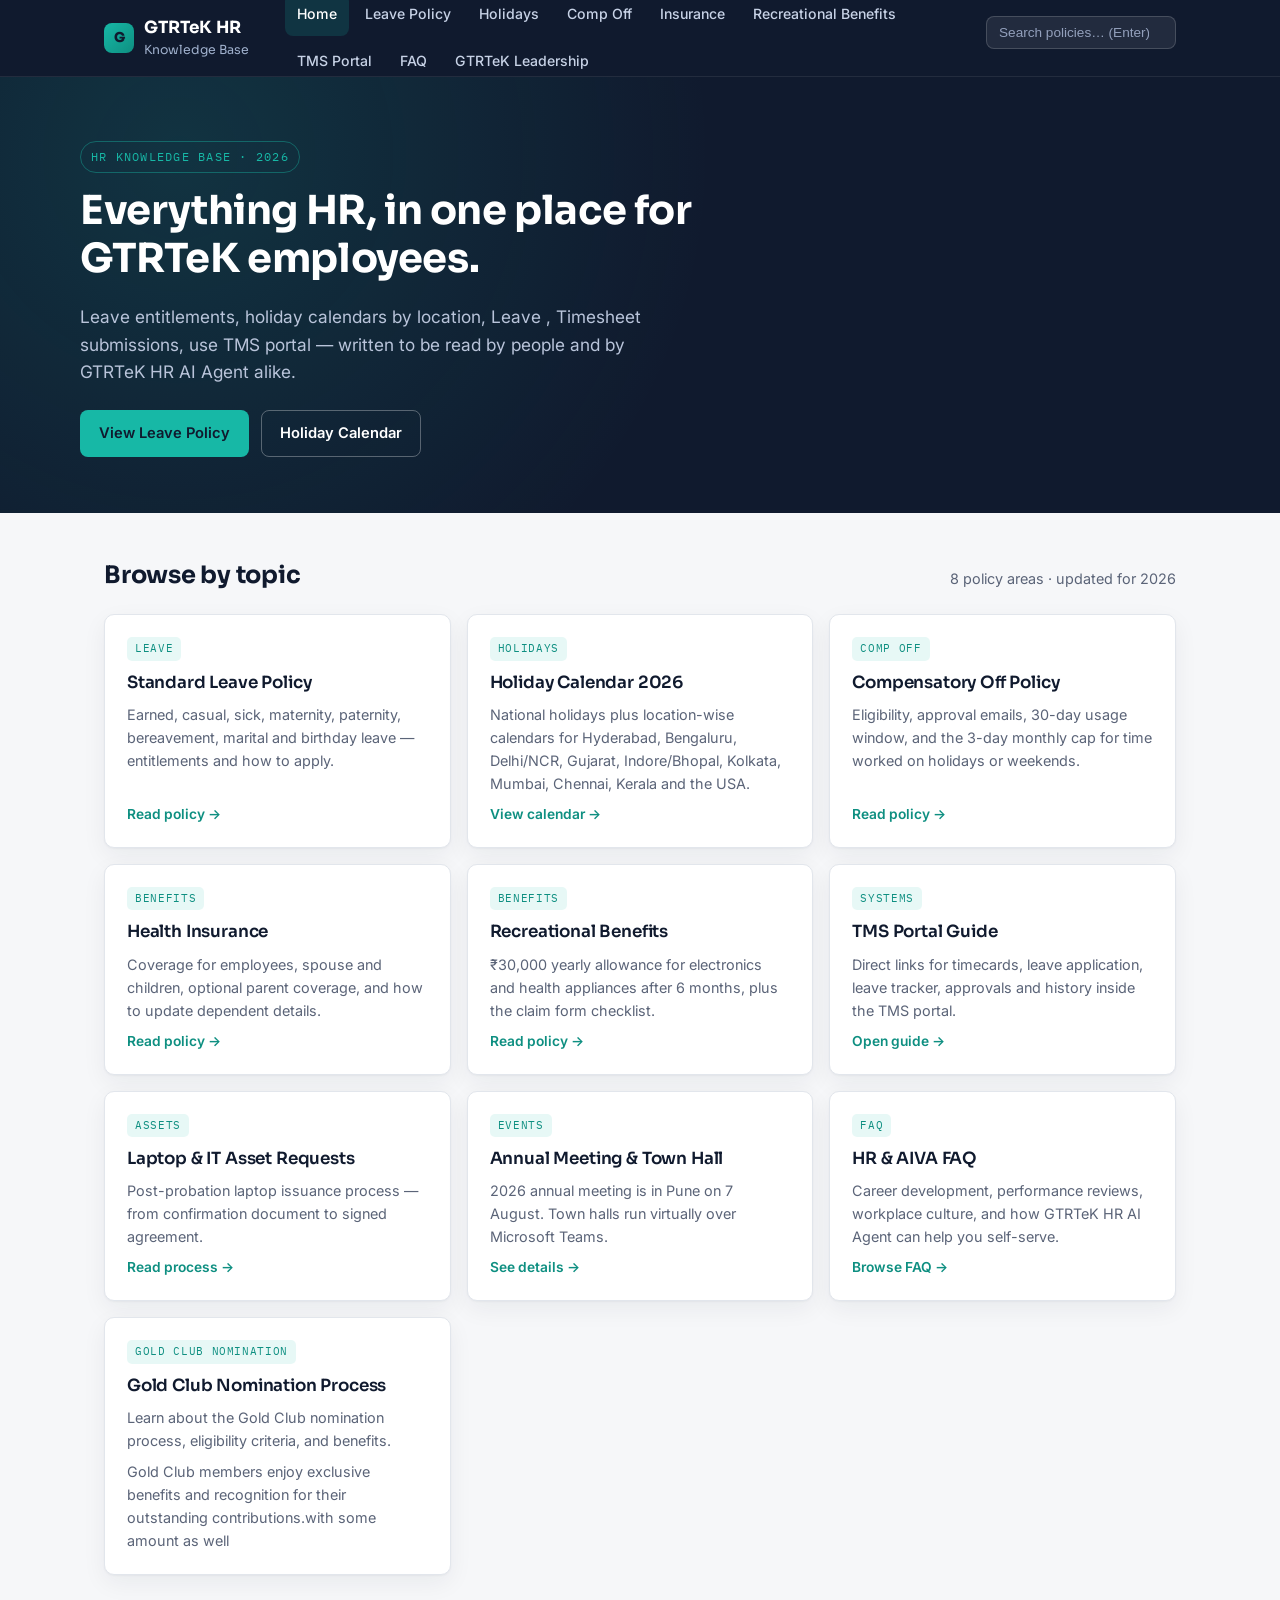
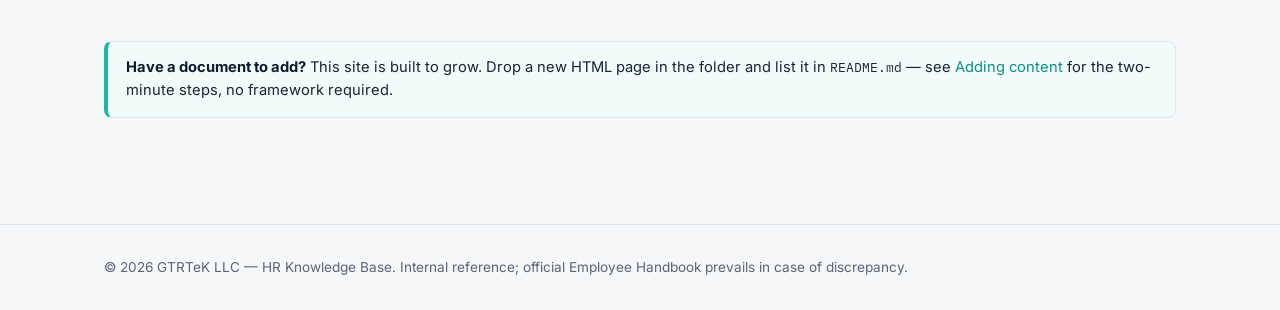
<file: index.html>
<!DOCTYPE html>
<html lang="en">
<head>
<meta charset="UTF-8">
<meta name="viewport" content="width=device-width, initial-scale=1.0">
<title>Home · GTRTeK HR Knowledge Base</title>
<meta name="description" content="GTRTeK HR knowledge base: leave, holidays, comp off, insurance, recreational benefits and TMS portal guidance.">
<link rel="preconnect" href="https://fonts.googleapis.com">
<link rel="preconnect" href="https://fonts.gstatic.com" crossorigin>
<link href="https://fonts.googleapis.com/css2?family=Sora:wght@600;700;800&family=Inter:wght@400;500;600;700&family=IBM+Plex+Mono:wght@500;600&display=swap" rel="stylesheet">
<link rel="stylesheet" href="assets/style.css">
<link rel="icon" href="data:image/svg+xml,<svg xmlns=%22http://www.w3.org/2000/svg%22 viewBox=%220 0 32 32%22><rect width=%2232%22 height=%2232%22 rx=%228%22 fill=%22%23101A2E%22/><text x=%2216%22 y=%2222%22 font-size=%2216%22 text-anchor=%22middle%22 fill=%22%2317B8A6%22 font-family=%22sans-serif%22 font-weight=%22800%22>G</text></svg>">
</head>
<body><a class="skip-link" href="#main">Skip to content</a>
<header class="topbar">
  <div class="topbar-inner">
    <a class="brand" href="index.html">
      <span class="mark">G</span>
      <span>GTRTeK HR<span class="sub">Knowledge Base</span></span>
    </a>
    <!-- <a class="brand" href="index.html">
      <img src="assets/New_logo_GTR.png" alt="GTRTeK logo" >
    </a> -->
    <nav class="main-nav" aria-label="Primary">
        <a href="index.html" class="active">Home</a>
        <a href="GTRLeave-policy.html">Leave Policy</a>
        <a href="holiday-calendar.html">Holidays</a>
        <a href="comp-off-policy.html">Comp Off</a>
        <a href="health-insurance.html">Insurance</a>
        <a href="recreational-benefits.html">Recreational Benefits</a>
        <a href="tms-portal.html">TMS Portal</a>
        <a href="hr-faq.html">FAQ</a>
         <a href="GTRLeadership.html">GTRTeK Leadership</a>
    </nav>
    <button class="nav-toggle" aria-label="Toggle navigation" aria-expanded="false">☰</button>
    <div class="topbar-search">
      <input type="search" id="site-search" placeholder="Search policies… (Enter)" aria-label="Search the knowledge base">
    </div>
  </div>
</header>
<main id="main">
<section class="hero">
  <div class="hero-inner">
    <span class="eyebrow">HR Knowledge Base · 2026</span>
    <h1>Everything HR, in one place for GTRTeK employees.</h1>
    <p class="lead">Leave entitlements, holiday calendars by location, Leave , Timesheet submissions, use TMS portal — written to be read by people and by GTRTeK HR AI Agent alike.</p>
    <div class="hero-actions">
      <a class="btn btn-primary" href="GTRLeave-policy.html">View Leave Policy</a>
      <a class="btn btn-ghost" href="holiday-calendar.html">Holiday Calendar</a>
    </div>
  </div>
</section>

<section class="section">
  <div class="section-head">
    <h2>Browse by topic</h2>
    <span class="meta">8 policy areas · updated for 2026</span>
  </div>
  <div class="card-grid">

    <div class="card" data-searchable>
      <span class="tag">Leave</span>
      <h3>Standard Leave Policy</h3>
      <p>Earned, casual, sick, maternity, paternity, bereavement, marital and birthday leave — entitlements and how to apply.</p>
      <a class="card-link" href="GTRGTRLeave-policy.html">Read policy →</a>
    </div>

    <div class="card" data-searchable>
      <span class="tag">Holidays</span>
      <h3>Holiday Calendar 2026</h3>
      <p>National holidays plus location-wise calendars for Hyderabad, Bengaluru, Delhi/NCR, Gujarat, Indore/Bhopal, Kolkata, Mumbai, Chennai, Kerala and the USA.</p>
      <a class="card-link" href="holiday-calendar.html">View calendar →</a>
    </div>

    <div class="card" data-searchable>
      <span class="tag">Comp Off</span>
      <h3>Compensatory Off Policy</h3>
      <p>Eligibility, approval emails, 30-day usage window, and the 3-day monthly cap for time worked on holidays or weekends.</p>
      <a class="card-link" href="comp-off-policy.html">Read policy →</a>
    </div>

    <div class="card" data-searchable>
      <span class="tag">Benefits</span>
      <h3>Health Insurance</h3>
      <p>Coverage for employees, spouse and children, optional parent coverage, and how to update dependent details.</p>
      <a class="card-link" href="health-insurance.html">Read policy →</a>
    </div>

    <div class="card" data-searchable>
      <span class="tag">Benefits</span>
      <h3>Recreational Benefits</h3>
      <p>₹30,000 yearly allowance for electronics and health appliances after 6 months, plus the claim form checklist.</p>
      <a class="card-link" href="recreational-benefits.html">Read policy →</a>
    </div>

    <div class="card" data-searchable>
      <span class="tag">Systems</span>
      <h3>TMS Portal Guide</h3>
      <p>Direct links for timecards, leave application, leave tracker, approvals and history inside the TMS portal.</p>
      <a class="card-link" href="tms-portal.html">Open guide →</a>
    </div>

    <div class="card" data-searchable>
      <span class="tag">Assets</span>
      <h3>Laptop &amp; IT Asset Requests</h3>
      <p>Post-probation laptop issuance process — from confirmation document to signed agreement.</p>
      <a class="card-link" href="hr-faq.html#laptop">Read process →</a>
    </div>

    <div class="card" data-searchable>
      <span class="tag">Events</span>
      <h3>Annual Meeting &amp; Town Hall</h3>
      <p>2026 annual meeting is in Pune on 7 August. Town halls run virtually over Microsoft Teams.</p>
      <a class="card-link" href="hr-faq.html#events">See details →</a>
    </div>

    <div class="card" data-searchable>
      <span class="tag">FAQ</span>
      <h3>HR &amp; AIVA FAQ</h3>
      <p>Career development, performance reviews, workplace culture, and how GTRTeK HR AI Agent can help you self-serve.</p>
      <a class="card-link" href="hr-faq.html">Browse FAQ →</a>
    </div>
    <div class="card" data-searchable>
      <span class="tag">Gold Club Nomination</span>
      <h3>Gold Club Nomination Process</h3>
      <p>Learn about the Gold Club nomination process, eligibility criteria, and benefits.</p>
    <p>Gold Club members enjoy exclusive benefits and recognition for their outstanding contributions.with some amount as well</p>
    </div>
  </div>
</section>

<section class="section" style="padding-top:0;">
  <div class="callout">
    <strong>Have a document to add?</strong> This site is built to grow. Drop a new HTML page in the folder and list it in <code>README.md</code> — see <a href="README.md">Adding content</a> for the two-minute steps, no framework required.
  </div>
</section>
</main><footer>
  <div class="shell">
    <div>© 2026 GTRTeK LLC — HR Knowledge Base. Internal reference; official Employee Handbook prevails in case of discrepancy.</div>

  </div>
</footer>
<script src="assets/script.js"></script>
</body>
</html>
</file>
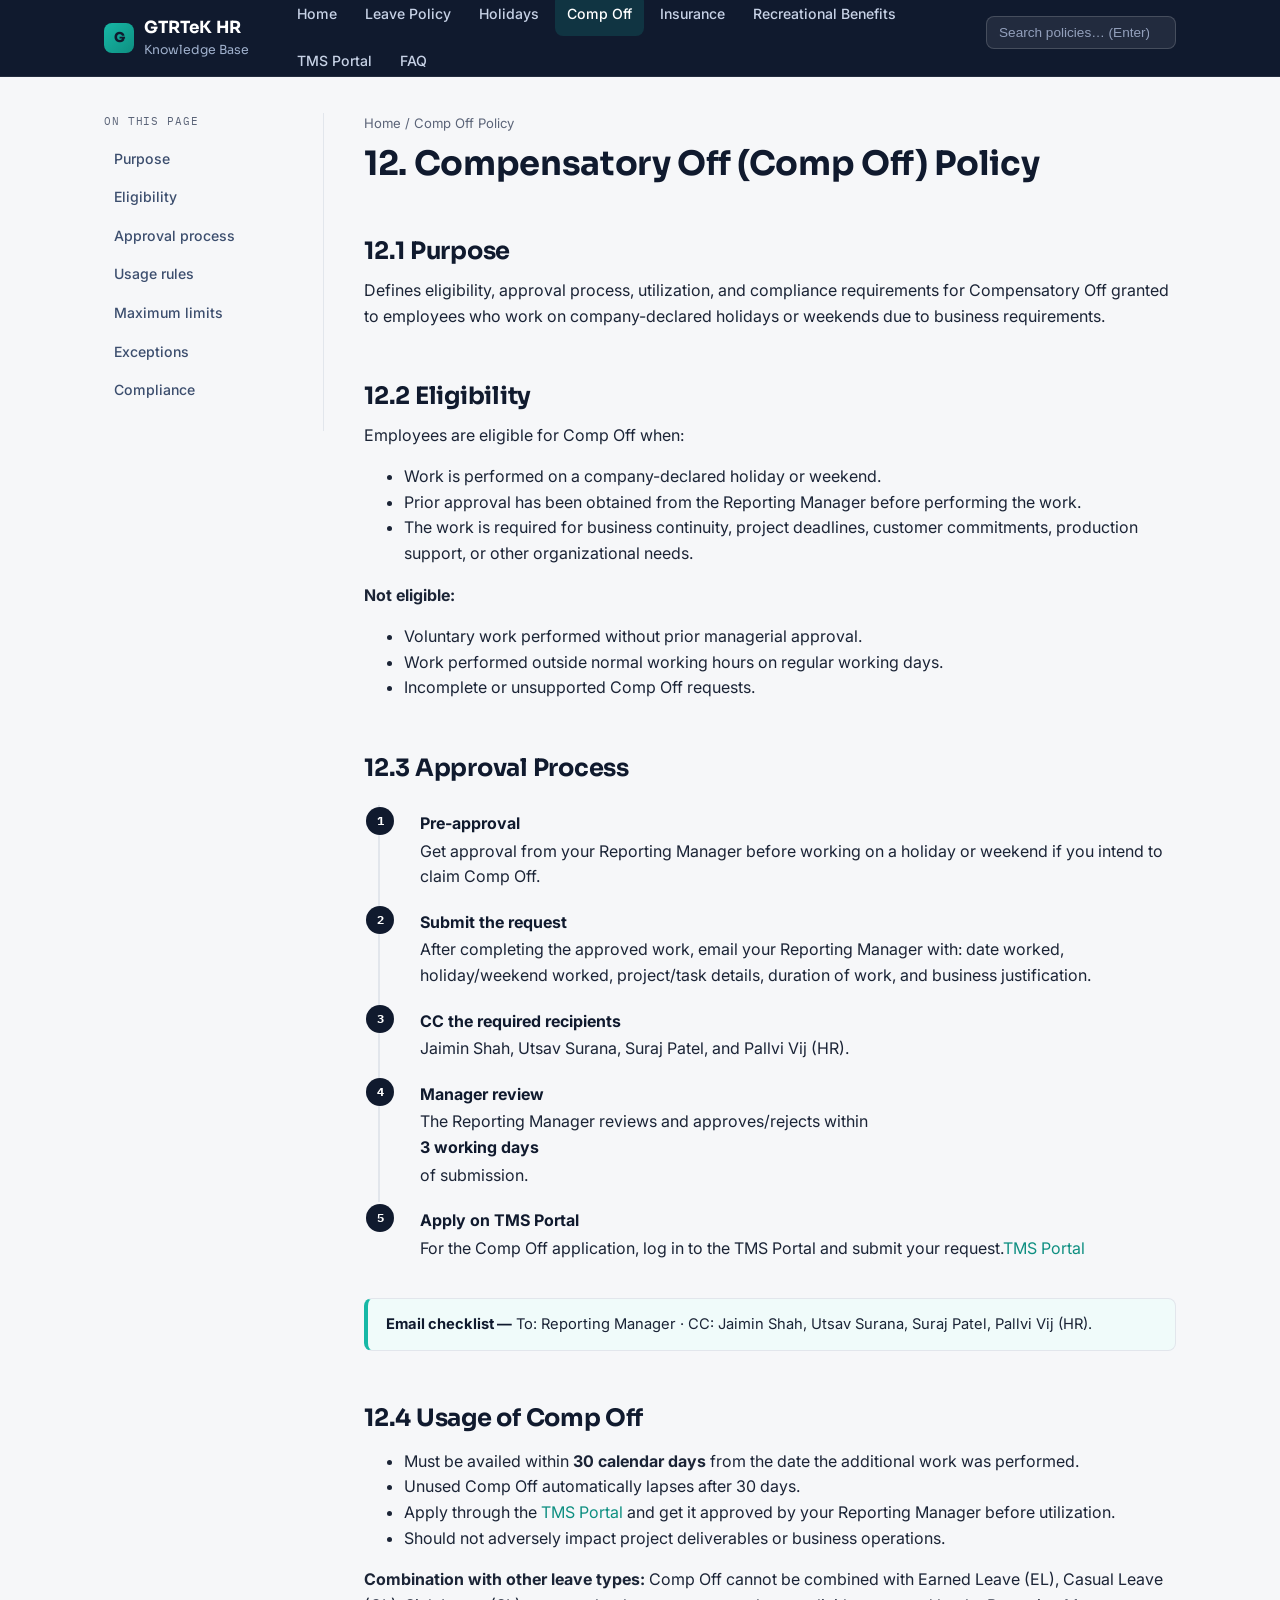
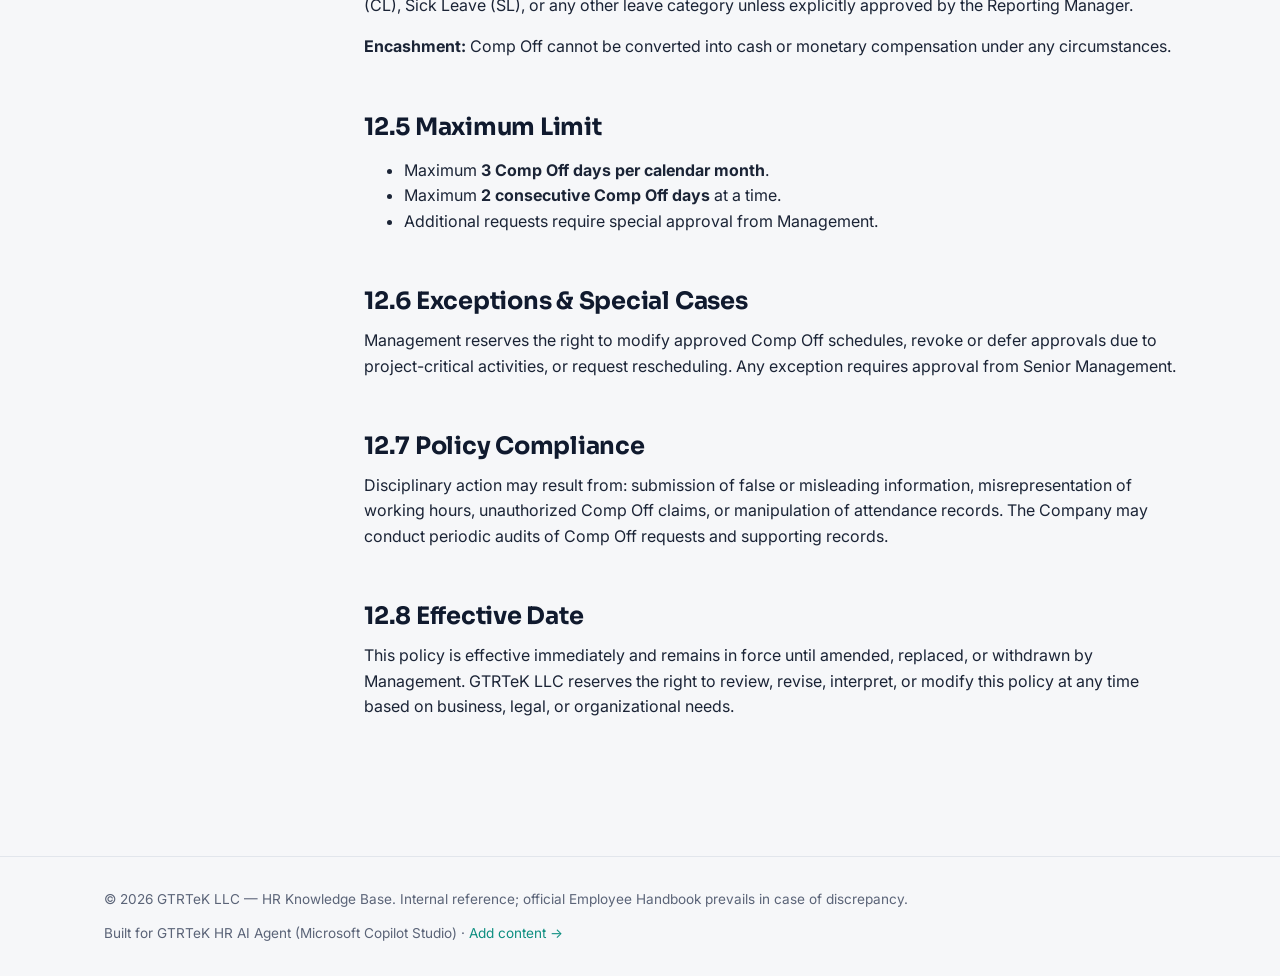
<file: comp-off-policy.html>
<!DOCTYPE html>
<html lang="en">
<head>
<meta charset="UTF-8">
<meta name="viewport" content="width=device-width, initial-scale=1.0">
<title>Comp Off Policy · GTRTeK HR Knowledge Base</title>
<meta name="description" content="Compensatory off eligibility, approval process and usage rules at GTRTeK LLC.">
<link rel="preconnect" href="https://fonts.googleapis.com">
<link rel="preconnect" href="https://fonts.gstatic.com" crossorigin>
<link href="https://fonts.googleapis.com/css2?family=Sora:wght@600;700;800&family=Inter:wght@400;500;600;700&family=IBM+Plex+Mono:wght@500;600&display=swap" rel="stylesheet">
<link rel="stylesheet" href="assets/style.css">
<link rel="icon" href="data:image/svg+xml,<svg xmlns=%22http://www.w3.org/2000/svg%22 viewBox=%220 0 32 32%22><rect width=%2232%22 height=%2232%22 rx=%228%22 fill=%22%23101A2E%22/><text x=%2216%22 y=%2222%22 font-size=%2216%22 text-anchor=%22middle%22 fill=%22%2317B8A6%22 font-family=%22sans-serif%22 font-weight=%22800%22>G</text></svg>">
</head>
<body><a class="skip-link" href="#main">Skip to content</a>
<header class="topbar">
  <div class="topbar-inner">
    <a class="brand" href="index.html">
      <span class="mark">G</span>
      <span>GTRTeK HR<span class="sub">Knowledge Base</span></span>
    </a>
    <nav class="main-nav" aria-label="Primary">
        <a href="index.html">Home</a>
        <a href="GTRLeave-policy.html">Leave Policy</a>
        <a href="holiday-calendar.html">Holidays</a>
        <a href="comp-off-policy.html" class="active">Comp Off</a>
        <a href="health-insurance.html">Insurance</a>
        <a href="recreational-benefits.html">Recreational Benefits</a>
        <a href="tms-portal.html">TMS Portal</a>
        <a href="hr-faq.html">FAQ</a>
    </nav>
    <button class="nav-toggle" aria-label="Toggle navigation" aria-expanded="false">☰</button>
    <div class="topbar-search">
      <input type="search" id="site-search" placeholder="Search policies… (Enter)" aria-label="Search the knowledge base">
    </div>
  </div>
</header>
<main id="main" class="page">
<nav class="side-nav" aria-label="On this page">
  <span class="eyebrow">On this page</span>
  <ul>
    <li><a href="#purpose">Purpose</a></li>
    <li><a href="#eligibility">Eligibility</a></li>
    <li><a href="#approval">Approval process</a></li>
    <li><a href="#usage">Usage rules</a></li>
    <li><a href="#limits">Maximum limits</a></li>
    <li><a href="#exceptions">Exceptions</a></li>
    <li><a href="#compliance">Compliance</a></li>
  </ul>
</nav>
<div class="content">
<div class="crumb"><a href="index.html">Home</a> / Comp Off Policy</div>
<h1>12. Compensatory Off (Comp Off) Policy</h1>

<h2 id="purpose">12.1 Purpose</h2>
<p>Defines eligibility, approval process, utilization, and compliance requirements for Compensatory Off granted to employees who work on company-declared holidays or weekends due to business requirements.</p>

<h2 id="eligibility">12.2 Eligibility</h2>
<p>Employees are eligible for Comp Off when:</p>
<ul data-searchable>
<li>Work is performed on a company-declared holiday or weekend.</li>
<li>Prior approval has been obtained from the Reporting Manager before performing the work.</li>
<li>The work is required for business continuity, project deadlines, customer commitments, production support, or other organizational needs.</li>
</ul>
<p><strong>Not eligible:</strong></p>
<ul data-searchable>
<li>Voluntary work performed without prior managerial approval.</li>
<li>Work performed outside normal working hours on regular working days.</li>
<li>Incomplete or unsupported Comp Off requests.</li>
</ul>

<h2 id="approval">12.3 Approval Process</h2>
<ol class="steps">
<li><strong>Pre-approval</strong> Get approval from your Reporting Manager before working on a holiday or weekend if you intend to claim Comp Off.</li>
<li><strong>Submit the request</strong> After completing the approved work, email your Reporting Manager with: date worked, holiday/weekend worked, project/task details, duration of work, and business justification.</li>
<li><strong>CC the required recipients</strong> Jaimin Shah, Utsav Surana, Suraj Patel, and Pallvi Vij (HR).</li>
<li><strong>Manager review</strong> The Reporting Manager reviews and approves/rejects within <strong>3 working days</strong> of submission.</li>
<li><strong>Apply on TMS Portal</strong> For the Comp Off application, log in to the TMS Portal and submit your request.<a href="https://tms.gtrtek.com/">TMS Portal</a></li>
</ol>

<div class="callout">
  <strong>Email checklist —</strong> To: Reporting Manager · CC: Jaimin Shah, Utsav Surana, Suraj Patel, Pallvi Vij (HR).
</div>

<h2 id="usage">12.4 Usage of Comp Off</h2>
<ul data-searchable>
<li>Must be availed within <strong>30 calendar days</strong> from the date the additional work was performed.</li>
<li>Unused Comp Off automatically lapses after 30 days.</li>
<li>Apply through the <a href="https://tms.gtrtek.com/">TMS Portal</a> and get it approved by your Reporting Manager before utilization.</li>
<li>Should not adversely impact project deliverables or business operations.</li>
</ul>
<p><strong>Combination with other leave types:</strong> Comp Off cannot be combined with Earned Leave (EL), Casual Leave (CL), Sick Leave (SL), or any other leave category unless explicitly approved by the Reporting Manager.</p>
<p><strong>Encashment:</strong> Comp Off cannot be converted into cash or monetary compensation under any circumstances.</p>

<h2 id="limits">12.5 Maximum Limit</h2>
<ul data-searchable>
<li>Maximum <strong>3 Comp Off days per calendar month</strong>.</li>
<li>Maximum <strong>2 consecutive Comp Off days</strong> at a time.</li>
<li>Additional requests require special approval from Management.</li>
</ul>

<h2 id="exceptions">12.6 Exceptions &amp; Special Cases</h2>
<p>Management reserves the right to modify approved Comp Off schedules, revoke or defer approvals due to project-critical activities, or request rescheduling. Any exception requires approval from Senior Management.</p>

<h2 id="compliance">12.7 Policy Compliance</h2>
<p>Disciplinary action may result from: submission of false or misleading information, misrepresentation of working hours, unauthorized Comp Off claims, or manipulation of attendance records. The Company may conduct periodic audits of Comp Off requests and supporting records.</p>

<h2>12.8 Effective Date</h2>
<p>This policy is effective immediately and remains in force until amended, replaced, or withdrawn by Management. GTRTeK LLC reserves the right to review, revise, interpret, or modify this policy at any time based on business, legal, or organizational needs.</p>
</div></main><footer>
  <div class="shell">
    <div>© 2026 GTRTeK LLC — HR Knowledge Base. Internal reference; official Employee Handbook prevails in case of discrepancy.</div>
    <div>Built for GTRTeK HR AI Agent (Microsoft Copilot Studio) · <a href="README.md">Add content →</a></div>
  </div>
</footer>
<script src="assets/script.js"></script>
</body>
</html>
</file>
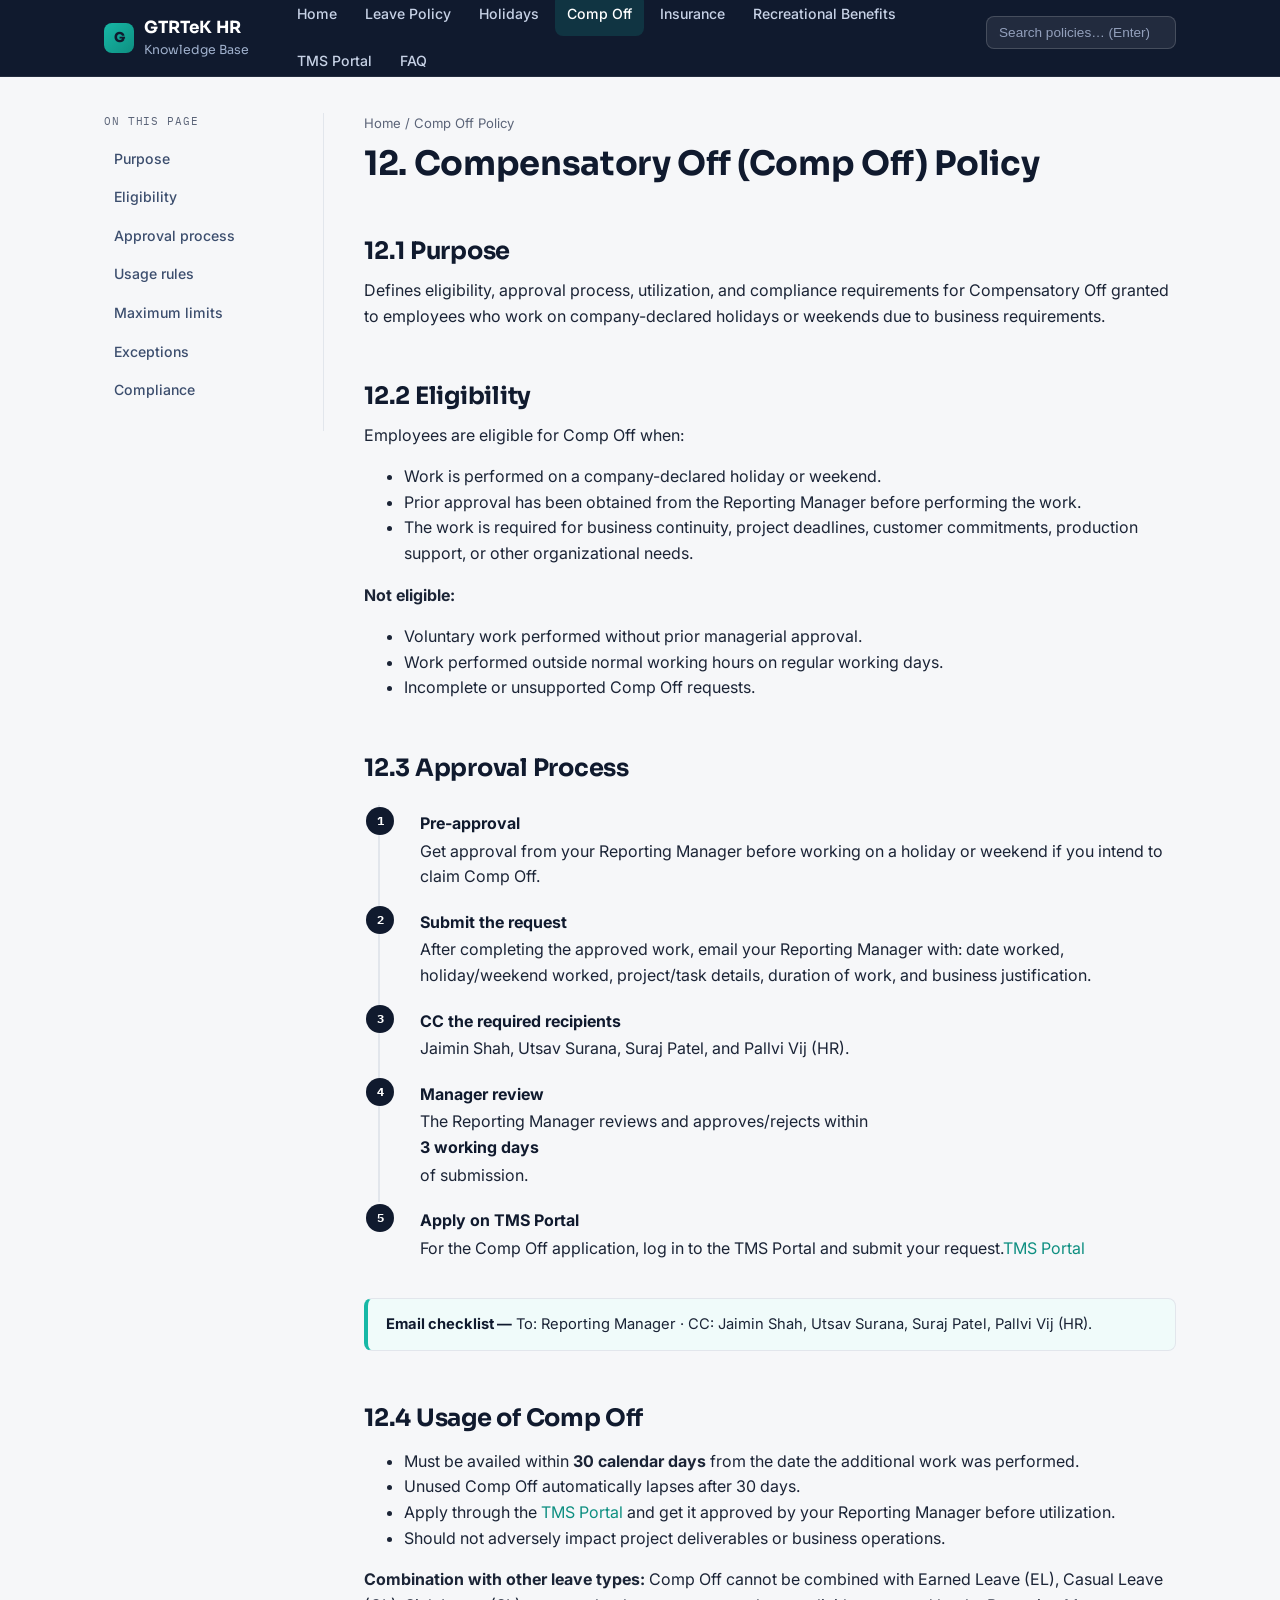
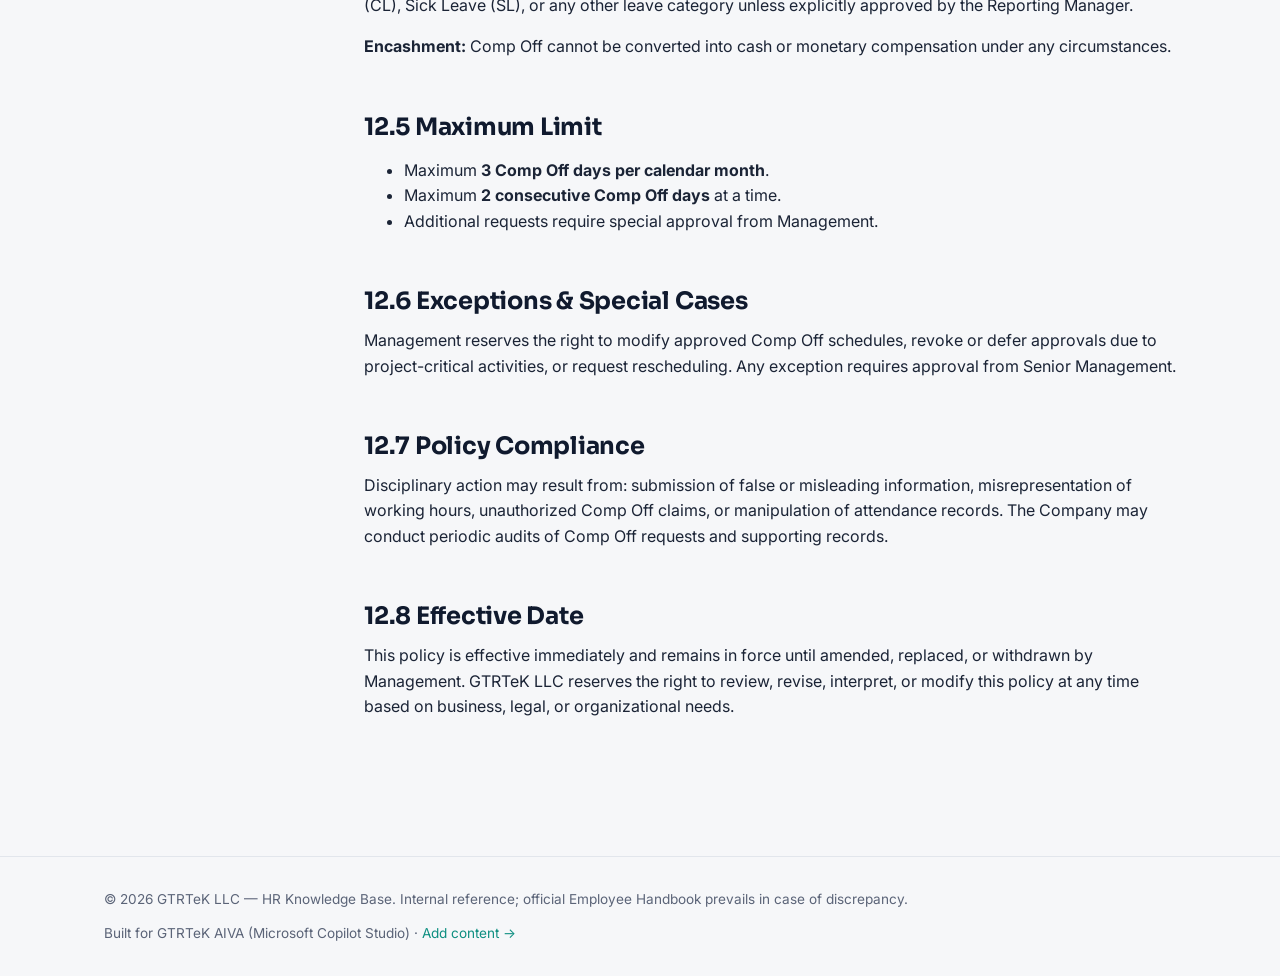
<file: comp-off-policy.html.html>
<!DOCTYPE html>
<html lang="en">
<head>
<meta charset="UTF-8">
<meta name="viewport" content="width=device-width, initial-scale=1.0">
<title>Comp Off Policy · GTRTeK HR Knowledge Base</title>
<meta name="description" content="Compensatory off eligibility, approval process and usage rules at GTRTeK LLC.">
<link rel="preconnect" href="https://fonts.googleapis.com">
<link rel="preconnect" href="https://fonts.gstatic.com" crossorigin>
<link href="https://fonts.googleapis.com/css2?family=Sora:wght@600;700;800&family=Inter:wght@400;500;600;700&family=IBM+Plex+Mono:wght@500;600&display=swap" rel="stylesheet">
<link rel="stylesheet" href="assets/style.css">
<link rel="icon" href="data:image/svg+xml,<svg xmlns=%22http://www.w3.org/2000/svg%22 viewBox=%220 0 32 32%22><rect width=%2232%22 height=%2232%22 rx=%228%22 fill=%22%23101A2E%22/><text x=%2216%22 y=%2222%22 font-size=%2216%22 text-anchor=%22middle%22 fill=%22%2317B8A6%22 font-family=%22sans-serif%22 font-weight=%22800%22>G</text></svg>">
</head>
<body><a class="skip-link" href="#main">Skip to content</a>
<header class="topbar">
  <div class="topbar-inner">
    <a class="brand" href="index.html">
      <span class="mark">G</span>
      <span>GTRTeK HR<span class="sub">Knowledge Base</span></span>
    </a>
    <nav class="main-nav" aria-label="Primary">
        <a href="index.html">Home</a>
        <a href="GTRLeave-policy.html">Leave Policy</a>
        <a href="holiday-calendar.html">Holidays</a>
        <a href="comp-off-policy.html" class="active">Comp Off</a>
        <a href="health-insurance.html">Insurance</a>
        <a href="recreational-benefits.html">Recreational Benefits</a>
        <a href="tms-portal.html">TMS Portal</a>
        <a href="hr-faq.html">FAQ</a>
    </nav>
    <button class="nav-toggle" aria-label="Toggle navigation" aria-expanded="false">☰</button>
    <div class="topbar-search">
      <input type="search" id="site-search" placeholder="Search policies… (Enter)" aria-label="Search the knowledge base">
    </div>
  </div>
</header>
<main id="main" class="page">
<nav class="side-nav" aria-label="On this page">
  <span class="eyebrow">On this page</span>
  <ul>
    <li><a href="#purpose">Purpose</a></li>
    <li><a href="#eligibility">Eligibility</a></li>
    <li><a href="#approval">Approval process</a></li>
    <li><a href="#usage">Usage rules</a></li>
    <li><a href="#limits">Maximum limits</a></li>
    <li><a href="#exceptions">Exceptions</a></li>
    <li><a href="#compliance">Compliance</a></li>
  </ul>
</nav>
<div class="content">
<div class="crumb"><a href="index.html">Home</a> / Comp Off Policy</div>
<h1>12. Compensatory Off (Comp Off) Policy</h1>

<h2 id="purpose">12.1 Purpose</h2>
<p>Defines eligibility, approval process, utilization, and compliance requirements for Compensatory Off granted to employees who work on company-declared holidays or weekends due to business requirements.</p>

<h2 id="eligibility">12.2 Eligibility</h2>
<p>Employees are eligible for Comp Off when:</p>
<ul data-searchable>
<li>Work is performed on a company-declared holiday or weekend.</li>
<li>Prior approval has been obtained from the Reporting Manager before performing the work.</li>
<li>The work is required for business continuity, project deadlines, customer commitments, production support, or other organizational needs.</li>
</ul>
<p><strong>Not eligible:</strong></p>
<ul data-searchable>
<li>Voluntary work performed without prior managerial approval.</li>
<li>Work performed outside normal working hours on regular working days.</li>
<li>Incomplete or unsupported Comp Off requests.</li>
</ul>

<h2 id="approval">12.3 Approval Process</h2>
<ol class="steps">
<li><strong>Pre-approval</strong> Get approval from your Reporting Manager before working on a holiday or weekend if you intend to claim Comp Off.</li>
<li><strong>Submit the request</strong> After completing the approved work, email your Reporting Manager with: date worked, holiday/weekend worked, project/task details, duration of work, and business justification.</li>
<li><strong>CC the required recipients</strong> Jaimin Shah, Utsav Surana, Suraj Patel, and Pallvi Vij (HR).</li>
<li><strong>Manager review</strong> The Reporting Manager reviews and approves/rejects within <strong>3 working days</strong> of submission.</li>
<li><strong>Apply on TMS Portal</strong> For the Comp Off application, log in to the TMS Portal and submit your request.<a href="https://tms.gtrtek.com/">TMS Portal</a></li>
</ol>

<div class="callout">
  <strong>Email checklist —</strong> To: Reporting Manager · CC: Jaimin Shah, Utsav Surana, Suraj Patel, Pallvi Vij (HR).
</div>

<h2 id="usage">12.4 Usage of Comp Off</h2>
<ul data-searchable>
<li>Must be availed within <strong>30 calendar days</strong> from the date the additional work was performed.</li>
<li>Unused Comp Off automatically lapses after 30 days.</li>
<li>Apply through the <a href="https://tms.gtrtek.com/">TMS Portal</a> and get it approved by your Reporting Manager before utilization.</li>
<li>Should not adversely impact project deliverables or business operations.</li>
</ul>
<p><strong>Combination with other leave types:</strong> Comp Off cannot be combined with Earned Leave (EL), Casual Leave (CL), Sick Leave (SL), or any other leave category unless explicitly approved by the Reporting Manager.</p>
<p><strong>Encashment:</strong> Comp Off cannot be converted into cash or monetary compensation under any circumstances.</p>

<h2 id="limits">12.5 Maximum Limit</h2>
<ul data-searchable>
<li>Maximum <strong>3 Comp Off days per calendar month</strong>.</li>
<li>Maximum <strong>2 consecutive Comp Off days</strong> at a time.</li>
<li>Additional requests require special approval from Management.</li>
</ul>

<h2 id="exceptions">12.6 Exceptions &amp; Special Cases</h2>
<p>Management reserves the right to modify approved Comp Off schedules, revoke or defer approvals due to project-critical activities, or request rescheduling. Any exception requires approval from Senior Management.</p>

<h2 id="compliance">12.7 Policy Compliance</h2>
<p>Disciplinary action may result from: submission of false or misleading information, misrepresentation of working hours, unauthorized Comp Off claims, or manipulation of attendance records. The Company may conduct periodic audits of Comp Off requests and supporting records.</p>

<h2>12.8 Effective Date</h2>
<p>This policy is effective immediately and remains in force until amended, replaced, or withdrawn by Management. GTRTeK LLC reserves the right to review, revise, interpret, or modify this policy at any time based on business, legal, or organizational needs.</p>
</div></main><footer>
  <div class="shell">
    <div>© 2026 GTRTeK LLC — HR Knowledge Base. Internal reference; official Employee Handbook prevails in case of discrepancy.</div>
    <div>Built for GTRTeK AIVA (Microsoft Copilot Studio) · <a href="README.md">Add content →</a></div>
  </div>
</footer>
<script src="assets/script.js"></script>
</body>
</html>
</file>
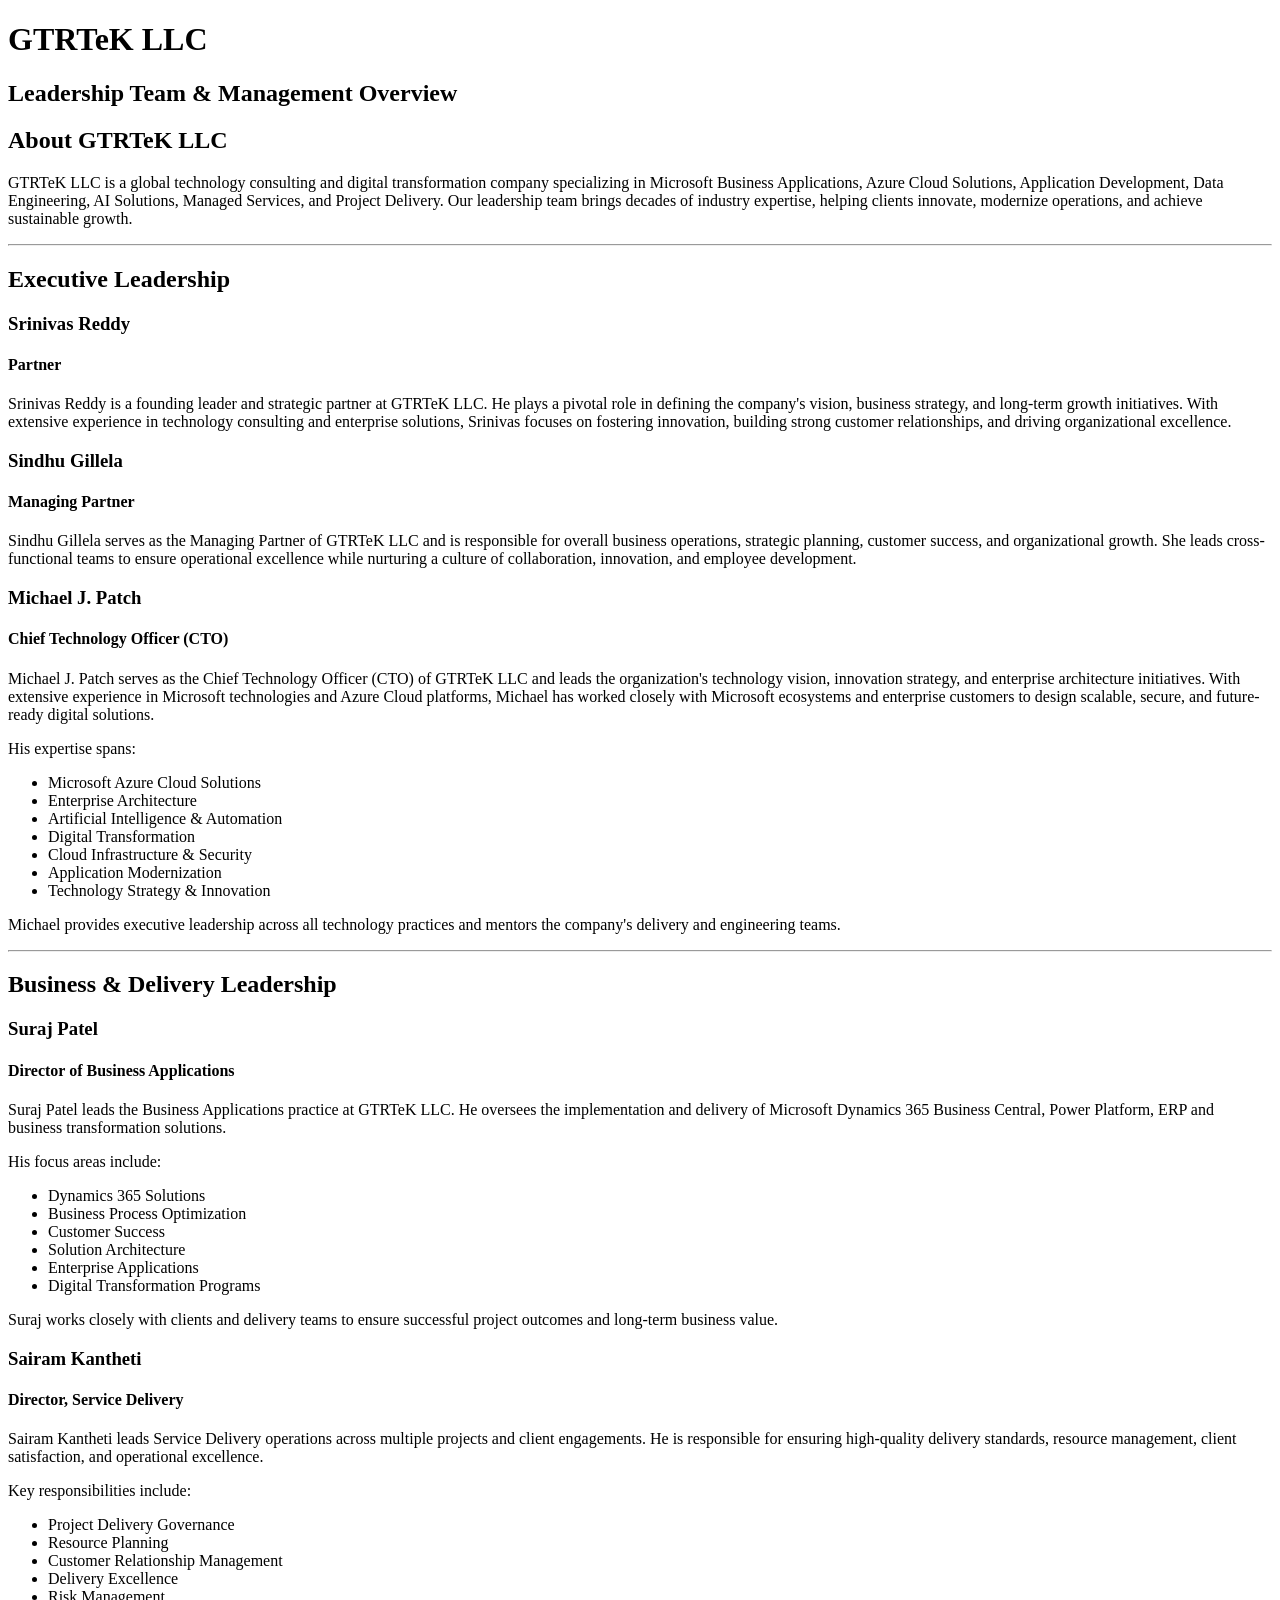
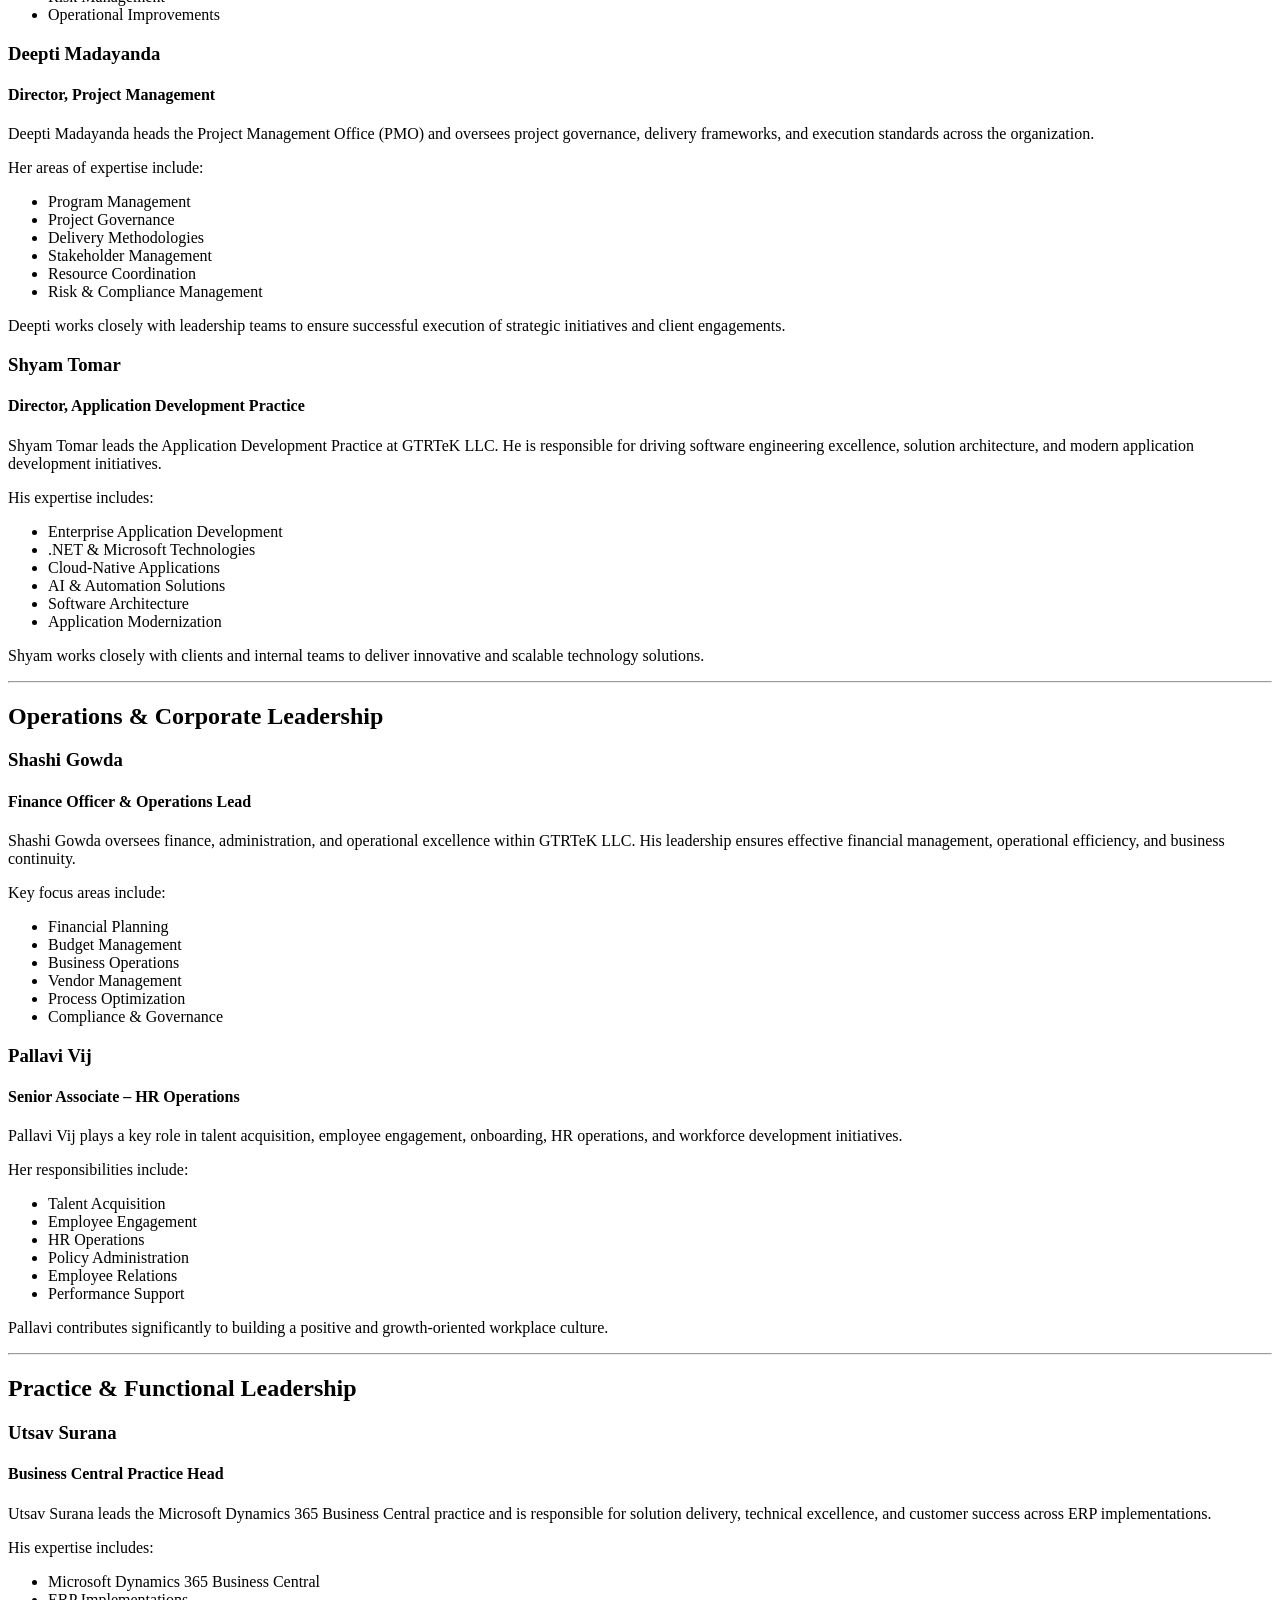
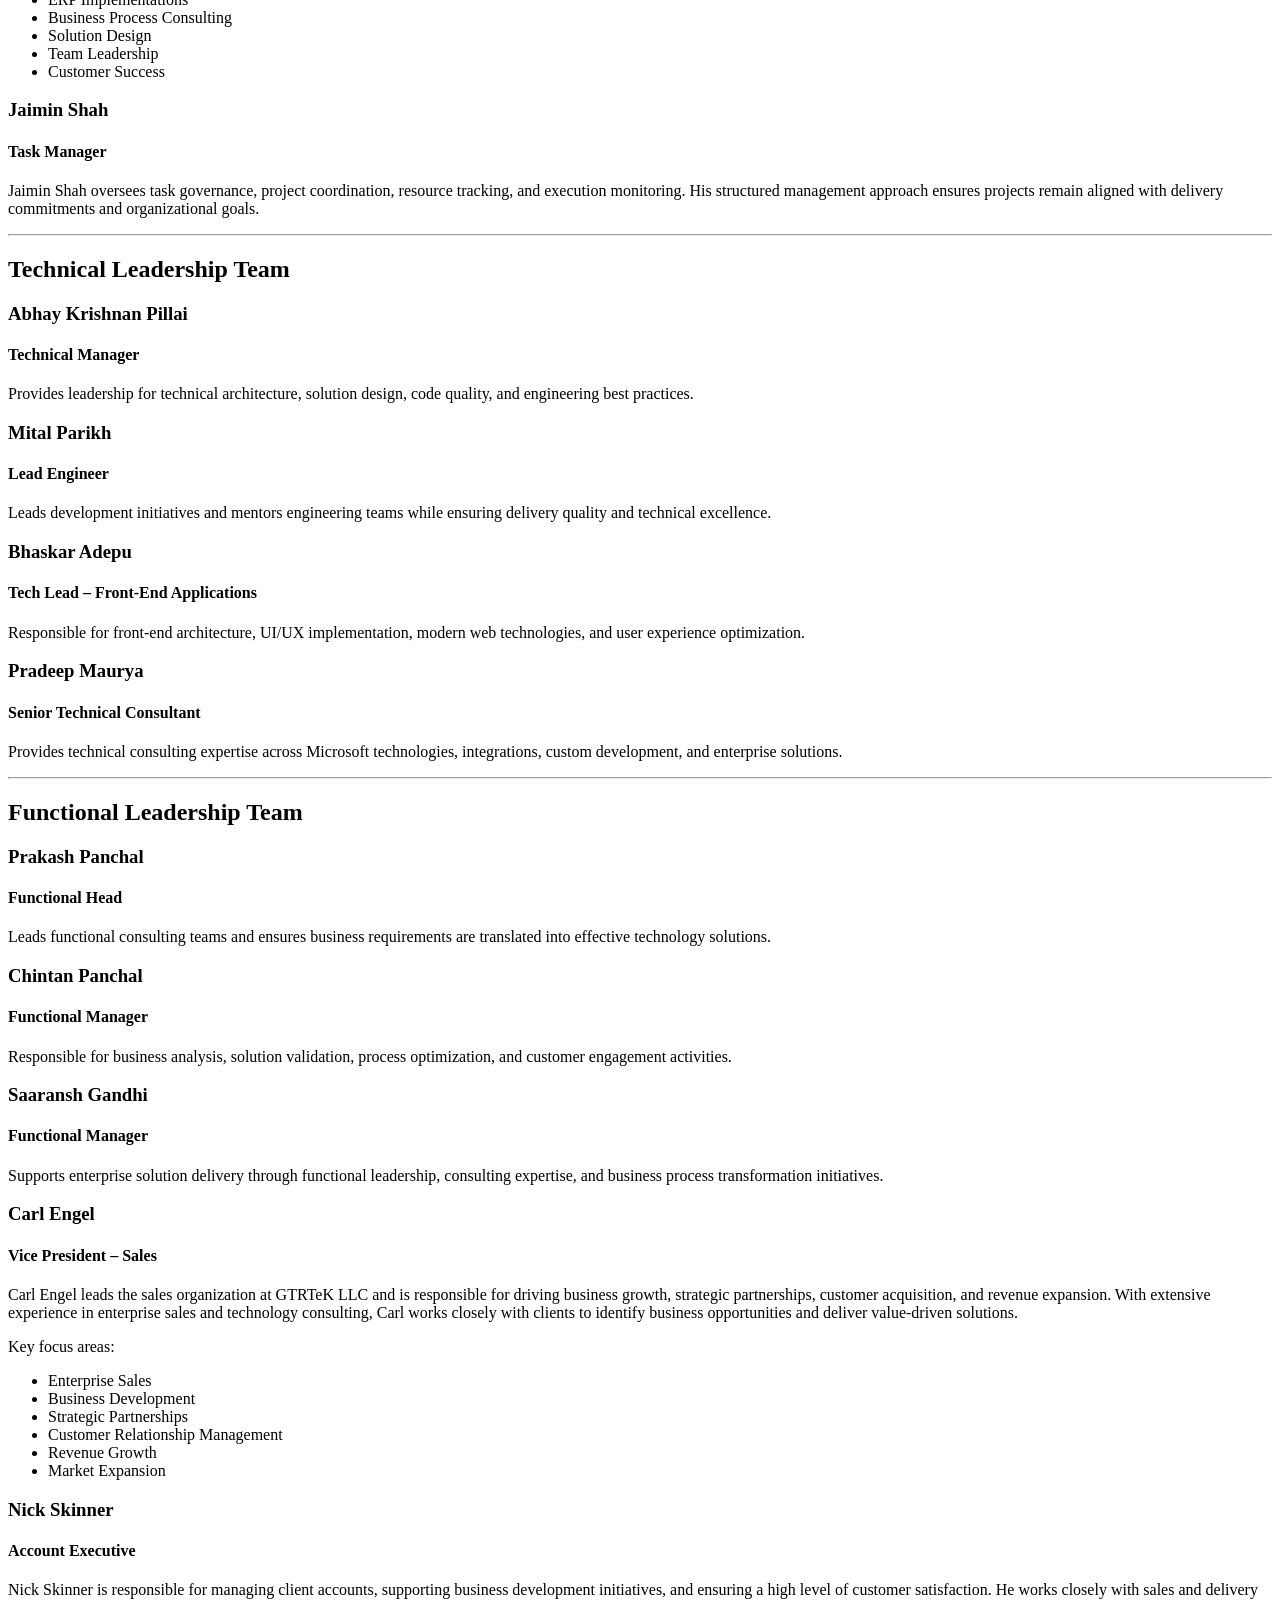
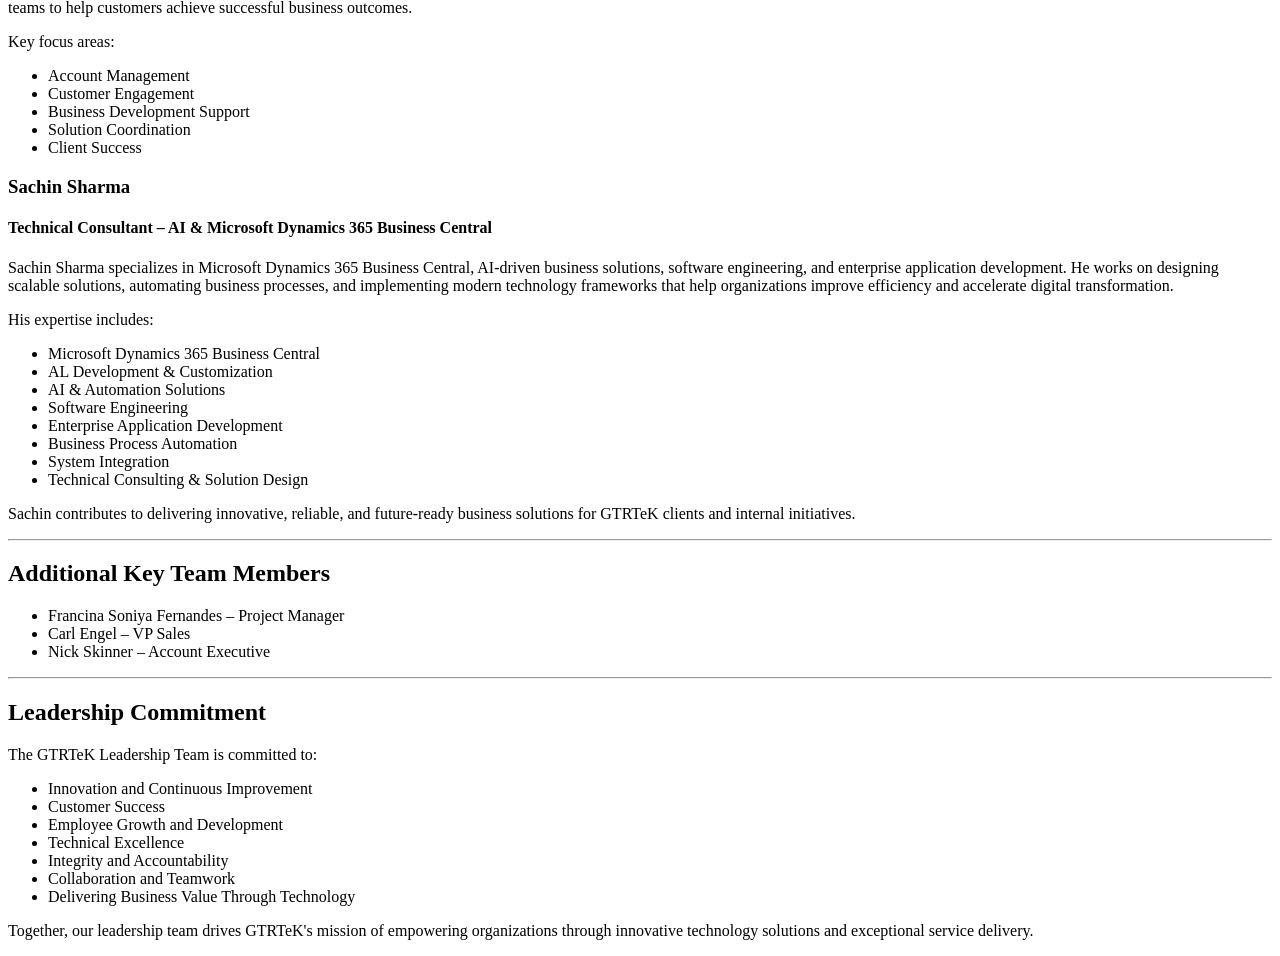
<file: GTRLeadership.html>
<!DOCTYPE html>
<html lang="en">
<head>
<meta charset="UTF-8">
<title>GTRTeK LLC - Leadership Team & Management Overview</title>
</head>
<body>
 
<h1>GTRTeK LLC</h1>
<h2>Leadership Team &amp; Management Overview</h2>
 
<h2>About GTRTeK LLC</h2>
<p>
GTRTeK LLC is a global technology consulting and digital transformation company specializing in
Microsoft Business Applications, Azure Cloud Solutions, Application Development, Data Engineering,
AI Solutions, Managed Services, and Project Delivery. Our leadership team brings decades of industry
expertise, helping clients innovate, modernize operations, and achieve sustainable growth.
</p>
 
<hr>
 
<h2>Executive Leadership</h2>
 
<h3>Srinivas Reddy</h3>
<h4>Partner</h4>
<p>
Srinivas Reddy is a founding leader and strategic partner at GTRTeK LLC. He plays a pivotal role in
defining the company's vision, business strategy, and long-term growth initiatives. With extensive
experience in technology consulting and enterprise solutions, Srinivas focuses on fostering innovation,
building strong customer relationships, and driving organizational excellence.
</p>
 
<h3>Sindhu Gillela</h3>
<h4>Managing Partner</h4>
<p>
Sindhu Gillela serves as the Managing Partner of GTRTeK LLC and is responsible for overall business
operations, strategic planning, customer success, and organizational growth. She leads cross-functional
teams to ensure operational excellence while nurturing a culture of collaboration, innovation, and
employee development.
</p>
 
<h3>Michael J. Patch</h3>
<h4>Chief Technology Officer (CTO)</h4>
<p>
Michael J. Patch serves as the Chief Technology Officer (CTO) of GTRTeK LLC and leads the
organization's technology vision, innovation strategy, and enterprise architecture initiatives. With
extensive experience in Microsoft technologies and Azure Cloud platforms, Michael has worked closely
with Microsoft ecosystems and enterprise customers to design scalable, secure, and future-ready digital
solutions.
</p>
<p>His expertise spans:</p>
<ul>
<li>Microsoft Azure Cloud Solutions</li>
<li>Enterprise Architecture</li>
<li>Artificial Intelligence &amp; Automation</li>
<li>Digital Transformation</li>
<li>Cloud Infrastructure &amp; Security</li>
<li>Application Modernization</li>
<li>Technology Strategy &amp; Innovation</li>
</ul>
<p>
Michael provides executive leadership across all technology practices and mentors the company's
delivery and engineering teams.
</p>
 
<hr>
 
<h2>Business &amp; Delivery Leadership</h2>
 
<h3>Suraj Patel</h3>
<h4>Director of Business Applications</h4>
<p>
Suraj Patel leads the Business Applications practice at GTRTeK LLC. He oversees the implementation
and delivery of Microsoft Dynamics 365 Business Central, Power Platform, ERP and business
transformation solutions.
</p>
<p>His focus areas include:</p>
<ul>
<li>Dynamics 365 Solutions</li>
<li>Business Process Optimization</li>
<li>Customer Success</li>
<li>Solution Architecture</li>
<li>Enterprise Applications</li>
<li>Digital Transformation Programs</li>
</ul>
<p>
Suraj works closely with clients and delivery teams to ensure successful project outcomes and
long-term business value.
</p>
 
<h3>Sairam Kantheti</h3>
<h4>Director, Service Delivery</h4>
<p>
Sairam Kantheti leads Service Delivery operations across multiple projects and client engagements. He
is responsible for ensuring high-quality delivery standards, resource management, client satisfaction,
and operational excellence.
</p>
<p>Key responsibilities include:</p>
<ul>
<li>Project Delivery Governance</li>
<li>Resource Planning</li>
<li>Customer Relationship Management</li>
<li>Delivery Excellence</li>
<li>Risk Management</li>
<li>Operational Improvements</li>
</ul>
 
<h3>Deepti Madayanda</h3>
<h4>Director, Project Management</h4>
<p>
Deepti Madayanda heads the Project Management Office (PMO) and oversees project governance,
delivery frameworks, and execution standards across the organization.
</p>
<p>Her areas of expertise include:</p>
<ul>
<li>Program Management</li>
<li>Project Governance</li>
<li>Delivery Methodologies</li>
<li>Stakeholder Management</li>
<li>Resource Coordination</li>
<li>Risk &amp; Compliance Management</li>
</ul>
<p>
Deepti works closely with leadership teams to ensure successful execution of strategic initiatives and
client engagements.
</p>
 
<h3>Shyam Tomar</h3>
<h4>Director, Application Development Practice</h4>
<p>
Shyam Tomar leads the Application Development Practice at GTRTeK LLC. He is responsible for driving
software engineering excellence, solution architecture, and modern application development
initiatives.
</p>
<p>His expertise includes:</p>
<ul>
<li>Enterprise Application Development</li>
<li>.NET &amp; Microsoft Technologies</li>
<li>Cloud-Native Applications</li>
<li>AI &amp; Automation Solutions</li>
<li>Software Architecture</li>
<li>Application Modernization</li>
</ul>
<p>
Shyam works closely with clients and internal teams to deliver innovative and scalable technology
solutions.
</p>
 
<hr>
 
<h2>Operations &amp; Corporate Leadership</h2>
 
<h3>Shashi Gowda</h3>
<h4>Finance Officer &amp; Operations Lead</h4>
<p>
Shashi Gowda oversees finance, administration, and operational excellence within GTRTeK LLC. His
leadership ensures effective financial management, operational efficiency, and business continuity.
</p>
<p>Key focus areas include:</p>
<ul>
<li>Financial Planning</li>
<li>Budget Management</li>
<li>Business Operations</li>
<li>Vendor Management</li>
<li>Process Optimization</li>
<li>Compliance &amp; Governance</li>
</ul>
 
<h3>Pallavi Vij</h3>
<h4>Senior Associate &ndash; HR Operations</h4>
<p>
Pallavi Vij plays a key role in talent acquisition, employee engagement, onboarding, HR operations, and
workforce development initiatives.
</p>
<p>Her responsibilities include:</p>
<ul>
<li>Talent Acquisition</li>
<li>Employee Engagement</li>
<li>HR Operations</li>
<li>Policy Administration</li>
<li>Employee Relations</li>
<li>Performance Support</li>
</ul>
<p>
Pallavi contributes significantly to building a positive and growth-oriented workplace culture.
</p>
 
<hr>
 
<h2>Practice &amp; Functional Leadership</h2>
 
<h3>Utsav Surana</h3>
<h4>Business Central Practice Head</h4>
<p>
Utsav Surana leads the Microsoft Dynamics 365 Business Central practice and is responsible for solution
delivery, technical excellence, and customer success across ERP implementations.
</p>
<p>His expertise includes:</p>
<ul>
<li>Microsoft Dynamics 365 Business Central</li>
<li>ERP Implementations</li>
<li>Business Process Consulting</li>
<li>Solution Design</li>
<li>Team Leadership</li>
<li>Customer Success</li>
</ul>
 
<h3>Jaimin Shah</h3>
<h4>Task Manager</h4>
<p>
Jaimin Shah oversees task governance, project coordination, resource tracking, and execution
monitoring. His structured management approach ensures projects remain aligned with delivery
commitments and organizational goals.
</p>
 
<hr>
 
<h2>Technical Leadership Team</h2>
 
<h3>Abhay Krishnan Pillai</h3>
<h4>Technical Manager</h4>
<p>
Provides leadership for technical architecture, solution design, code quality, and engineering best
practices.
</p>
 
<h3>Mital Parikh</h3>
<h4>Lead Engineer</h4>
<p>
Leads development initiatives and mentors engineering teams while ensuring delivery quality and
technical excellence.
</p>
 
<h3>Bhaskar Adepu</h3>
<h4>Tech Lead &ndash; Front-End Applications</h4>
<p>
Responsible for front-end architecture, UI/UX implementation, modern web technologies, and user
experience optimization.
</p>
 
<h3>Pradeep Maurya</h3>
<h4>Senior Technical Consultant</h4>
<p>
Provides technical consulting expertise across Microsoft technologies, integrations, custom
development, and enterprise solutions.
</p>
 
<hr>
 
<h2>Functional Leadership Team</h2>
 
<h3>Prakash Panchal</h3>
<h4>Functional Head</h4>
<p>
Leads functional consulting teams and ensures business requirements are translated into effective
technology solutions.
</p>
 
<h3>Chintan Panchal</h3>
<h4>Functional Manager</h4>
<p>
Responsible for business analysis, solution validation, process optimization, and customer engagement
activities.
</p>
 
<h3>Saaransh Gandhi</h3>
<h4>Functional Manager</h4>
<p>
Supports enterprise solution delivery through functional leadership, consulting expertise, and business
process transformation initiatives.
</p>
 
<h3>Carl Engel</h3>
<h4>Vice President &ndash; Sales</h4>
<p>
Carl Engel leads the sales organization at GTRTeK LLC and is responsible for driving business growth,
strategic partnerships, customer acquisition, and revenue expansion. With extensive experience in
enterprise sales and technology consulting, Carl works closely with clients to identify business
opportunities and deliver value-driven solutions.
</p>
<p>Key focus areas:</p>
<ul>
<li>Enterprise Sales</li>
<li>Business Development</li>
<li>Strategic Partnerships</li>
<li>Customer Relationship Management</li>
<li>Revenue Growth</li>
<li>Market Expansion</li>
</ul>
 
<h3>Nick Skinner</h3>
<h4>Account Executive</h4>
<p>
Nick Skinner is responsible for managing client accounts, supporting business development initiatives,
and ensuring a high level of customer satisfaction. He works closely with sales and delivery teams to
help customers achieve successful business outcomes.
</p>
<p>Key focus areas:</p>
<ul>
<li>Account Management</li>
<li>Customer Engagement</li>
<li>Business Development Support</li>
<li>Solution Coordination</li>
<li>Client Success</li>
</ul>
 
<h3>Sachin Sharma</h3>
<h4>Technical Consultant &ndash; AI &amp; Microsoft Dynamics 365 Business Central</h4>
<p>
Sachin Sharma specializes in Microsoft Dynamics 365 Business Central, AI-driven business solutions,
software engineering, and enterprise application development. He works on designing scalable
solutions, automating business processes, and implementing modern technology frameworks that help
organizations improve efficiency and accelerate digital transformation.
</p>
<p>His expertise includes:</p>
<ul>
<li>Microsoft Dynamics 365 Business Central</li>
<li>AL Development &amp; Customization</li>
<li>AI &amp; Automation Solutions</li>
<li>Software Engineering</li>
<li>Enterprise Application Development</li>
<li>Business Process Automation</li>
<li>System Integration</li>
<li>Technical Consulting &amp; Solution Design</li>
</ul>
<p>
Sachin contributes to delivering innovative, reliable, and future-ready business solutions for GTRTeK
clients and internal initiatives.
</p>
 
<hr>
 
<h2>Additional Key Team Members</h2>
<ul>
<li>Francina Soniya Fernandes &ndash; Project Manager</li>
<li>Carl Engel &ndash; VP Sales</li>
<li>Nick Skinner &ndash; Account Executive</li>
</ul>
 
<hr>
 
<h2>Leadership Commitment</h2>
<p>The GTRTeK Leadership Team is committed to:</p>
<ul>
<li>Innovation and Continuous Improvement</li>
<li>Customer Success</li>
<li>Employee Growth and Development</li>
<li>Technical Excellence</li>
<li>Integrity and Accountability</li>
<li>Collaboration and Teamwork</li>
<li>Delivering Business Value Through Technology</li>
</ul>
 
<p>
Together, our leadership team drives GTRTeK's mission of empowering organizations through innovative
technology solutions and exceptional service delivery.
</p>
 
</body>
</html>
</file>
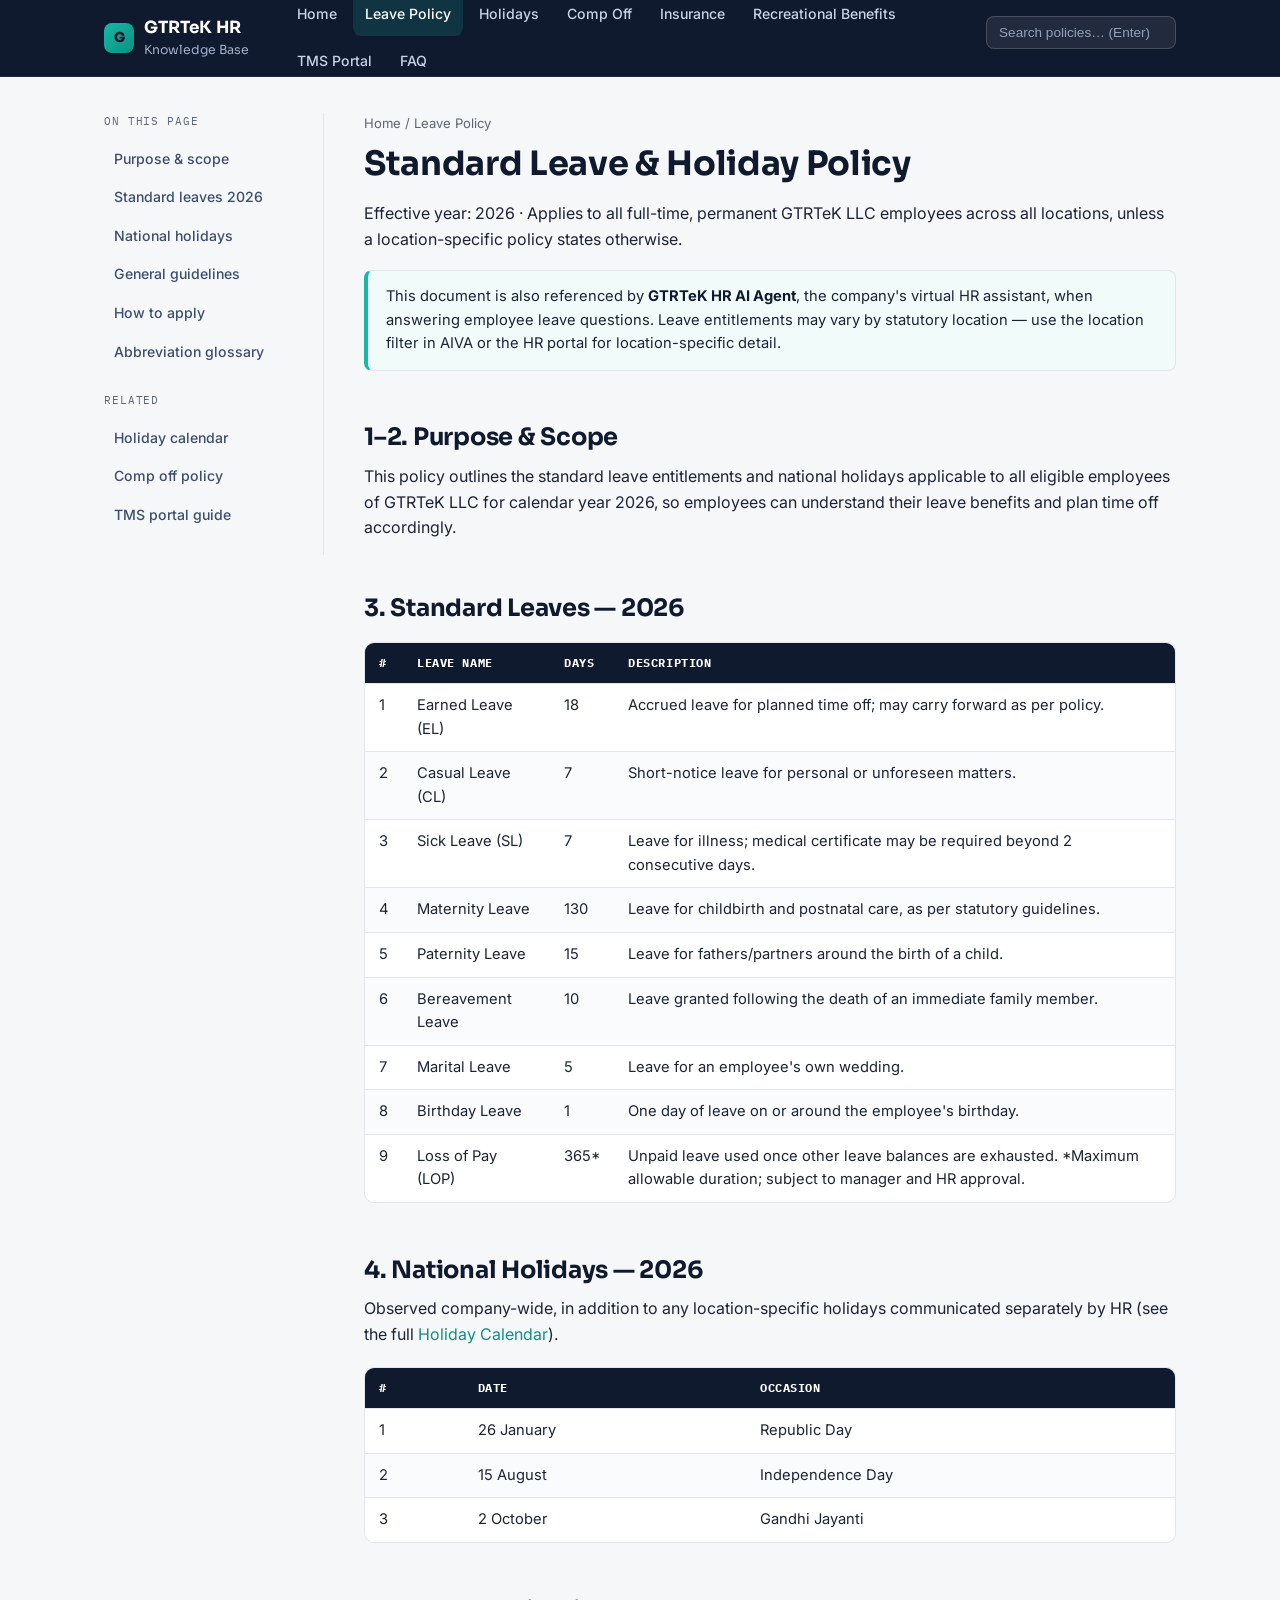
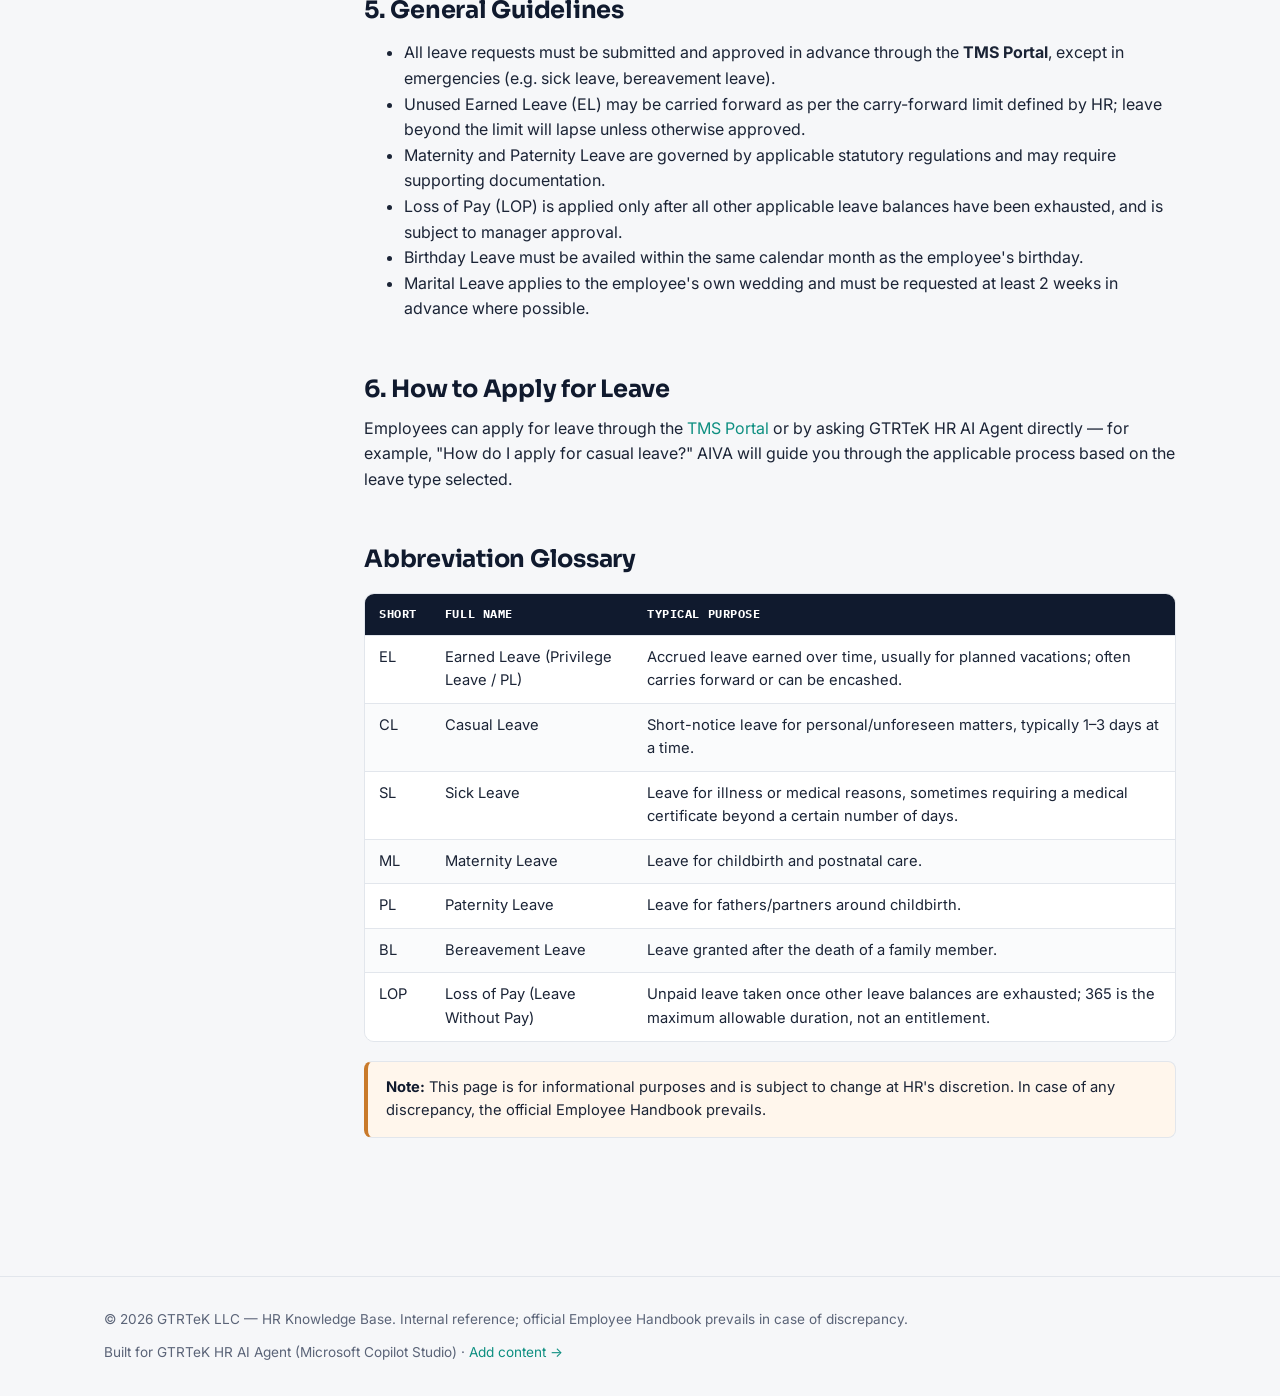
<file: GTRLeave-policy.html>
<!DOCTYPE html>
<html lang="en">
<head>
<meta charset="UTF-8">
<meta name="viewport" content="width=device-width, initial-scale=1.0">
<title>Leave Policy · GTRTeK HR Knowledge Base</title>
<meta name="description" content="Standard leave entitlements for GTRTeK LLC employees — 2026.">
<link rel="preconnect" href="https://fonts.googleapis.com">
<link rel="preconnect" href="https://fonts.gstatic.com" crossorigin>
<link href="https://fonts.googleapis.com/css2?family=Sora:wght@600;700;800&family=Inter:wght@400;500;600;700&family=IBM+Plex+Mono:wght@500;600&display=swap" rel="stylesheet">
<link rel="stylesheet" href="assets/style.css">
<link rel="icon" href="data:image/svg+xml,<svg xmlns=%22http://www.w3.org/2000/svg%22 viewBox=%220 0 32 32%22><rect width=%2232%22 height=%2232%22 rx=%228%22 fill=%22%23101A2E%22/><text x=%2216%22 y=%2222%22 font-size=%2216%22 text-anchor=%22middle%22 fill=%22%2317B8A6%22 font-family=%22sans-serif%22 font-weight=%22800%22>G</text></svg>">
</head>
<body><a class="skip-link" href="#main">Skip to content</a>
<header class="topbar">
  <div class="topbar-inner">
    <a class="brand" href="index.html">
      <span class="mark">G</span>
      <span>GTRTeK HR<span class="sub">Knowledge Base</span></span>
    </a>
    <nav class="main-nav" aria-label="Primary">
        <a href="index.html">Home</a>
        <a href="GTRLeave-policy.html" class="active">Leave Policy</a>
        <a href="holiday-calendar.html">Holidays</a>
        <a href="comp-off-policy.html">Comp Off</a>
        <a href="health-insurance.html">Insurance</a>
        <a href="recreational-benefits.html">Recreational Benefits</a>
        <a href="https://tms.gtrtek.com/">TMS Portal</a>
        <a href="hr-faq.html">FAQ</a>
    </nav>
    <button class="nav-toggle" aria-label="Toggle navigation" aria-expanded="false">☰</button>
    <div class="topbar-search">
      <input type="search" id="site-search" placeholder="Search policies… (Enter)" aria-label="Search the knowledge base">
    </div>
  </div>
</header>
<main id="main" class="page">
<nav class="side-nav" aria-label="On this page">
  <span class="eyebrow">On this page</span>
  <ul>
    <li><a href="#purpose">Purpose &amp; scope</a></li>
    <li><a href="#entitlements">Standard leaves 2026</a></li>
    <li><a href="#national-holidays">National holidays</a></li>
    <li><a href="#guidelines">General guidelines</a></li>
    <li><a href="#how-to-apply">How to apply</a></li>
    <li><a href="#glossary">Abbreviation glossary</a></li>
  </ul>
  <span class="eyebrow">Related</span>
  <ul>
    <li><a href="holiday-calendar.html">Holiday calendar</a></li>
    <li><a href="comp-off-policy.html">Comp off policy</a></li>
    <li><a href="https://tms.gtrtek.com/">TMS portal guide</a></li>
  </ul>
</nav>
<div class="content">
<div class="crumb"><a href="index.html">Home</a> / Leave Policy</div>
<h1>Standard Leave &amp; Holiday Policy</h1>
<p class="lead">Effective year: 2026 · Applies to all full-time, permanent GTRTeK LLC employees across all locations, unless a location-specific policy states otherwise.</p>

<div class="callout">
  This document is also referenced by <strong>GTRTeK HR AI Agent</strong>, the company's virtual HR assistant, when answering employee leave questions. Leave entitlements may vary by statutory location — use the location filter in AIVA or the HR portal for location-specific detail.
</div>

<h2 id="purpose">1–2. Purpose &amp; Scope</h2>
<p>This policy outlines the standard leave entitlements and national holidays applicable to all eligible employees of GTRTeK LLC for calendar year 2026, so employees can understand their leave benefits and plan time off accordingly.</p>

<h2 id="entitlements">3. Standard Leaves — 2026</h2>
<div class="table-wrap" data-searchable>
<table>
<thead><tr><th>#</th><th>Leave name</th><th>Days</th><th>Description</th></tr></thead>
<tbody>
<tr><td>1</td><td>Earned Leave (EL)</td><td>18</td><td>Accrued leave for planned time off; may carry forward as per policy.</td></tr>
<tr><td>2</td><td>Casual Leave (CL)</td><td>7</td><td>Short-notice leave for personal or unforeseen matters.</td></tr>
<tr><td>3</td><td>Sick Leave (SL)</td><td>7</td><td>Leave for illness; medical certificate may be required beyond 2 consecutive days.</td></tr>
<tr><td>4</td><td>Maternity Leave</td><td>130</td><td>Leave for childbirth and postnatal care, as per statutory guidelines.</td></tr>
<tr><td>5</td><td>Paternity Leave</td><td>15</td><td>Leave for fathers/partners around the birth of a child.</td></tr>
<tr><td>6</td><td>Bereavement Leave</td><td>10</td><td>Leave granted following the death of an immediate family member.</td></tr>
<tr><td>7</td><td>Marital Leave</td><td>5</td><td>Leave for an employee's own wedding.</td></tr>
<tr><td>8</td><td>Birthday Leave</td><td>1</td><td>One day of leave on or around the employee's birthday.</td></tr>
<tr><td>9</td><td>Loss of Pay (LOP)</td><td>365*</td><td>Unpaid leave used once other leave balances are exhausted. *Maximum allowable duration; subject to manager and HR approval.</td></tr>
</tbody>
</table>
</div>

<h2 id="national-holidays">4. National Holidays — 2026</h2>
<p>Observed company-wide, in addition to any location-specific holidays communicated separately by HR (see the full <a href="holiday-calendar.html">Holiday Calendar</a>).</p>
<div class="table-wrap" data-searchable>
<table>
<thead><tr><th>#</th><th>Date</th><th>Occasion</th></tr></thead>
<tbody>
<tr><td>1</td><td>26 January</td><td>Republic Day</td></tr>
<tr><td>2</td><td>15 August</td><td>Independence Day</td></tr>
<tr><td>3</td><td>2 October</td><td>Gandhi Jayanti</td></tr>
</tbody>
</table>
</div>

<h2 id="guidelines">5. General Guidelines</h2>
<ul data-searchable>
<li>All leave requests must be submitted and approved in advance through the <strong>TMS Portal</strong>, except in emergencies (e.g. sick leave, bereavement leave).</li>
<li>Unused Earned Leave (EL) may be carried forward as per the carry-forward limit defined by HR; leave beyond the limit will lapse unless otherwise approved.</li>
<li>Maternity and Paternity Leave are governed by applicable statutory regulations and may require supporting documentation.</li>
<li>Loss of Pay (LOP) is applied only after all other applicable leave balances have been exhausted, and is subject to manager approval.</li>
<li>Birthday Leave must be availed within the same calendar month as the employee's birthday.</li>
<li>Marital Leave applies to the employee's own wedding and must be requested at least 2 weeks in advance where possible.</li>
</ul>

<h2 id="how-to-apply">6. How to Apply for Leave</h2>
<p>Employees can apply for leave through the <a href="https://tms.gtrtek.com/apply-leave" target="_blank" rel="noopener">TMS Portal</a> or by asking GTRTeK HR AI Agent directly — for example, "How do I apply for casual leave?" AIVA will guide you through the applicable process based on the leave type selected.</p>

<h2 id="glossary">Abbreviation Glossary</h2>
<div class="table-wrap" data-searchable>
<table>
<thead><tr><th>Short</th><th>Full name</th><th>Typical purpose</th></tr></thead>
<tbody>
<tr><td>EL</td><td>Earned Leave (Privilege Leave / PL)</td><td>Accrued leave earned over time, usually for planned vacations; often carries forward or can be encashed.</td></tr>
<tr><td>CL</td><td>Casual Leave</td><td>Short-notice leave for personal/unforeseen matters, typically 1–3 days at a time.</td></tr>
<tr><td>SL</td><td>Sick Leave</td><td>Leave for illness or medical reasons, sometimes requiring a medical certificate beyond a certain number of days.</td></tr>
<tr><td>ML</td><td>Maternity Leave</td><td>Leave for childbirth and postnatal care.</td></tr>
<tr><td>PL</td><td>Paternity Leave</td><td>Leave for fathers/partners around childbirth.</td></tr>
<tr><td>BL</td><td>Bereavement Leave</td><td>Leave granted after the death of a family member.</td></tr>
<tr><td>LOP</td><td>Loss of Pay (Leave Without Pay)</td><td>Unpaid leave taken once other leave balances are exhausted; 365 is the maximum allowable duration, not an entitlement.</td></tr>
</tbody>
</table>
</div>

<div class="callout warn">
  <strong>Note:</strong> This page is for informational purposes and is subject to change at HR's discretion. In case of any discrepancy, the official Employee Handbook prevails.
</div>
</div></main><footer>
  <div class="shell">
    <div>© 2026 GTRTeK LLC — HR Knowledge Base. Internal reference; official Employee Handbook prevails in case of discrepancy.</div>
    <div>Built for GTRTeK HR AI Agent (Microsoft Copilot Studio) · <a href="README.md">Add content →</a></div>
  </div>
</footer>
<script src="assets/script.js"></script>
</body>
</html>
</file>
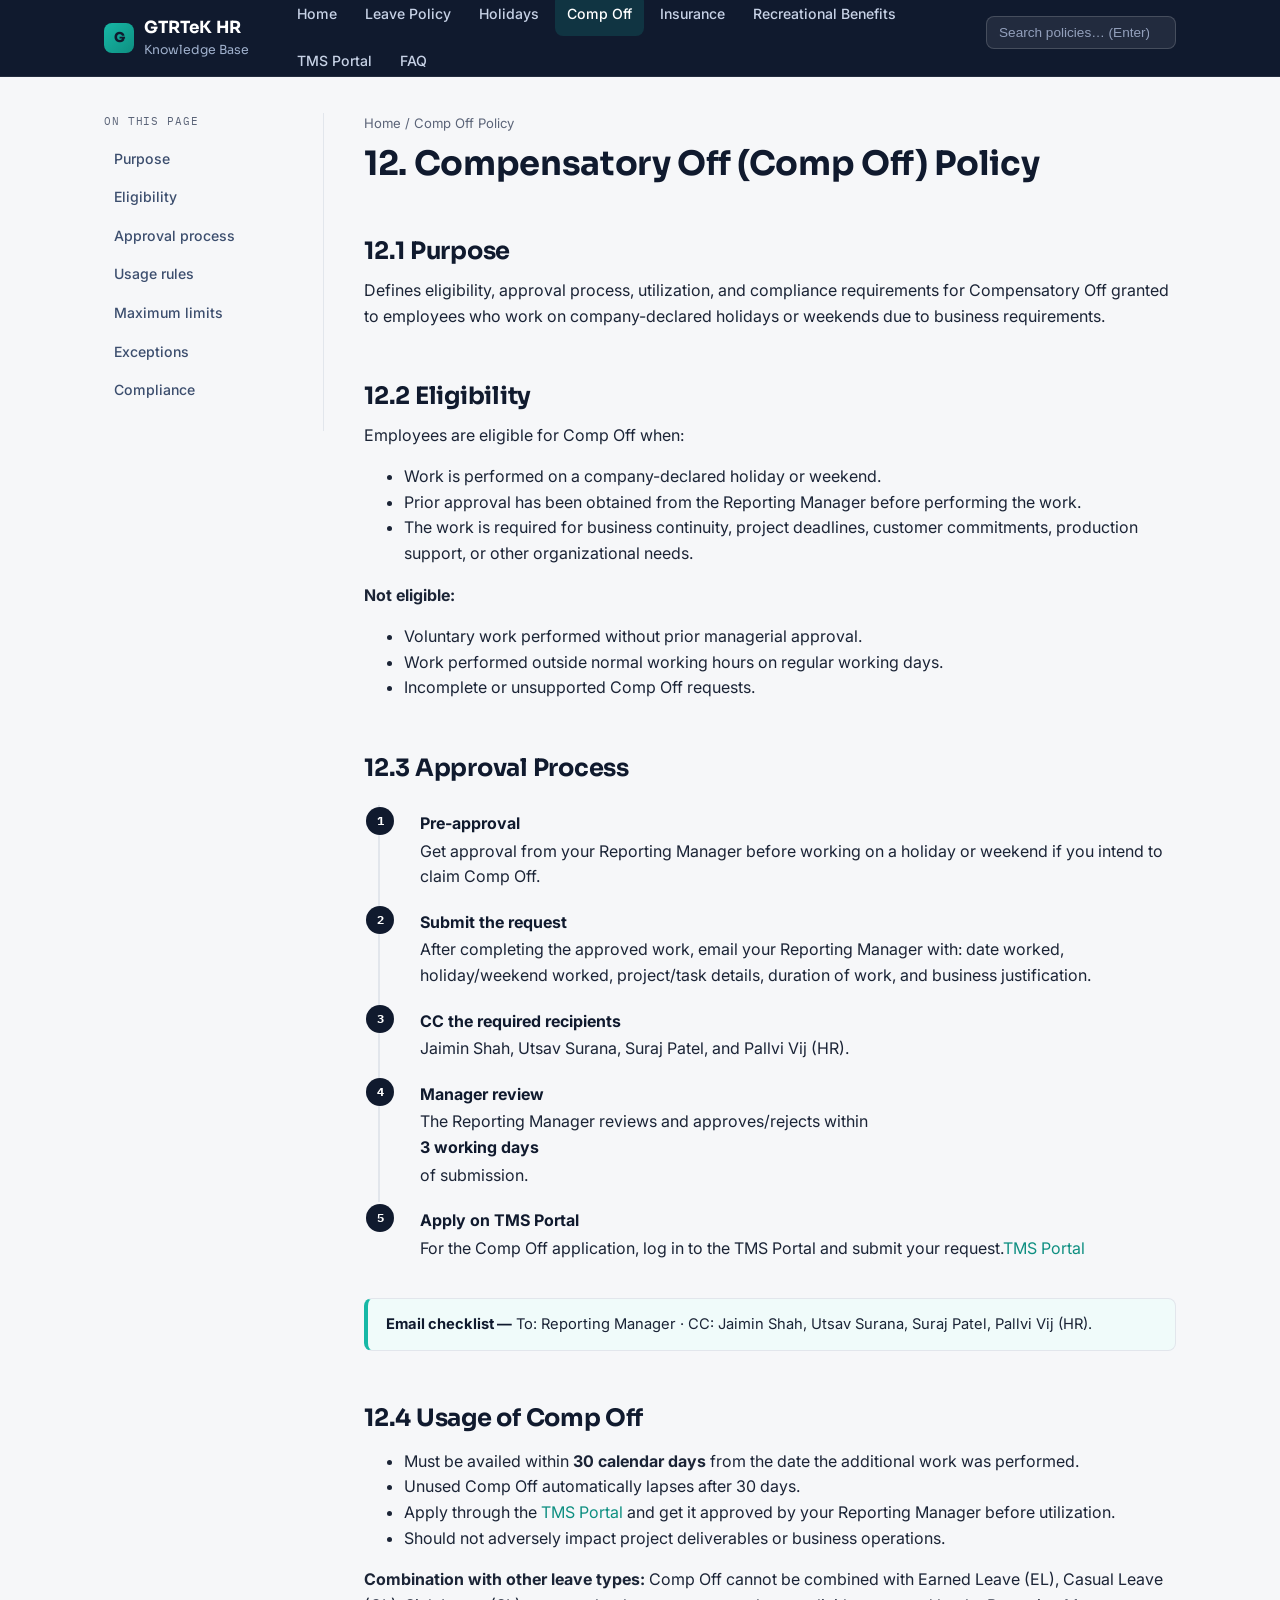
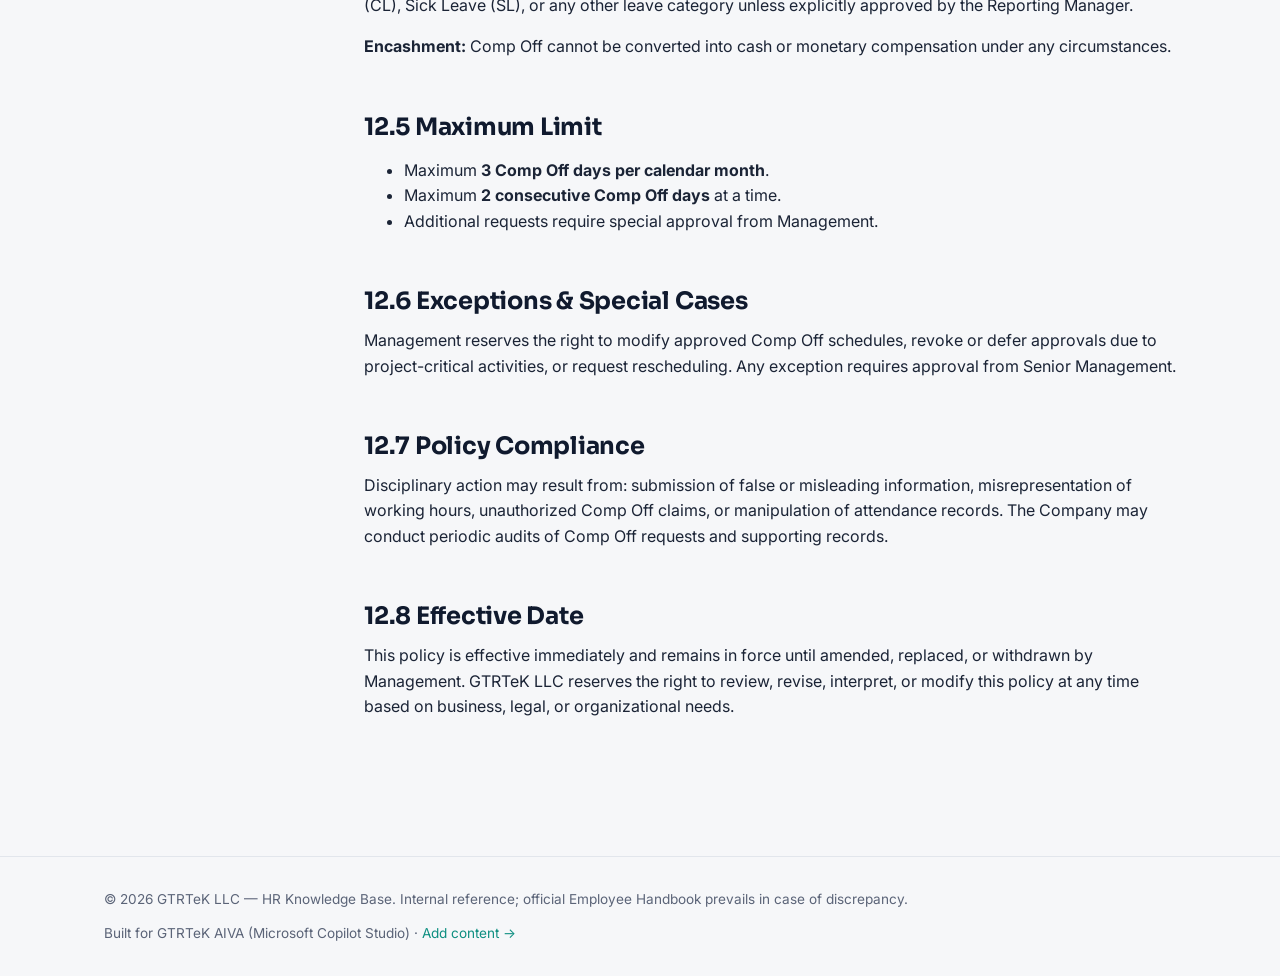
<file: GTRTekcomp-off-policy.html>
<!DOCTYPE html>
<html lang="en">
<head>
<meta charset="UTF-8">
<meta name="viewport" content="width=device-width, initial-scale=1.0">
<title>Comp Off Policy · GTRTeK HR Knowledge Base</title>
<meta name="description" content="Compensatory off eligibility, approval process and usage rules at GTRTeK LLC.">
<link rel="preconnect" href="https://fonts.googleapis.com">
<link rel="preconnect" href="https://fonts.gstatic.com" crossorigin>
<link href="https://fonts.googleapis.com/css2?family=Sora:wght@600;700;800&family=Inter:wght@400;500;600;700&family=IBM+Plex+Mono:wght@500;600&display=swap" rel="stylesheet">
<link rel="stylesheet" href="assets/style.css">
<link rel="icon" href="data:image/svg+xml,<svg xmlns=%22http://www.w3.org/2000/svg%22 viewBox=%220 0 32 32%22><rect width=%2232%22 height=%2232%22 rx=%228%22 fill=%22%23101A2E%22/><text x=%2216%22 y=%2222%22 font-size=%2216%22 text-anchor=%22middle%22 fill=%22%2317B8A6%22 font-family=%22sans-serif%22 font-weight=%22800%22>G</text></svg>">
</head>
<body><a class="skip-link" href="#main">Skip to content</a>
<header class="topbar">
  <div class="topbar-inner">
    <a class="brand" href="index.html">
      <span class="mark">G</span>
      <span>GTRTeK HR<span class="sub">Knowledge Base</span></span>
    </a>
    <nav class="main-nav" aria-label="Primary">
        <a href="index.html">Home</a>
        <a href="GTRLeave-policy.html">Leave Policy</a>
        <a href="holiday-calendar.html">Holidays</a>
        <a href="GTRTeKcomp-off-policy.html" class="active">Comp Off</a>
        <a href="health-insurance.html">Insurance</a>
        <a href="recreational-benefits.html">Recreational Benefits</a>
        <a href="tms-portal.html">TMS Portal</a>
        <a href="hr-faq.html">FAQ</a>
    </nav>
    <button class="nav-toggle" aria-label="Toggle navigation" aria-expanded="false">☰</button>
    <div class="topbar-search">
      <input type="search" id="site-search" placeholder="Search policies… (Enter)" aria-label="Search the knowledge base">
    </div>
  </div>
</header>
<main id="main" class="page">
<nav class="side-nav" aria-label="On this page">
  <span class="eyebrow">On this page</span>
  <ul>
    <li><a href="#purpose">Purpose</a></li>
    <li><a href="#eligibility">Eligibility</a></li>
    <li><a href="#approval">Approval process</a></li>
    <li><a href="#usage">Usage rules</a></li>
    <li><a href="#limits">Maximum limits</a></li>
    <li><a href="#exceptions">Exceptions</a></li>
    <li><a href="#compliance">Compliance</a></li>
  </ul>
</nav>
<div class="content">
<div class="crumb"><a href="index.html">Home</a> / Comp Off Policy</div>
<h1>12. Compensatory Off (Comp Off) Policy</h1>

<h2 id="purpose">12.1 Purpose</h2>
<p>Defines eligibility, approval process, utilization, and compliance requirements for Compensatory Off granted to employees who work on company-declared holidays or weekends due to business requirements.</p>

<h2 id="eligibility">12.2 Eligibility</h2>
<p>Employees are eligible for Comp Off when:</p>
<ul data-searchable>
<li>Work is performed on a company-declared holiday or weekend.</li>
<li>Prior approval has been obtained from the Reporting Manager before performing the work.</li>
<li>The work is required for business continuity, project deadlines, customer commitments, production support, or other organizational needs.</li>
</ul>
<p><strong>Not eligible:</strong></p>
<ul data-searchable>
<li>Voluntary work performed without prior managerial approval.</li>
<li>Work performed outside normal working hours on regular working days.</li>
<li>Incomplete or unsupported Comp Off requests.</li>
</ul>

<h2 id="approval">12.3 Approval Process</h2>
<ol class="steps">
<li><strong>Pre-approval</strong> Get approval from your Reporting Manager before working on a holiday or weekend if you intend to claim Comp Off.</li>
<li><strong>Submit the request</strong> After completing the approved work, email your Reporting Manager with: date worked, holiday/weekend worked, project/task details, duration of work, and business justification.</li>
<li><strong>CC the required recipients</strong> Jaimin Shah, Utsav Surana, Suraj Patel, and Pallvi Vij (HR).</li>
<li><strong>Manager review</strong> The Reporting Manager reviews and approves/rejects within <strong>3 working days</strong> of submission.</li>
<li><strong>Apply on TMS Portal</strong> For the Comp Off application, log in to the TMS Portal and submit your request.<a href="https://tms.gtrtek.com/">TMS Portal</a></li>
</ol>

<div class="callout">
  <strong>Email checklist —</strong> To: Reporting Manager · CC: Jaimin Shah, Utsav Surana, Suraj Patel, Pallvi Vij (HR).
</div>

<h2 id="usage">12.4 Usage of Comp Off</h2>
<ul data-searchable>
<li>Must be availed within <strong>30 calendar days</strong> from the date the additional work was performed.</li>
<li>Unused Comp Off automatically lapses after 30 days.</li>
<li>Apply through the <a href="https://tms.gtrtek.com/">TMS Portal</a> and get it approved by your Reporting Manager before utilization.</li>
<li>Should not adversely impact project deliverables or business operations.</li>
</ul>
<p><strong>Combination with other leave types:</strong> Comp Off cannot be combined with Earned Leave (EL), Casual Leave (CL), Sick Leave (SL), or any other leave category unless explicitly approved by the Reporting Manager.</p>
<p><strong>Encashment:</strong> Comp Off cannot be converted into cash or monetary compensation under any circumstances.</p>

<h2 id="limits">12.5 Maximum Limit</h2>
<ul data-searchable>
<li>Maximum <strong>3 Comp Off days per calendar month</strong>.</li>
<li>Maximum <strong>2 consecutive Comp Off days</strong> at a time.</li>
<li>Additional requests require special approval from Management.</li>
</ul>

<h2 id="exceptions">12.6 Exceptions &amp; Special Cases</h2>
<p>Management reserves the right to modify approved Comp Off schedules, revoke or defer approvals due to project-critical activities, or request rescheduling. Any exception requires approval from Senior Management.</p>

<h2 id="compliance">12.7 Policy Compliance</h2>
<p>Disciplinary action may result from: submission of false or misleading information, misrepresentation of working hours, unauthorized Comp Off claims, or manipulation of attendance records. The Company may conduct periodic audits of Comp Off requests and supporting records.</p>

<h2>12.8 Effective Date</h2>
<p>This policy is effective immediately and remains in force until amended, replaced, or withdrawn by Management. GTRTeK LLC reserves the right to review, revise, interpret, or modify this policy at any time based on business, legal, or organizational needs.</p>
</div></main><footer>
  <div class="shell">
    <div>© 2026 GTRTeK LLC — HR Knowledge Base. Internal reference; official Employee Handbook prevails in case of discrepancy.</div>
    <div>Built for GTRTeK AIVA (Microsoft Copilot Studio) · <a href="README.md">Add content →</a></div>
  </div>
</footer>
<script src="assets/script.js"></script>
</body>
</html>
</file>
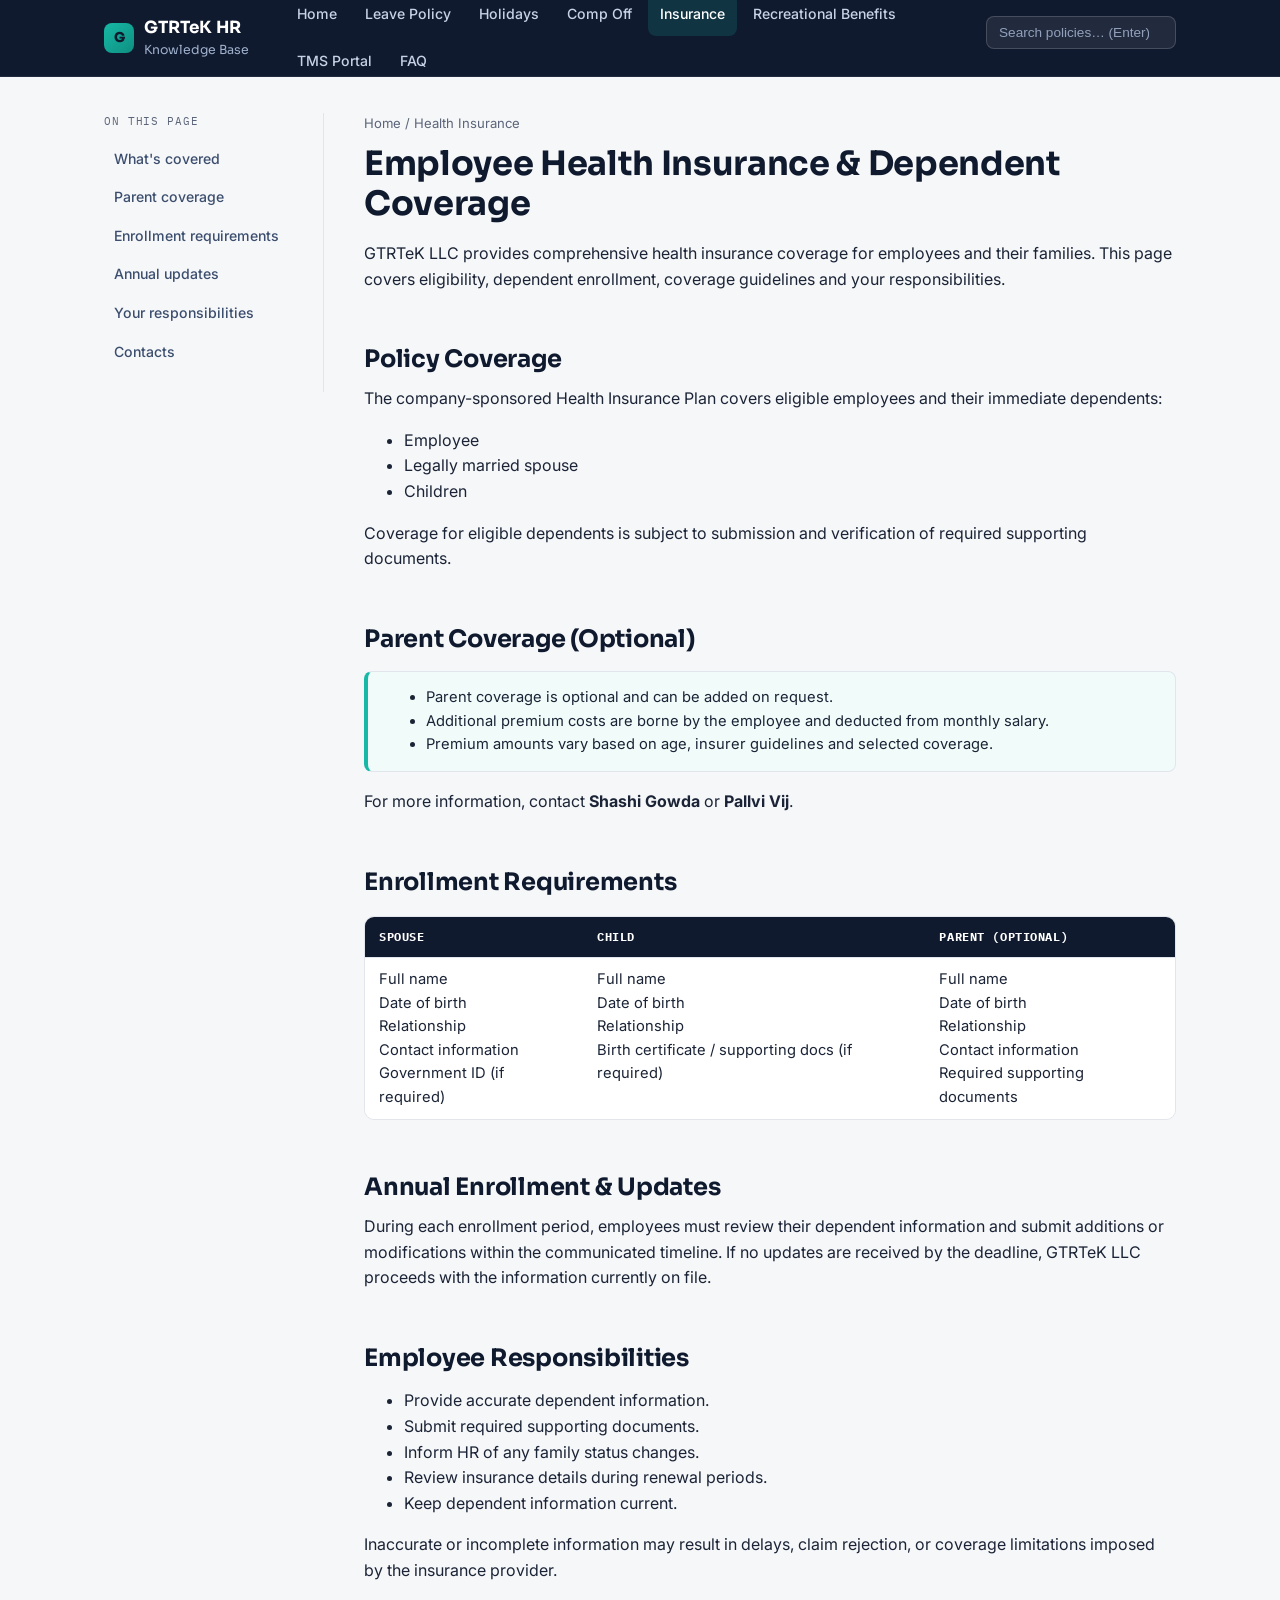
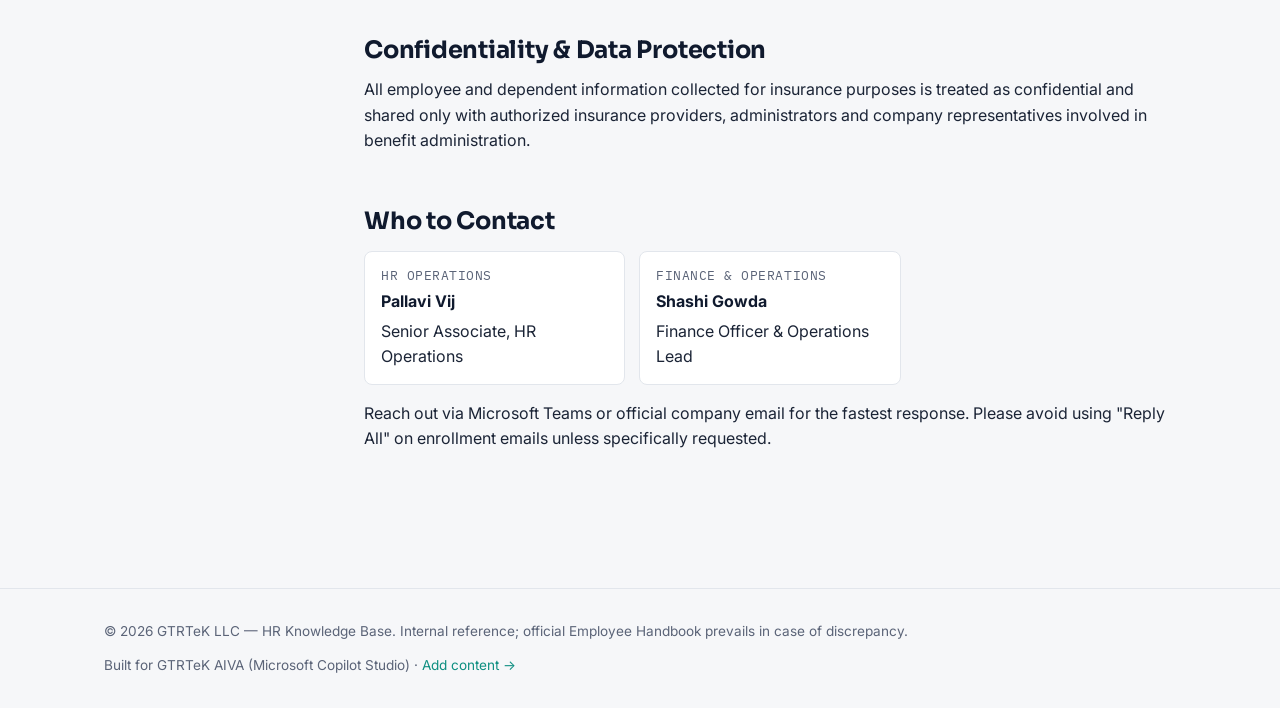
<file: GTRTEKhealth-insurance.html>
<!DOCTYPE html>
<html lang="en">
<head>
<meta charset="UTF-8">
<meta name="viewport" content="width=device-width, initial-scale=1.0">
<title>Health Insurance · GTRTeK HR Knowledge Base</title>
<meta name="description" content="Employee health insurance and dependent coverage policy at GTRTeK LLC.">
<link rel="preconnect" href="https://fonts.googleapis.com">
<link rel="preconnect" href="https://fonts.gstatic.com" crossorigin>
<link href="https://fonts.googleapis.com/css2?family=Sora:wght@600;700;800&family=Inter:wght@400;500;600;700&family=IBM+Plex+Mono:wght@500;600&display=swap" rel="stylesheet">
<link rel="stylesheet" href="assets/style.css">
<link rel="icon" href="data:image/svg+xml,<svg xmlns=%22http://www.w3.org/2000/svg%22 viewBox=%220 0 32 32%22><rect width=%2232%22 height=%2232%22 rx=%228%22 fill=%22%23101A2E%22/><text x=%2216%22 y=%2222%22 font-size=%2216%22 text-anchor=%22middle%22 fill=%22%2317B8A6%22 font-family=%22sans-serif%22 font-weight=%22800%22>G</text></svg>">
</head>
<body><a class="skip-link" href="#main">Skip to content</a>
<header class="topbar">
  <div class="topbar-inner">
    <a class="brand" href="index.html">
      <span class="mark">G</span>
      <span>GTRTeK HR<span class="sub">Knowledge Base</span></span>
    </a>
    <nav class="main-nav" aria-label="Primary">
        <a href="index.html">Home</a>
        <a href="leave-policy.html">Leave Policy</a>
        <a href="holiday-calendar.html">Holidays</a>
        <a href="comp-off-policy.html">Comp Off</a>
        <a href="health-insurance.html" class="active">Insurance</a>
        <a href="recreational-benefits.html">Recreational Benefits</a>
        <a href="tms-portal.html">TMS Portal</a>
        <a href="hr-faq.html">FAQ</a>
    </nav>
    <button class="nav-toggle" aria-label="Toggle navigation" aria-expanded="false">☰</button>
    <div class="topbar-search">
      <input type="search" id="site-search" placeholder="Search policies… (Enter)" aria-label="Search the knowledge base">
    </div>
  </div>
</header>
<main id="main" class="page">
<nav class="side-nav" aria-label="On this page">
  <span class="eyebrow">On this page</span>
  <ul>
    <li><a href="#coverage">What's covered</a></li>
    <li><a href="#parents">Parent coverage</a></li>
    <li><a href="#enroll">Enrollment requirements</a></li>
    <li><a href="#annual">Annual updates</a></li>
    <li><a href="#responsibilities">Your responsibilities</a></li>
    <li><a href="#contacts">Contacts</a></li>
  </ul>
</nav>
<div class="content">
<div class="crumb"><a href="index.html">Home</a> / Health Insurance</div>
<h1>Employee Health Insurance &amp; Dependent Coverage</h1>
<p class="lead">GTRTeK LLC provides comprehensive health insurance coverage for employees and their families. This page covers eligibility, dependent enrollment, coverage guidelines and your responsibilities.</p>

<h2 id="coverage">Policy Coverage</h2>
<p>The company-sponsored Health Insurance Plan covers eligible employees and their immediate dependents:</p>
<ul data-searchable>
<li>Employee</li>
<li>Legally married spouse</li>
<li>Children</li>
</ul>
<p>Coverage for eligible dependents is subject to submission and verification of required supporting documents.</p>

<h2 id="parents">Parent Coverage (Optional)</h2>
<div class="callout">
<ul data-searchable style="margin:0;">
<li>Parent coverage is optional and can be added on request.</li>
<li>Additional premium costs are borne by the employee and deducted from monthly salary.</li>
<li>Premium amounts vary based on age, insurer guidelines and selected coverage.</li>
</ul>
</div>
<p>For more information, contact <strong>Shashi Gowda</strong> or <strong>Pallvi Vij</strong>.</p>

<h2 id="enroll">Enrollment Requirements</h2>
<div class="table-wrap" data-searchable>
<table>
<thead><tr><th>Spouse</th><th>Child</th><th>Parent (optional)</th></tr></thead>
<tbody>
<tr>
<td>Full name<br>Date of birth<br>Relationship<br>Contact information<br>Government ID (if required)</td>
<td>Full name<br>Date of birth<br>Relationship<br>Birth certificate / supporting docs (if required)</td>
<td>Full name<br>Date of birth<br>Relationship<br>Contact information<br>Required supporting documents</td>
</tr>
</tbody>
</table>
</div>

<h2 id="annual">Annual Enrollment &amp; Updates</h2>
<p>During each enrollment period, employees must review their dependent information and submit additions or modifications within the communicated timeline. If no updates are received by the deadline, GTRTeK LLC proceeds with the information currently on file.</p>

<h2 id="responsibilities">Employee Responsibilities</h2>
<ul data-searchable>
<li>Provide accurate dependent information.</li>
<li>Submit required supporting documents.</li>
<li>Inform HR of any family status changes.</li>
<li>Review insurance details during renewal periods.</li>
<li>Keep dependent information current.</li>
</ul>
<p>Inaccurate or incomplete information may result in delays, claim rejection, or coverage limitations imposed by the insurance provider.</p>

<h2>Confidentiality &amp; Data Protection</h2>
<p>All employee and dependent information collected for insurance purposes is treated as confidential and shared only with authorized insurance providers, administrators and company representatives involved in benefit administration.</p>

<h2 id="contacts">Who to Contact</h2>
<div class="contact-grid">
  <div class="contact-card">
    <div class="role">HR Operations</div>
    <div class="name">Pallavi Vij</div>
    <div>Senior Associate, HR Operations</div>
  </div>
  <div class="contact-card">
    <div class="role">Finance &amp; Operations</div>
    <div class="name">Shashi Gowda</div>
    <div>Finance Officer &amp; Operations Lead</div>
  </div>
</div>
<p>Reach out via Microsoft Teams or official company email for the fastest response. Please avoid using "Reply All" on enrollment emails unless specifically requested.</p>
</div></main><footer>
  <div class="shell">
    <div>© 2026 GTRTeK LLC — HR Knowledge Base. Internal reference; official Employee Handbook prevails in case of discrepancy.</div>
    <div>Built for GTRTeK AIVA (Microsoft Copilot Studio) · <a href="README.md">Add content →</a></div>
  </div>
</footer>
<script src="assets/script.js"></script>
</body>
</html>
</file>
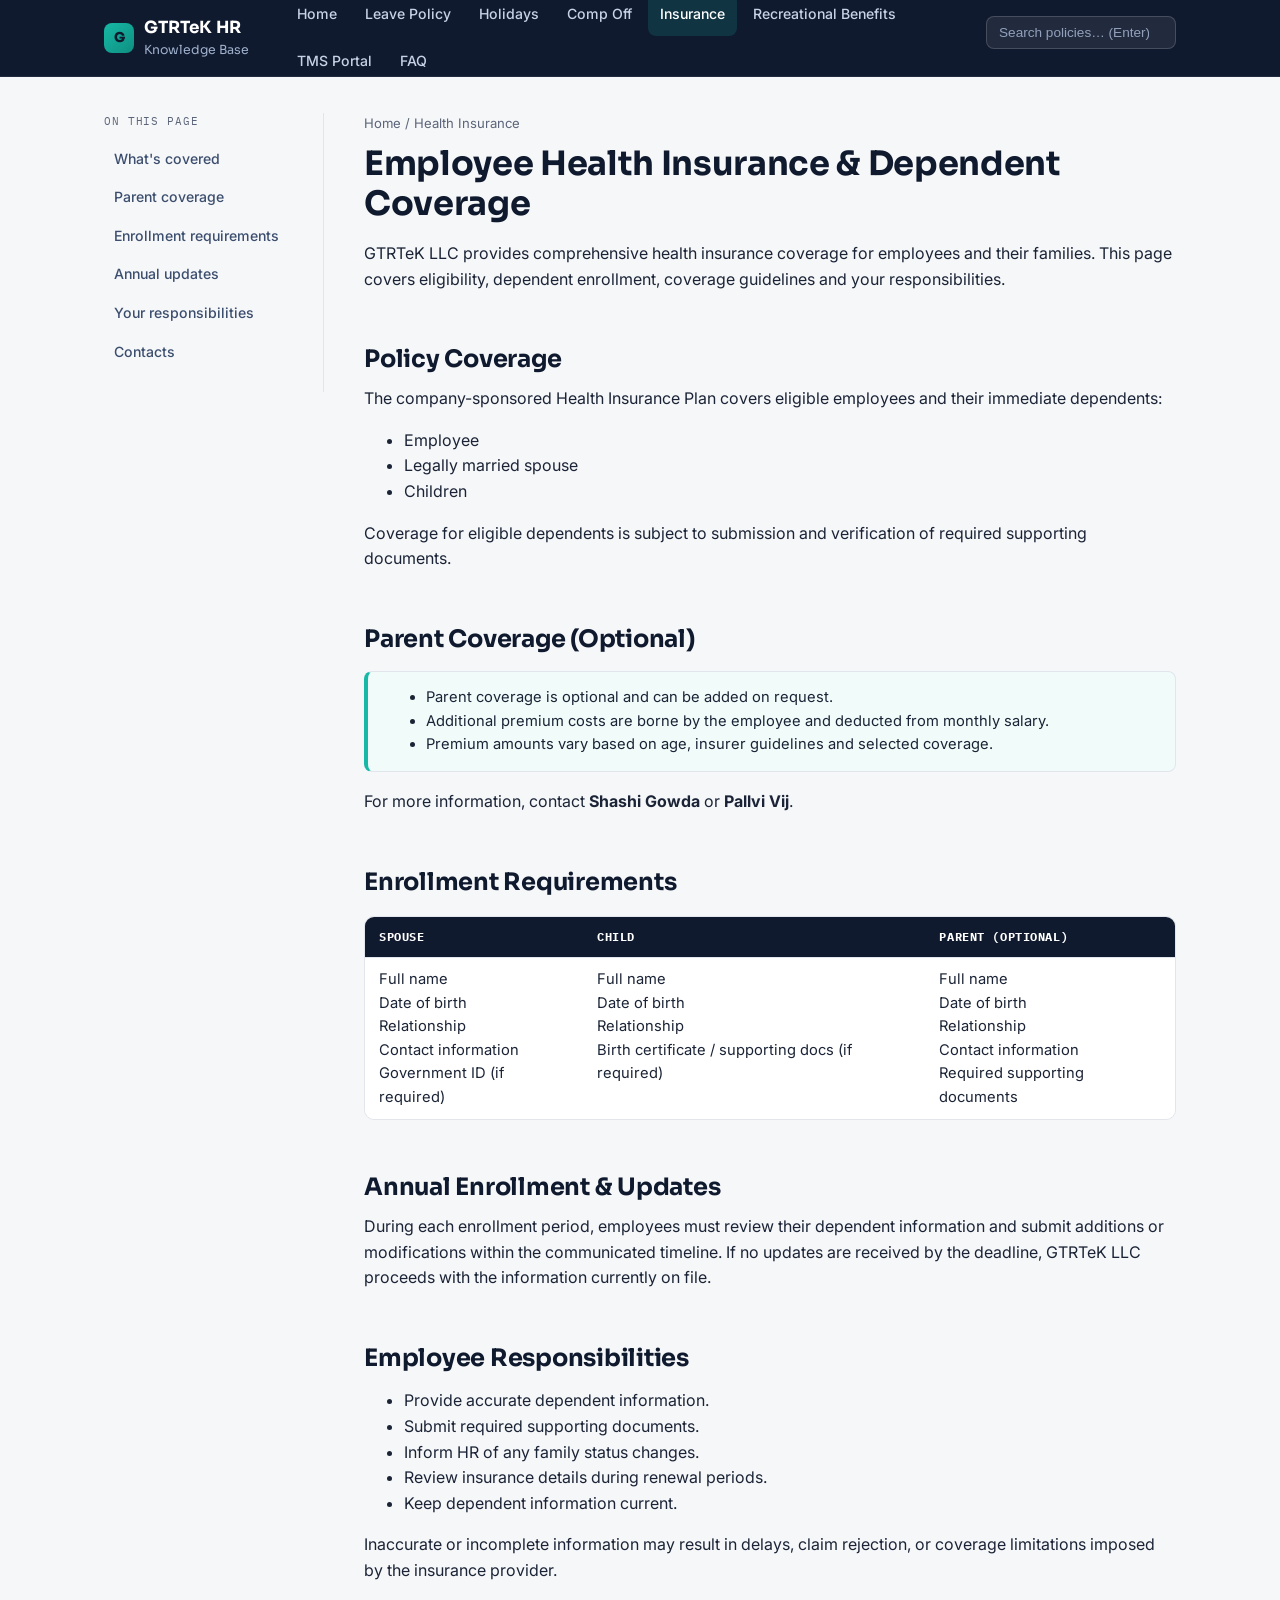
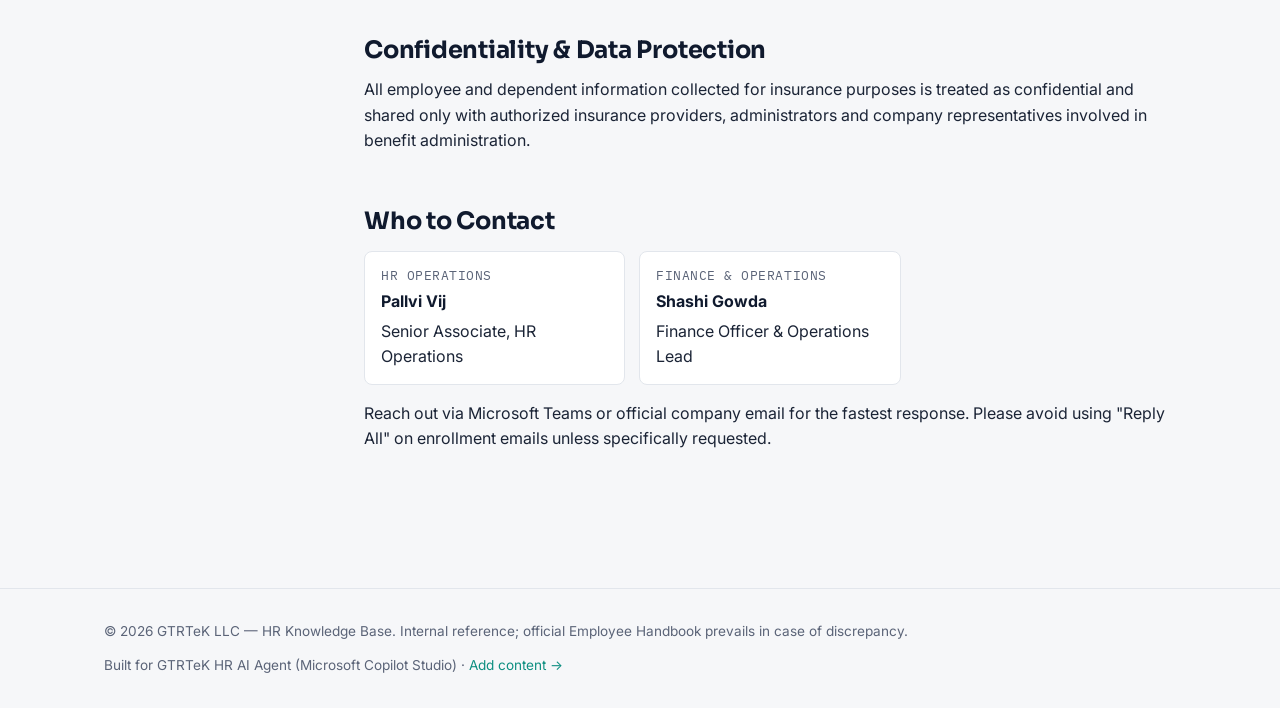
<file: health-insurance.html>
<!DOCTYPE html>
<html lang="en">
<head>
<meta charset="UTF-8">
<meta name="viewport" content="width=device-width, initial-scale=1.0">
<title>Health Insurance · GTRTeK HR Knowledge Base</title>
<meta name="description" content="Employee health insurance and dependent coverage policy at GTRTeK LLC.">
<link rel="preconnect" href="https://fonts.googleapis.com">
<link rel="preconnect" href="https://fonts.gstatic.com" crossorigin>
<link href="https://fonts.googleapis.com/css2?family=Sora:wght@600;700;800&family=Inter:wght@400;500;600;700&family=IBM+Plex+Mono:wght@500;600&display=swap" rel="stylesheet">
<link rel="stylesheet" href="assets/style.css">
<link rel="icon" href="data:image/svg+xml,<svg xmlns=%22http://www.w3.org/2000/svg%22 viewBox=%220 0 32 32%22><rect width=%2232%22 height=%2232%22 rx=%228%22 fill=%22%23101A2E%22/><text x=%2216%22 y=%2222%22 font-size=%2216%22 text-anchor=%22middle%22 fill=%22%2317B8A6%22 font-family=%22sans-serif%22 font-weight=%22800%22>G</text></svg>">
</head>
<body><a class="skip-link" href="#main">Skip to content</a>
<header class="topbar">
  <div class="topbar-inner">
    <a class="brand" href="index.html">
      <span class="mark">G</span>
      <span>GTRTeK HR<span class="sub">Knowledge Base</span></span>
    </a>
    <nav class="main-nav" aria-label="Primary">
        <a href="index.html">Home</a>
        <a href="GTRLeave-policy.html">Leave Policy</a>
        <a href="holiday-calendar.html">Holidays</a>
        <a href="comp-off-policy.html">Comp Off</a>
        <a href="health-insurance.html" class="active">Insurance</a>
        <a href="recreational-benefits.html">Recreational Benefits</a>
        <a href="tms-portal.html">TMS Portal</a>
        <a href="hr-faq.html">FAQ</a>
    </nav>
    <button class="nav-toggle" aria-label="Toggle navigation" aria-expanded="false">☰</button>
    <div class="topbar-search">
      <input type="search" id="site-search" placeholder="Search policies… (Enter)" aria-label="Search the knowledge base">
    </div>
  </div>
</header>
<main id="main" class="page">
<nav class="side-nav" aria-label="On this page">
  <span class="eyebrow">On this page</span>
  <ul>
    <li><a href="#coverage">What's covered</a></li>
    <li><a href="#parents">Parent coverage</a></li>
    <li><a href="#enroll">Enrollment requirements</a></li>
    <li><a href="#annual">Annual updates</a></li>
    <li><a href="#responsibilities">Your responsibilities</a></li>
    <li><a href="#contacts">Contacts</a></li>
  </ul>
</nav>
<div class="content">
<div class="crumb"><a href="index.html">Home</a> / Health Insurance</div>
<h1>Employee Health Insurance &amp; Dependent Coverage</h1>
<p class="lead">GTRTeK LLC provides comprehensive health insurance coverage for employees and their families. This page covers eligibility, dependent enrollment, coverage guidelines and your responsibilities.</p>

<h2 id="coverage">Policy Coverage</h2>
<p>The company-sponsored Health Insurance Plan covers eligible employees and their immediate dependents:</p>
<ul data-searchable>
<li>Employee</li>
<li>Legally married spouse</li>
<li>Children</li>
</ul>
<p>Coverage for eligible dependents is subject to submission and verification of required supporting documents.</p>

<h2 id="parents">Parent Coverage (Optional)</h2>
<div class="callout">
<ul data-searchable style="margin:0;">
<li>Parent coverage is optional and can be added on request.</li>
<li>Additional premium costs are borne by the employee and deducted from monthly salary.</li>
<li>Premium amounts vary based on age, insurer guidelines and selected coverage.</li>
</ul>
</div>
<p>For more information, contact <strong>Shashi Gowda</strong> or <strong>Pallvi Vij</strong>.</p>

<h2 id="enroll">Enrollment Requirements</h2>
<div class="table-wrap" data-searchable>
<table>
<thead><tr><th>Spouse</th><th>Child</th><th>Parent (optional)</th></tr></thead>
<tbody>
<tr>
<td>Full name<br>Date of birth<br>Relationship<br>Contact information<br>Government ID (if required)</td>
<td>Full name<br>Date of birth<br>Relationship<br>Birth certificate / supporting docs (if required)</td>
<td>Full name<br>Date of birth<br>Relationship<br>Contact information<br>Required supporting documents</td>
</tr>
</tbody>
</table>
</div>

<h2 id="annual">Annual Enrollment &amp; Updates</h2>
<p>During each enrollment period, employees must review their dependent information and submit additions or modifications within the communicated timeline. If no updates are received by the deadline, GTRTeK LLC proceeds with the information currently on file.</p>

<h2 id="responsibilities">Employee Responsibilities</h2>
<ul data-searchable>
<li>Provide accurate dependent information.</li>
<li>Submit required supporting documents.</li>
<li>Inform HR of any family status changes.</li>
<li>Review insurance details during renewal periods.</li>
<li>Keep dependent information current.</li>
</ul>
<p>Inaccurate or incomplete information may result in delays, claim rejection, or coverage limitations imposed by the insurance provider.</p>

<h2>Confidentiality &amp; Data Protection</h2>
<p>All employee and dependent information collected for insurance purposes is treated as confidential and shared only with authorized insurance providers, administrators and company representatives involved in benefit administration.</p>

<h2 id="contacts">Who to Contact</h2>
<div class="contact-grid">
  <div class="contact-card">
    <div class="role">HR Operations</div>
    <div class="name">Pallvi Vij</div>
    <div>Senior Associate, HR Operations</div>
  </div>
  <div class="contact-card">
    <div class="role">Finance &amp; Operations</div>
    <div class="name">Shashi Gowda</div>
    <div>Finance Officer &amp; Operations Lead</div>
  </div>
</div>
<p>Reach out via Microsoft Teams or official company email for the fastest response. Please avoid using "Reply All" on enrollment emails unless specifically requested.</p>
</div></main><footer>
  <div class="shell">
    <div>© 2026 GTRTeK LLC — HR Knowledge Base. Internal reference; official Employee Handbook prevails in case of discrepancy.</div>
    <div>Built for GTRTeK HR AI Agent (Microsoft Copilot Studio) · <a href="README.md">Add content →</a></div>
  </div>
</footer>
<script src="assets/script.js"></script>
</body>
</html>
</file>
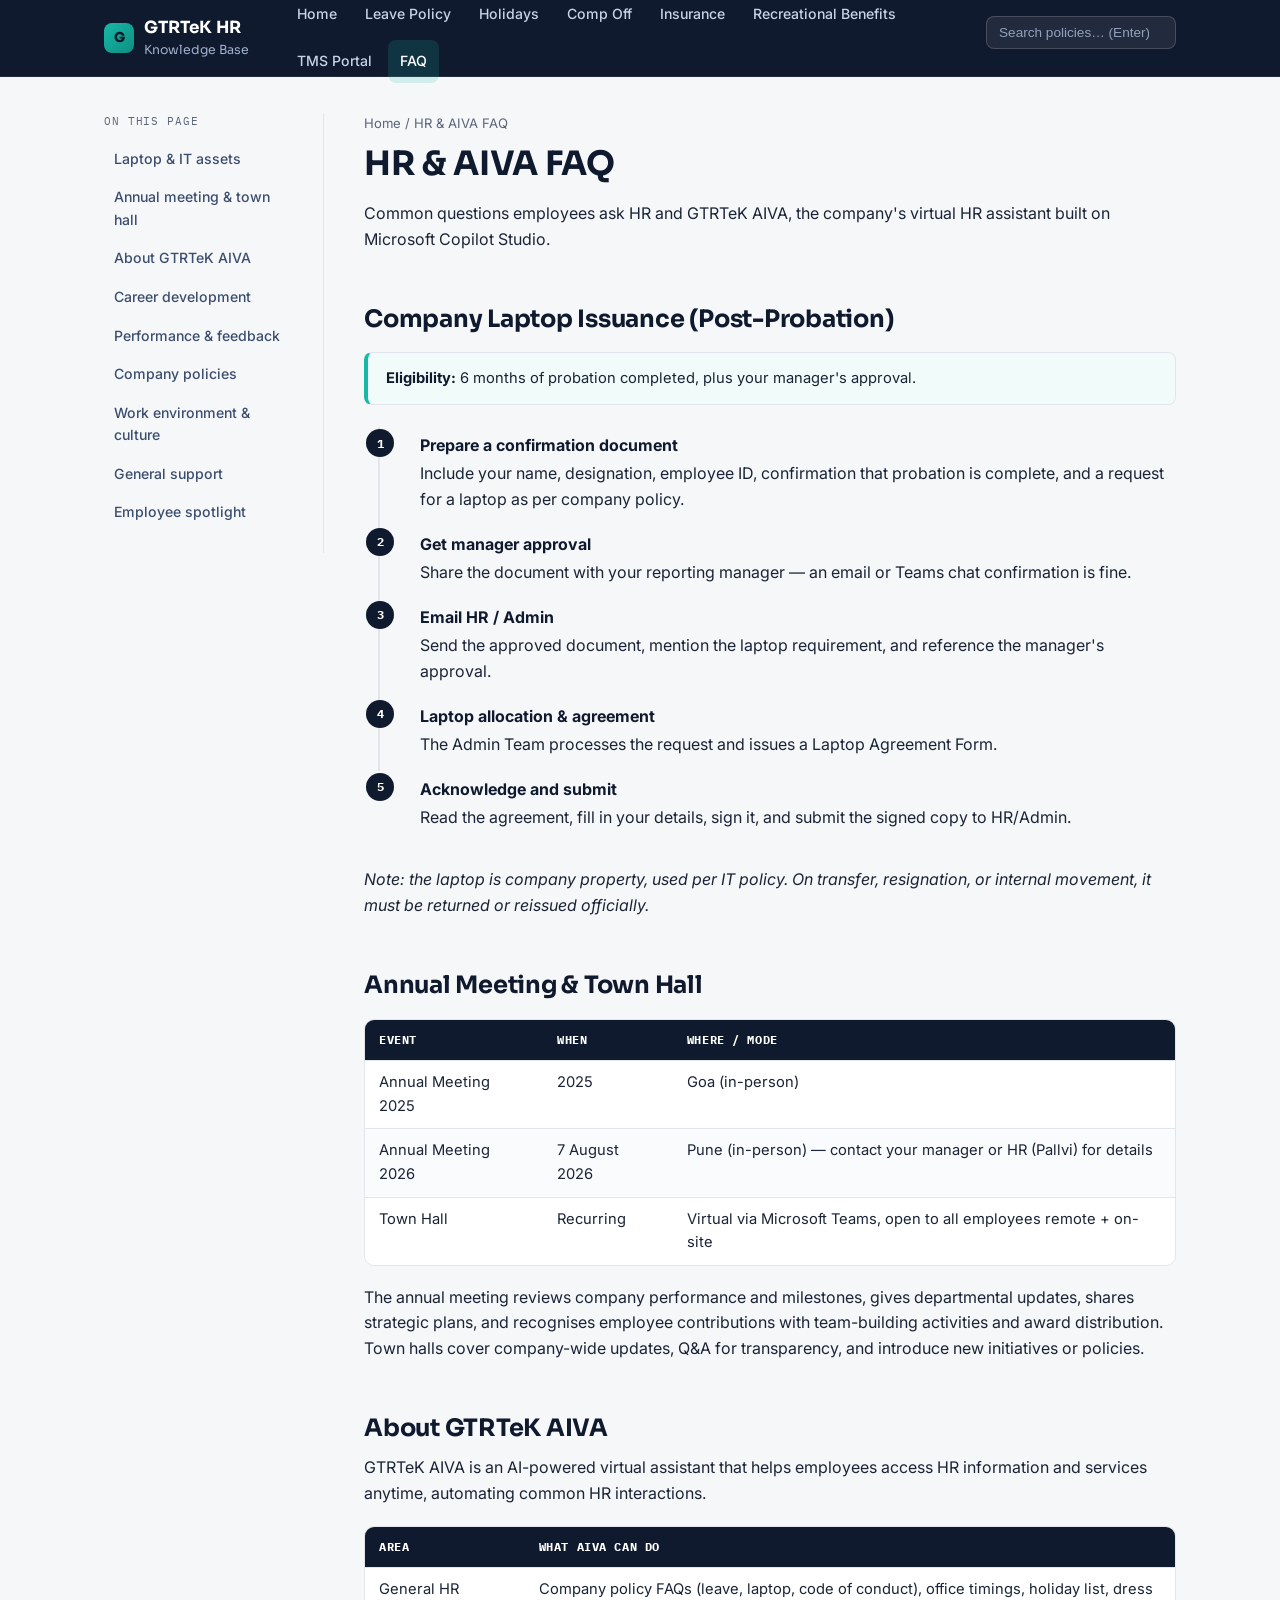
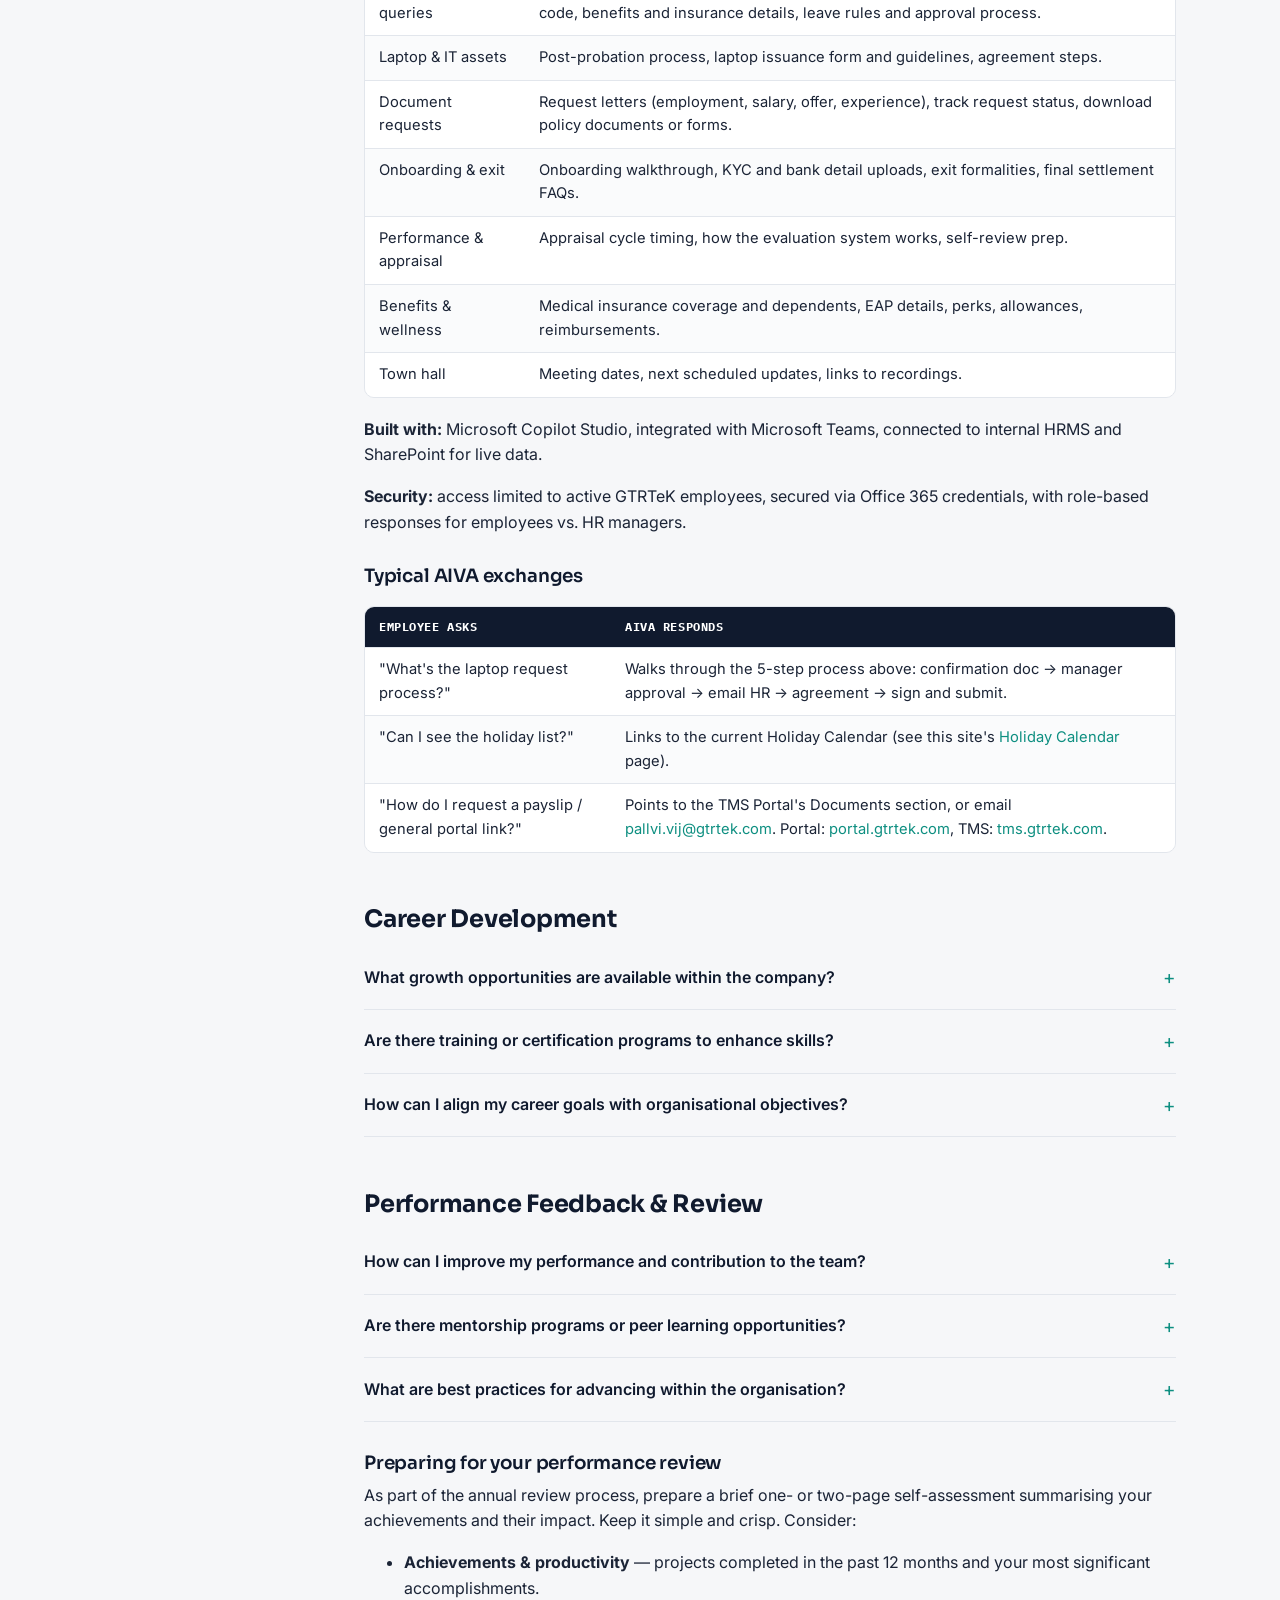
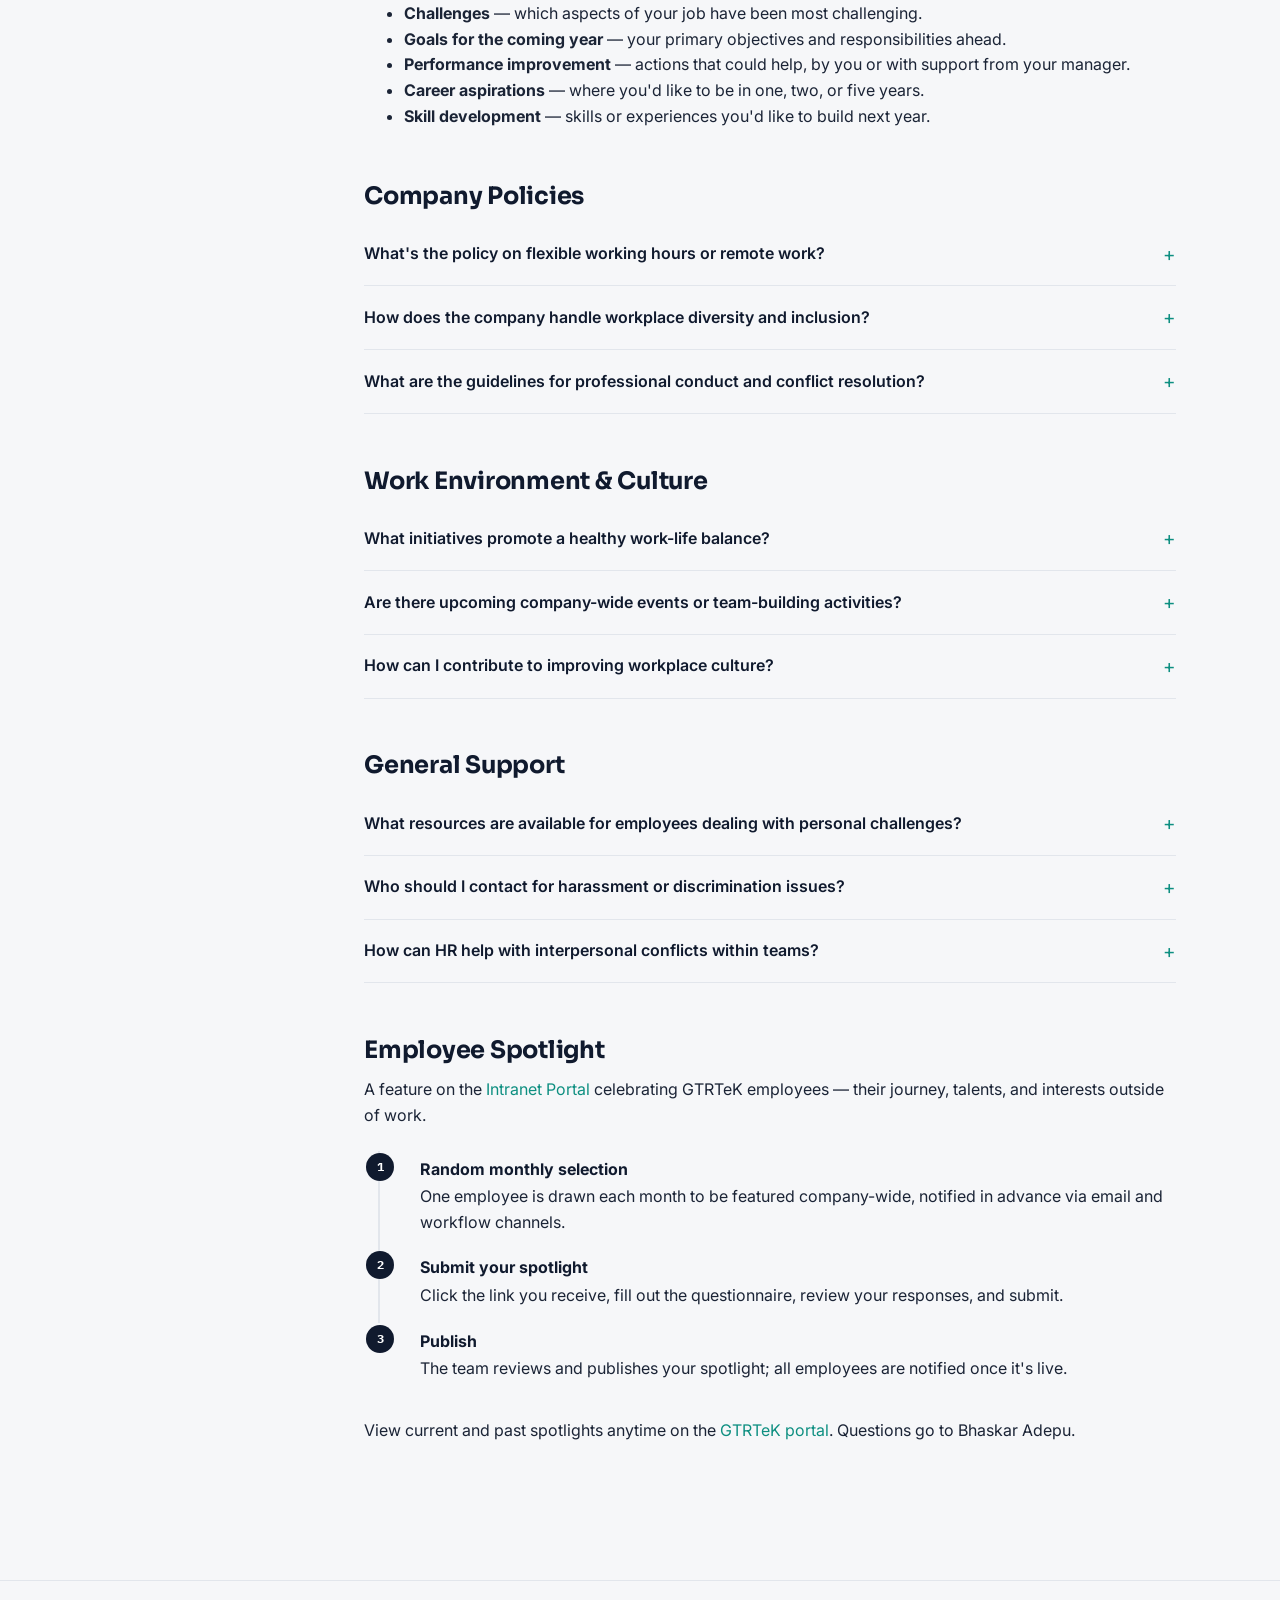
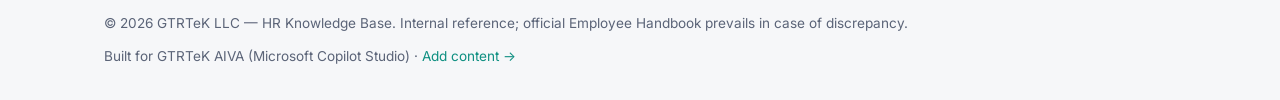
<file: hGTRTeKr-faq.html>
<!DOCTYPE html>
<html lang="en">
<head>
<meta charset="UTF-8">
<meta name="viewport" content="width=device-width, initial-scale=1.0">
<title>HR & AIVA FAQ · GTRTeK HR Knowledge Base</title>
<meta name="description" content="Frequently asked HR questions and how GTRTeK AIVA can help — laptops, events, career, culture and more.">
<link rel="preconnect" href="https://fonts.googleapis.com">
<link rel="preconnect" href="https://fonts.gstatic.com" crossorigin>
<link href="https://fonts.googleapis.com/css2?family=Sora:wght@600;700;800&family=Inter:wght@400;500;600;700&family=IBM+Plex+Mono:wght@500;600&display=swap" rel="stylesheet">
<link rel="stylesheet" href="assets/style.css">
<link rel="icon" href="data:image/svg+xml,<svg xmlns=%22http://www.w3.org/2000/svg%22 viewBox=%220 0 32 32%22><rect width=%2232%22 height=%2232%22 rx=%228%22 fill=%22%23101A2E%22/><text x=%2216%22 y=%2222%22 font-size=%2216%22 text-anchor=%22middle%22 fill=%22%2317B8A6%22 font-family=%22sans-serif%22 font-weight=%22800%22>G</text></svg>">
</head>
<body><a class="skip-link" href="#main">Skip to content</a>
<header class="topbar">
  <div class="topbar-inner">
    <a class="brand" href="index.html">
      <span class="mark">G</span>
      <span>GTRTeK HR<span class="sub">Knowledge Base</span></span>
    </a>
    <nav class="main-nav" aria-label="Primary">
        <a href="index.html">Home</a>
        <a href="leave-policy.html">Leave Policy</a>
        <a href="holiday-calendar.html">Holidays</a>
        <a href="comp-off-policy.html">Comp Off</a>
        <a href="health-insurance.html">Insurance</a>
        <a href="recreational-benefits.html">Recreational Benefits</a>
        <a href="https://tms.gtrtek.com/">TMS Portal</a>
        <a href="hr-faq.html" class="active">FAQ</a>
    </nav>
    <button class="nav-toggle" aria-label="Toggle navigation" aria-expanded="false">☰</button>
    <div class="topbar-search">
      <input type="search" id="site-search" placeholder="Search policies… (Enter)" aria-label="Search the knowledge base">
    </div>
  </div>
</header>
<main id="main" class="page">
<nav class="side-nav" aria-label="On this page">
  <span class="eyebrow">On this page</span>
  <ul>
    <li><a href="#laptop">Laptop &amp; IT assets</a></li>
    <li><a href="#events">Annual meeting &amp; town hall</a></li>
    <li><a href="#aiva">About GTRTeK AIVA</a></li>
    <li><a href="#career">Career development</a></li>
    <li><a href="#performance">Performance &amp; feedback</a></li>
    <li><a href="#policies">Company policies</a></li>
    <li><a href="#culture">Work environment &amp; culture</a></li>
    <li><a href="#support">General support</a></li>
    <li><a href="#spotlight">Employee spotlight</a></li>
  </ul>
</nav>
<div class="content">
<div class="crumb"><a href="index.html">Home</a> / HR &amp; AIVA FAQ</div>
<h1>HR &amp; AIVA FAQ</h1>
<p class="lead">Common questions employees ask HR and GTRTeK AIVA, the company's virtual HR assistant built on Microsoft Copilot Studio.</p>

<h2 id="laptop">Company Laptop Issuance (Post-Probation)</h2>
<div class="callout">
  <strong>Eligibility:</strong> 6 months of probation completed, plus your manager's approval.
</div>
<ol class="steps">
<li><strong>Prepare a confirmation document</strong> Include your name, designation, employee ID, confirmation that probation is complete, and a request for a laptop as per company policy.</li>
<li><strong>Get manager approval</strong> Share the document with your reporting manager — an email or Teams chat confirmation is fine.</li>
<li><strong>Email HR / Admin</strong> Send the approved document, mention the laptop requirement, and reference the manager's approval.</li>
<li><strong>Laptop allocation &amp; agreement</strong> The Admin Team processes the request and issues a Laptop Agreement Form.</li>
<li><strong>Acknowledge and submit</strong> Read the agreement, fill in your details, sign it, and submit the signed copy to HR/Admin.</li>
</ol>
<p><em>Note: the laptop is company property, used per IT policy. On transfer, resignation, or internal movement, it must be returned or reissued officially.</em></p>

<h2 id="events">Annual Meeting &amp; Town Hall</h2>
<div class="table-wrap" data-searchable>
<table>
<thead><tr><th>Event</th><th>When</th><th>Where / Mode</th></tr></thead>
<tbody>
<tr><td>Annual Meeting 2025</td><td>2025</td><td>Goa (in-person)</td></tr>
<tr><td>Annual Meeting 2026</td><td>7 August 2026</td><td>Pune (in-person) — contact your manager or HR (Pallvi) for details</td></tr>
<tr><td>Town Hall</td><td>Recurring</td><td>Virtual via Microsoft Teams, open to all employees remote + on-site</td></tr>
</tbody>
</table>
</div>
<p>The annual meeting reviews company performance and milestones, gives departmental updates, shares strategic plans, and recognises employee contributions with team-building activities and award distribution. Town halls cover company-wide updates, Q&amp;A for transparency, and introduce new initiatives or policies.</p>

<h2 id="aiva">About GTRTeK AIVA</h2>
<p>GTRTeK AIVA is an AI-powered virtual assistant that helps employees access HR information and services anytime, automating common HR interactions.</p>
<div class="table-wrap" data-searchable>
<table>
<thead><tr><th>Area</th><th>What AIVA can do</th></tr></thead>
<tbody>
<tr><td>General HR queries</td><td>Company policy FAQs (leave, laptop, code of conduct), office timings, holiday list, dress code, benefits and insurance details, leave rules and approval process.</td></tr>
<tr><td>Laptop &amp; IT assets</td><td>Post-probation process, laptop issuance form and guidelines, agreement steps.</td></tr>
<tr><td>Document requests</td><td>Request letters (employment, salary, offer, experience), track request status, download policy documents or forms.</td></tr>
<tr><td>Onboarding &amp; exit</td><td>Onboarding walkthrough, KYC and bank detail uploads, exit formalities, final settlement FAQs.</td></tr>
<tr><td>Performance &amp; appraisal</td><td>Appraisal cycle timing, how the evaluation system works, self-review prep.</td></tr>
<tr><td>Benefits &amp; wellness</td><td>Medical insurance coverage and dependents, EAP details, perks, allowances, reimbursements.</td></tr>
<tr><td>Town hall</td><td>Meeting dates, next scheduled updates, links to recordings.</td></tr>
</tbody>
</table>
</div>
<p><strong>Built with:</strong> Microsoft Copilot Studio, integrated with Microsoft Teams, connected to internal HRMS and SharePoint for live data.</p>
<p><strong>Security:</strong> access limited to active GTRTeK employees, secured via Office 365 credentials, with role-based responses for employees vs. HR managers.</p>

<h3>Typical AIVA exchanges</h3>
<div class="table-wrap" data-searchable>
<table>
<thead><tr><th>Employee asks</th><th>AIVA responds</th></tr></thead>
<tbody>
<tr><td>"What's the laptop request process?"</td><td>Walks through the 5-step process above: confirmation doc → manager approval → email HR → agreement → sign and submit.</td></tr>
<tr><td>"Can I see the holiday list?"</td><td>Links to the current Holiday Calendar (see this site's <a href="holiday-calendar.html">Holiday Calendar</a> page).</td></tr>
<tr><td>"How do I request a payslip / general portal link?"</td><td>Points to the TMS Portal's Documents section, or email <a href="mailto:pallvi.vij@gtrtek.com">pallvi.vij@gtrtek.com</a>. Portal: <a href="https://portal.gtrtek.com/" target="_blank" rel="noopener">portal.gtrtek.com</a>, TMS: <a href="https://tms.gtrtek.com/" target="_blank" rel="noopener">tms.gtrtek.com</a>.</td></tr>
</tbody>
</table>
</div>

<h2 id="career">Career Development</h2>
<details class="faq-item">
<summary>What growth opportunities are available within the company?</summary>
<p>We encourage employees to pursue growth through internal job postings, mentorship programs, and cross-functional projects. Promotions are based on merit and alignment with business needs.</p>
</details>
<details class="faq-item">
<summary>Are there training or certification programs to enhance skills?</summary>
<p>Yes — access to online learning platforms, in-house training sessions, and reimbursement for certifications aligned with your role.</p>
</details>
<details class="faq-item">
<summary>How can I align my career goals with organisational objectives?</summary>
<p>Discuss with your manager to create an Individual Development Plan (IDP), aligning your aspirations with the company's goals.</p>
</details>

<h2 id="performance">Performance Feedback &amp; Review</h2>
<details class="faq-item">
<summary>How can I improve my performance and contribution to the team?</summary>
<p>Regularly request feedback from your manager and peers, set measurable goals, and take ownership of your tasks. Performance review cycles provide structured opportunities for improvement.</p>
</details>
<details class="faq-item">
<summary>Are there mentorship programs or peer learning opportunities?</summary>
<p>Yes — a mentorship program pairs experienced professionals with junior team members, plus regular team-based knowledge-sharing sessions.</p>
</details>
<details class="faq-item">
<summary>What are best practices for advancing within the organisation?</summary>
<p>Consistency, innovation, collaboration, and taking initiative are key. Demonstrating leadership and achieving your goals helps you advance.</p>
</details>

<h3>Preparing for your performance review</h3>
<p>As part of the annual review process, prepare a brief one- or two-page self-assessment summarising your achievements and their impact. Keep it simple and crisp. Consider:</p>
<ul data-searchable>
<li><strong>Achievements &amp; productivity</strong> — projects completed in the past 12 months and your most significant accomplishments.</li>
<li><strong>Challenges</strong> — which aspects of your job have been most challenging.</li>
<li><strong>Goals for the coming year</strong> — your primary objectives and responsibilities ahead.</li>
<li><strong>Performance improvement</strong> — actions that could help, by you or with support from your manager.</li>
<li><strong>Career aspirations</strong> — where you'd like to be in one, two, or five years.</li>
<li><strong>Skill development</strong> — skills or experiences you'd like to build next year.</li>
</ul>

<h2 id="policies">Company Policies</h2>
<details class="faq-item">
<summary>What's the policy on flexible working hours or remote work?</summary>
<p>Our flexible work policy allows remote or hybrid arrangements, subject to managerial approval and role requirements.</p>
</details>
<details class="faq-item">
<summary>How does the company handle workplace diversity and inclusion?</summary>
<p>Through recruitment practices, workshops on bias awareness, and an open-door policy for reporting concerns.</p>
</details>
<details class="faq-item">
<summary>What are the guidelines for professional conduct and conflict resolution?</summary>
<p>A code of ethics emphasising respect, teamwork and professionalism. Employees are encouraged to report conflicts to HR for mediation.</p>
</details>

<h2 id="culture">Work Environment &amp; Culture</h2>
<details class="faq-item">
<summary>What initiatives promote a healthy work-life balance?</summary>
<p>Wellness programs, flexible working hours, mental health resources, and frequent employee engagement activities.</p>
</details>
<details class="faq-item">
<summary>Are there upcoming company-wide events or team-building activities?</summary>
<p>Yes — quarterly team-building sessions and annual company retreats. Watch the company calendar for dates.</p>
</details>
<details class="faq-item">
<summary>How can I contribute to improving workplace culture?</summary>
<p>By actively participating in company initiatives, giving constructive feedback, and embracing teamwork and inclusivity.</p>
</details>

<h2 id="support">General Support</h2>
<details class="faq-item">
<summary>What resources are available for employees dealing with personal challenges?</summary>
<p>Employee Assistance Programs (EAPs), counselling services, and wellness workshops.</p>
</details>
<details class="faq-item">
<summary>Who should I contact for harassment or discrimination issues?</summary>
<p>Report incidents to HR immediately. All reports are treated confidentially and investigated thoroughly.</p>
</details>
<details class="faq-item">
<summary>How can HR help with interpersonal conflicts within teams?</summary>
<p>HR can act as a neutral mediator, facilitating discussions to reach solutions that work for all parties.</p>
</details>

<h2 id="spotlight">Employee Spotlight</h2>
<p>A feature on the <a href="https://portal.gtrtek.com/" target="_blank" rel="noopener">Intranet Portal</a> celebrating GTRTeK employees — their journey, talents, and interests outside of work.</p>
<ol class="steps">
<li><strong>Random monthly selection</strong> One employee is drawn each month to be featured company-wide, notified in advance via email and workflow channels.</li>
<li><strong>Submit your spotlight</strong> Click the link you receive, fill out the questionnaire, review your responses, and submit.</li>
<li><strong>Publish</strong> The team reviews and publishes your spotlight; all employees are notified once it's live.</li>
</ol>
<p>View current and past spotlights anytime on the <a href="https://portal.gtrtek.com/" target="_blank" rel="noopener">GTRTeK portal</a>. Questions go to Bhaskar Adepu.</p>
</div></main><footer>
  <div class="shell">
    <div>© 2026 GTRTeK LLC — HR Knowledge Base. Internal reference; official Employee Handbook prevails in case of discrepancy.</div>
    <div>Built for GTRTeK AIVA (Microsoft Copilot Studio) · <a href="README.md">Add content →</a></div>
  </div>
</footer>
<script src="assets/script.js"></script>
</body>
</html>
</file>
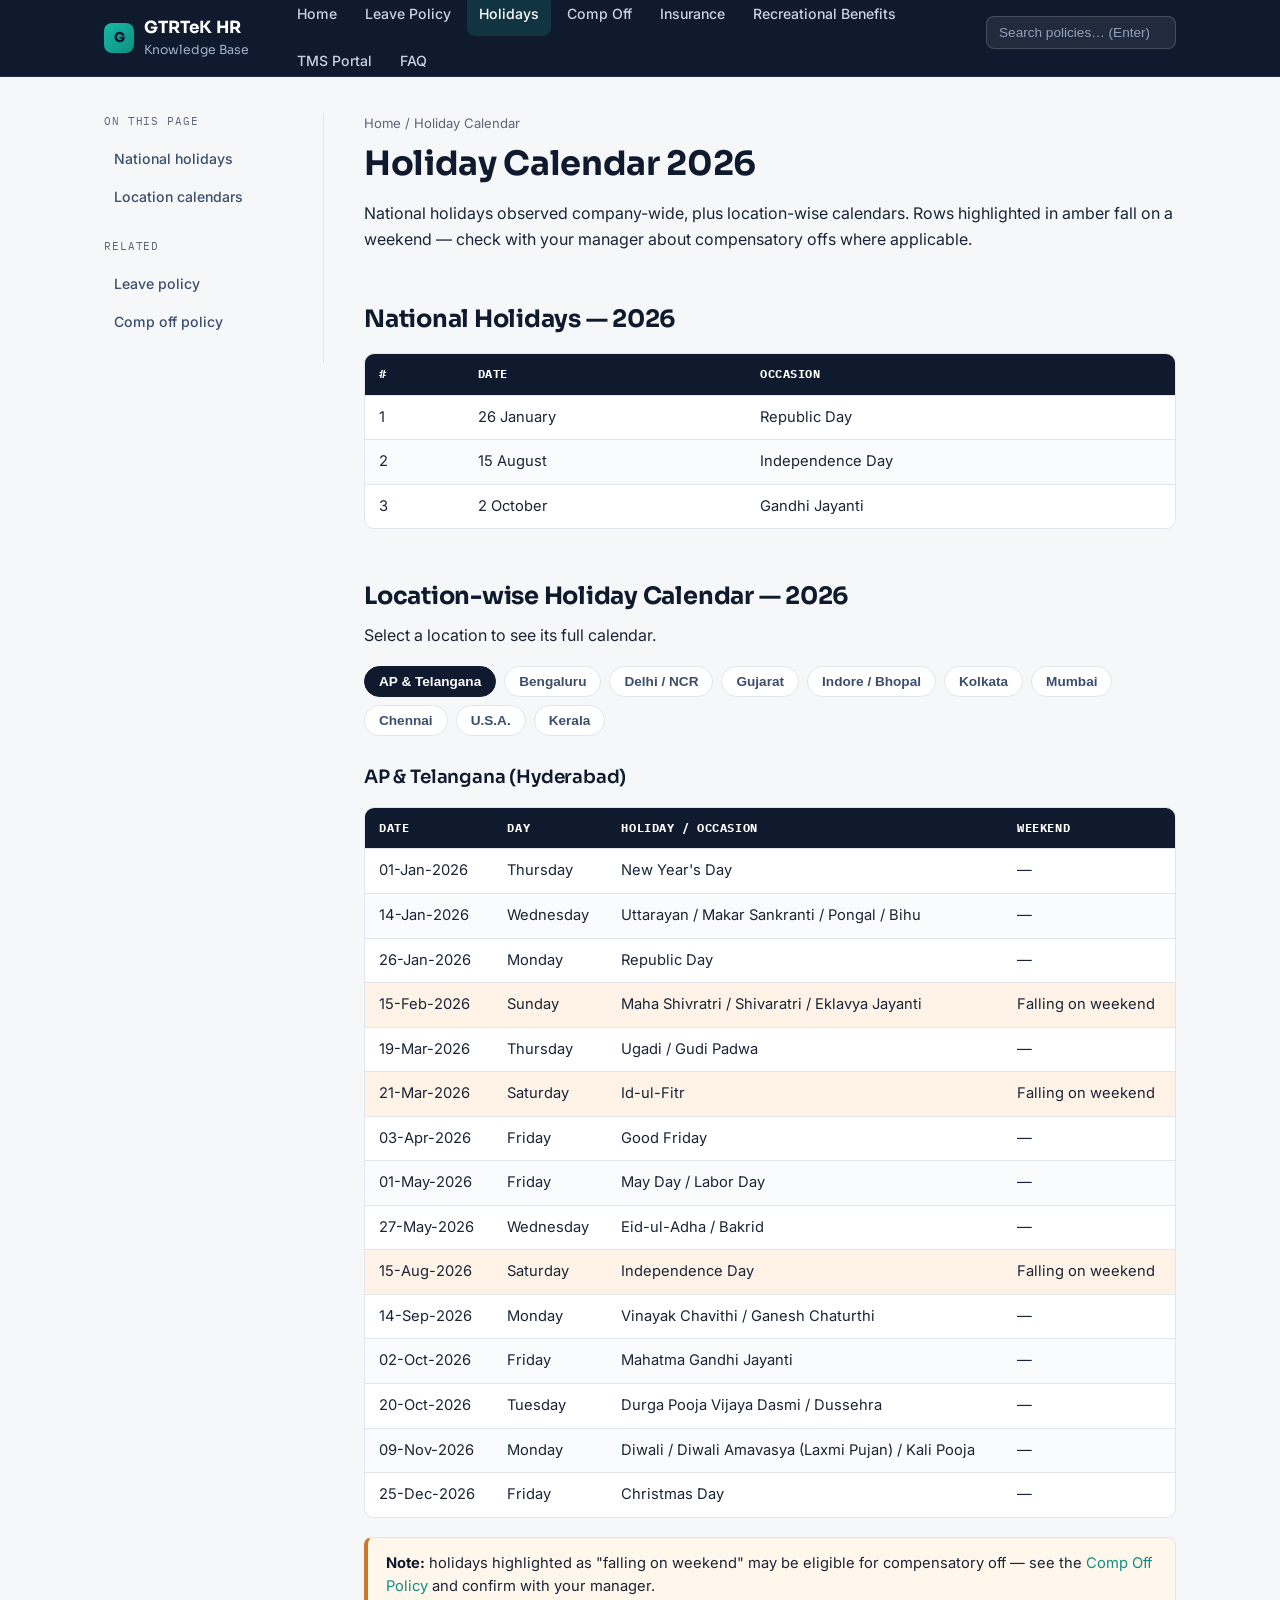
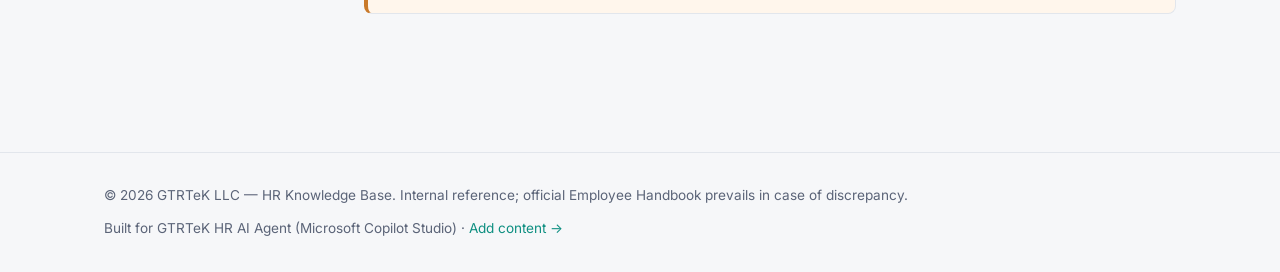
<file: holiday-calendar.html>
<!DOCTYPE html>
<html lang="en">
<head>
<meta charset="UTF-8">
<meta name="viewport" content="width=device-width, initial-scale=1.0">
<title>Holiday Calendar · GTRTeK HR Knowledge Base</title>
<meta name="description" content="Location-wise holiday calendar 2026 for GTRTeK LLC employees.">
<link rel="preconnect" href="https://fonts.googleapis.com">
<link rel="preconnect" href="https://fonts.gstatic.com" crossorigin>
<link href="https://fonts.googleapis.com/css2?family=Sora:wght@600;700;800&family=Inter:wght@400;500;600;700&family=IBM+Plex+Mono:wght@500;600&display=swap" rel="stylesheet">
<link rel="stylesheet" href="assets/style.css">
<link rel="icon" href="data:image/svg+xml,<svg xmlns=%22http://www.w3.org/2000/svg%22 viewBox=%220 0 32 32%22><rect width=%2232%22 height=%2232%22 rx=%228%22 fill=%22%23101A2E%22/><text x=%2216%22 y=%2222%22 font-size=%2216%22 text-anchor=%22middle%22 fill=%22%2317B8A6%22 font-family=%22sans-serif%22 font-weight=%22800%22>G</text></svg>">
</head>
<body><a class="skip-link" href="#main">Skip to content</a>
<header class="topbar">
  <div class="topbar-inner">
    <a class="brand" href="index.html">
      <span class="mark">G</span>
      <span>GTRTeK HR<span class="sub">Knowledge Base</span></span>
    </a>
    <nav class="main-nav" aria-label="Primary">
        <a href="index.html">Home</a>
        <a href="GTRLeave-policy.html">Leave Policy</a>
        <a href="holiday-calendar.html" class="active">Holidays</a>
        <a href="comp-off-policy.html">Comp Off</a>
        <a href="health-insurance.html">Insurance</a>
        <a href="recreational-benefits.html">Recreational Benefits</a>
        <a href="tms-portal.html">TMS Portal</a>
        <a href="hr-faq.html">FAQ</a>
    </nav>
    <button class="nav-toggle" aria-label="Toggle navigation" aria-expanded="false">☰</button>
    <div class="topbar-search">
      <input type="search" id="site-search" placeholder="Search policies… (Enter)" aria-label="Search the knowledge base">
    </div>
  </div>
</header>
<main id="main" class="page">
<nav class="side-nav" aria-label="On this page">
  <span class="eyebrow">On this page</span>
  <ul>
    <li><a href="#national">National holidays</a></li>
    <li><a href="#locations">Location calendars</a></li>
  </ul>
  <span class="eyebrow">Related</span>
  <ul>
    <li><a href="GTRLeave-policy.html">Leave policy</a></li>
    <li><a href="comp-off-policy.html">Comp off policy</a></li>
  </ul>
</nav>
<div class="content">
<div class="crumb"><a href="index.html">Home</a> / Holiday Calendar</div>
<h1>Holiday Calendar 2026</h1>
<p class="lead">National holidays observed company-wide, plus location-wise calendars. Rows highlighted in amber fall on a weekend — check with your manager about compensatory offs where applicable.</p>

<h2 id="national">National Holidays — 2026</h2>
<div class="table-wrap" data-searchable>
<table>
<thead><tr><th>#</th><th>Date</th><th>Occasion</th></tr></thead>
<tbody>
<tr><td>1</td><td>26 January</td><td>Republic Day</td></tr>
<tr><td>2</td><td>15 August</td><td>Independence Day</td></tr>
<tr><td>3</td><td>2 October</td><td>Gandhi Jayanti</td></tr>
</tbody>
</table>
</div>

<h2 id="locations">Location-wise Holiday Calendar — 2026</h2>
<p>Select a location to see its full calendar.</p>
<div class="loc-tabs" role="tablist">
<button class="loc-tab active" data-target="hyderabad">AP & Telangana</button>
<button class="loc-tab" data-target="bengaluru">Bengaluru</button>
<button class="loc-tab" data-target="delhi-ncr">Delhi / NCR</button>
<button class="loc-tab" data-target="gujarat">Gujarat</button>
<button class="loc-tab" data-target="indore-bhopal">Indore / Bhopal</button>
<button class="loc-tab" data-target="kolkata">Kolkata</button>
<button class="loc-tab" data-target="mumbai">Mumbai</button>
<button class="loc-tab" data-target="chennai">Chennai</button>
<button class="loc-tab" data-target="usa">U.S.A.</button>
<button class="loc-tab" data-target="kerala">Kerala</button>
</div>


<div class="loc-panel active" id="hyderabad">
  <h3>AP & Telangana (Hyderabad)</h3>
  <div class="table-wrap" data-searchable>
  <table>
    <thead><tr><th>Date</th><th>Day</th><th>Holiday / Occasion</th><th>Weekend</th></tr></thead>
    <tbody>
    <tr><td>01-Jan-2026</td><td>Thursday</td><td>New Year's Day</td><td>—</td></tr>
<tr><td>14-Jan-2026</td><td>Wednesday</td><td>Uttarayan / Makar Sankranti / Pongal / Bihu</td><td>—</td></tr>
<tr><td>26-Jan-2026</td><td>Monday</td><td>Republic Day</td><td>—</td></tr>
<tr class="weekend"><td>15-Feb-2026</td><td>Sunday</td><td>Maha Shivratri / Shivaratri / Eklavya Jayanti</td><td><span class="badge-weekend">Falling on weekend</span></td></tr>
<tr><td>19-Mar-2026</td><td>Thursday</td><td>Ugadi / Gudi Padwa</td><td>—</td></tr>
<tr class="weekend"><td>21-Mar-2026</td><td>Saturday</td><td>Id-ul-Fitr</td><td><span class="badge-weekend">Falling on weekend</span></td></tr>
<tr><td>03-Apr-2026</td><td>Friday</td><td>Good Friday</td><td>—</td></tr>
<tr><td>01-May-2026</td><td>Friday</td><td>May Day / Labor Day</td><td>—</td></tr>
<tr><td>27-May-2026</td><td>Wednesday</td><td>Eid-ul-Adha / Bakrid</td><td>—</td></tr>
<tr class="weekend"><td>15-Aug-2026</td><td>Saturday</td><td>Independence Day</td><td><span class="badge-weekend">Falling on weekend</span></td></tr>
<tr><td>14-Sep-2026</td><td>Monday</td><td>Vinayak Chavithi / Ganesh Chaturthi</td><td>—</td></tr>
<tr><td>02-Oct-2026</td><td>Friday</td><td>Mahatma Gandhi Jayanti</td><td>—</td></tr>
<tr><td>20-Oct-2026</td><td>Tuesday</td><td>Durga Pooja Vijaya Dasmi / Dussehra</td><td>—</td></tr>
<tr><td>09-Nov-2026</td><td>Monday</td><td>Diwali / Diwali Amavasya (Laxmi Pujan) / Kali Pooja</td><td>—</td></tr>
<tr><td>25-Dec-2026</td><td>Friday</td><td>Christmas Day</td><td>—</td></tr>
    </tbody>
  </table>
  </div>
</div>


<div class="loc-panel" id="bengaluru">
  <h3>Bengaluru (Karnataka)</h3>
  <div class="table-wrap" data-searchable>
  <table>
    <thead><tr><th>Date</th><th>Day</th><th>Holiday / Occasion</th><th>Weekend</th></tr></thead>
    <tbody>
    <tr><td>01-Jan-2026</td><td>Thursday</td><td>New Year's Day</td><td>—</td></tr>
<tr><td>14-Jan-2026</td><td>Wednesday</td><td>Uttarayan / Makar Sankranti / Pongal / Bihu</td><td>—</td></tr>
<tr><td>26-Jan-2026</td><td>Monday</td><td>Republic Day</td><td>—</td></tr>
<tr><td>19-Mar-2026</td><td>Thursday</td><td>Ugadi / Gudi Padwa</td><td>—</td></tr>
<tr><td>14-Apr-2026</td><td>Tuesday</td><td>Ambedkar Jayanti</td><td>—</td></tr>
<tr><td>01-May-2026</td><td>Friday</td><td>May Day / Labor Day</td><td>—</td></tr>
<tr class="weekend"><td>15-Aug-2026</td><td>Saturday</td><td>Independence Day</td><td><span class="badge-weekend">Falling on weekend</span></td></tr>
<tr><td>14-Sep-2026</td><td>Monday</td><td>Ganesh Chaturthi</td><td>—</td></tr>
<tr><td>02-Oct-2026</td><td>Friday</td><td>Gandhi Jayanti</td><td>—</td></tr>
<tr class="weekend"><td>01-Nov-2026</td><td>Sunday</td><td>Karnataka Rajyotsava</td><td><span class="badge-weekend">Falling on weekend</span></td></tr>
<tr><td>09-Nov-2026</td><td>Monday</td><td>Diwali / Diwali Amavasya (Laxmi Pujan) / Kali Pooja</td><td>—</td></tr>
<tr><td>25-Dec-2026</td><td>Friday</td><td>Christmas Day</td><td>—</td></tr>
    </tbody>
  </table>
  </div>
</div>


<div class="loc-panel" id="delhi-ncr">
  <h3>Delhi / NCR (North India)</h3>
  <div class="table-wrap" data-searchable>
  <table>
    <thead><tr><th>Date</th><th>Day</th><th>Holiday / Occasion</th><th>Weekend</th></tr></thead>
    <tbody>
    <tr><td>01-Jan-2026</td><td>Thursday</td><td>New Year's Day</td><td>—</td></tr>
<tr><td>26-Jan-2026</td><td>Monday</td><td>Republic Day</td><td>—</td></tr>
<tr class="weekend"><td>15-Feb-2026</td><td>Sunday</td><td>Maha Shivratri / Shivaratri / Eklavya Jayanti</td><td><span class="badge-weekend">Falling on weekend</span></td></tr>
<tr><td>04-Mar-2026</td><td>Wednesday</td><td>Holi Festival (Dhuleti) / Holi (day after Doljatra)</td><td>—</td></tr>
<tr class="weekend"><td>21-Mar-2026</td><td>Saturday</td><td>Id-ul-Fitr</td><td><span class="badge-weekend">Falling on weekend</span></td></tr>
<tr><td>03-Apr-2026</td><td>Friday</td><td>Good Friday</td><td>—</td></tr>
<tr><td>01-May-2026</td><td>Friday</td><td>May Day / Labor Day</td><td>—</td></tr>
<tr class="weekend"><td>15-Aug-2026</td><td>Saturday</td><td>Independence Day</td><td><span class="badge-weekend">Falling on weekend</span></td></tr>
<tr><td>28-Aug-2026</td><td>Friday</td><td>Rakshabandhan</td><td>—</td></tr>
<tr><td>14-Sep-2026</td><td>Monday</td><td>Vinayak Chavithi / Ganesh Chaturthi</td><td>—</td></tr>
<tr><td>02-Oct-2026</td><td>Friday</td><td>Mahatma Gandhi Jayanti</td><td>—</td></tr>
<tr><td>20-Oct-2026</td><td>Tuesday</td><td>Durga Pooja Vijaya Dasmi / Dussehra</td><td>—</td></tr>
<tr><td>09-Nov-2026</td><td>Monday</td><td>Diwali / Diwali Amavasya (Laxmi Pujan) / Kali Pooja</td><td>—</td></tr>
<tr><td>11-Nov-2026</td><td>Wednesday</td><td>Bhai Dooj</td><td>—</td></tr>
<tr><td>25-Dec-2026</td><td>Friday</td><td>Christmas Day</td><td>—</td></tr>
    </tbody>
  </table>
  </div>
</div>


<div class="loc-panel" id="gujarat">
  <h3>Gujarat</h3>
  <div class="table-wrap" data-searchable>
  <table>
    <thead><tr><th>Date</th><th>Day</th><th>Holiday / Occasion</th><th>Weekend</th></tr></thead>
    <tbody>
    <tr><td>14-Jan-2026</td><td>Wednesday</td><td>Uttarayan / Makar Sankranti / Pongal / Bihu</td><td>—</td></tr>
<tr><td>15-Jan-2026</td><td>Thursday</td><td>Vasi Uttarayan</td><td>—</td></tr>
<tr><td>26-Jan-2026</td><td>Monday</td><td>Republic Day</td><td>—</td></tr>
<tr class="weekend"><td>15-Feb-2026</td><td>Sunday</td><td>Maha Shivratri / Shivaratri / Eklavya Jayanti</td><td><span class="badge-weekend">Falling on weekend</span></td></tr>
<tr><td>04-Mar-2026</td><td>Wednesday</td><td>Holi Festival (Dhuleti) / Holi (day after Doljatra)</td><td>—</td></tr>
<tr class="weekend"><td>15-Aug-2026</td><td>Saturday</td><td>Independence Day</td><td><span class="badge-weekend">Falling on weekend</span></td></tr>
<tr><td>28-Aug-2026</td><td>Friday</td><td>Rakshabandhan</td><td>—</td></tr>
<tr><td>04-Sep-2026</td><td>Friday</td><td>Janmashtami / Sri Krishna Janmashtami</td><td>—</td></tr>
<tr><td>15-Sep-2026</td><td>Tuesday</td><td>Ganesh Chaturthi</td><td>—</td></tr>
<tr><td>02-Oct-2026</td><td>Friday</td><td>Mahatma Gandhi Jayanti</td><td>—</td></tr>
<tr><td>20-Oct-2026</td><td>Tuesday</td><td>Durga Pooja Vijaya Dasmi / Dussehra</td><td>—</td></tr>
<tr><td>09-Nov-2026</td><td>Monday</td><td>Diwali / Diwali Amavasya (Laxmi Pujan) / Kali Pooja</td><td>—</td></tr>
<tr><td>10-Nov-2026</td><td>Tuesday</td><td>Vikram Samvat New Year</td><td>—</td></tr>
<tr><td>11-Nov-2026</td><td>Wednesday</td><td>Bhai Dooj</td><td>—</td></tr>
    </tbody>
  </table>
  </div>
</div>


<div class="loc-panel" id="indore-bhopal">
  <h3>Indore / Bhopal (MP)</h3>
  <div class="table-wrap" data-searchable>
  <table>
    <thead><tr><th>Date</th><th>Day</th><th>Holiday / Occasion</th><th>Weekend</th></tr></thead>
    <tbody>
    <tr><td>01-Jan-2026</td><td>Thursday</td><td>New Year's Day</td><td>—</td></tr>
<tr><td>14-Jan-2026</td><td>Wednesday</td><td>Uttarayan / Makar Sankranti / Pongal / Bihu</td><td>—</td></tr>
<tr><td>26-Jan-2026</td><td>Monday</td><td>Republic Day</td><td>—</td></tr>
<tr class="weekend"><td>15-Feb-2026</td><td>Sunday</td><td>Maha Shivratri / Shivaratri / Eklavya Jayanti</td><td><span class="badge-weekend">Falling on weekend</span></td></tr>
<tr><td>04-Mar-2026</td><td>Wednesday</td><td>Holi Festival (Dhuleti) / Holi (day after Doljatra)</td><td>—</td></tr>
<tr><td>03-Apr-2026</td><td>Friday</td><td>Good Friday</td><td>—</td></tr>
<tr><td>14-Apr-2026</td><td>Tuesday</td><td>Ambedkar Jayanti</td><td>—</td></tr>
<tr><td>01-May-2026</td><td>Friday</td><td>May Day / Labor Day</td><td>—</td></tr>
<tr class="weekend"><td>15-Aug-2026</td><td>Saturday</td><td>Independence Day</td><td><span class="badge-weekend">Falling on weekend</span></td></tr>
<tr><td>04-Sep-2026</td><td>Friday</td><td>Janmashtami / Sri Krishna Janmashtami</td><td>—</td></tr>
<tr><td>02-Oct-2026</td><td>Friday</td><td>Gandhi Jayanti</td><td>—</td></tr>
<tr><td>20-Oct-2026</td><td>Tuesday</td><td>Durga Pooja Vijaya Dasmi / Dussehra</td><td>—</td></tr>
<tr><td>09-Nov-2026</td><td>Monday</td><td>Diwali / Diwali Amavasya (Laxmi Pujan) / Kali Pooja</td><td>—</td></tr>
<tr><td>25-Dec-2026</td><td>Friday</td><td>Christmas Day</td><td>—</td></tr>
    </tbody>
  </table>
  </div>
</div>


<div class="loc-panel" id="kolkata">
  <h3>Kolkata (West Bengal)</h3>
  <div class="table-wrap" data-searchable>
  <table>
    <thead><tr><th>Date</th><th>Day</th><th>Holiday / Occasion</th><th>Weekend</th></tr></thead>
    <tbody>
    <tr><td>01-Jan-2026</td><td>Thursday</td><td>New Year's Day</td><td>—</td></tr>
<tr><td>26-Jan-2026</td><td>Monday</td><td>Republic Day</td><td>—</td></tr>
<tr class="weekend"><td>15-Feb-2026</td><td>Sunday</td><td>Maha Shivratri / Shivaratri / Eklavya Jayanti</td><td><span class="badge-weekend">Falling on weekend</span></td></tr>
<tr><td>04-Mar-2026</td><td>Wednesday</td><td>Holi Festival (Dhuleti) / Holi (day after Doljatra)</td><td>—</td></tr>
<tr class="weekend"><td>21-Mar-2026</td><td>Saturday</td><td>Id-ul-Fitr</td><td><span class="badge-weekend">Falling on weekend</span></td></tr>
<tr><td>15-Apr-2026</td><td>Wednesday</td><td>Bengali New Year</td><td>—</td></tr>
<tr><td>01-May-2026</td><td>Friday</td><td>May Day / Labor Day</td><td>—</td></tr>
<tr><td>27-May-2026</td><td>Wednesday</td><td>Eid-ul-Adha / Bakrid</td><td>—</td></tr>
<tr class="weekend"><td>15-Aug-2026</td><td>Saturday</td><td>Independence Day</td><td><span class="badge-weekend">Falling on weekend</span></td></tr>
<tr><td>02-Oct-2026</td><td>Friday</td><td>Gandhi Jayanti</td><td>—</td></tr>
<tr><td>19-Oct-2026</td><td>Monday</td><td>Durga Pooja Maha Navami / Navami</td><td>—</td></tr>
<tr><td>20-Oct-2026</td><td>Tuesday</td><td>Durga Pooja Vijaya Dasmi / Dussehra</td><td>—</td></tr>
<tr><td>09-Nov-2026</td><td>Monday</td><td>Diwali / Diwali Amavasya (Laxmi Pujan) / Kali Pooja</td><td>—</td></tr>
<tr><td>25-Dec-2026</td><td>Friday</td><td>Christmas Day</td><td>—</td></tr>
    </tbody>
  </table>
  </div>
</div>


<div class="loc-panel" id="mumbai">
  <h3>Mumbai (Maharashtra)</h3>
  <div class="table-wrap" data-searchable>
  <table>
    <thead><tr><th>Date</th><th>Day</th><th>Holiday / Occasion</th><th>Weekend</th></tr></thead>
    <tbody>
    <tr><td>01-Jan-2026</td><td>Thursday</td><td>New Year's Day</td><td>—</td></tr>
<tr><td>14-Jan-2026</td><td>Wednesday</td><td>Uttarayan / Makar Sankranti / Pongal / Bihu</td><td>—</td></tr>
<tr><td>26-Jan-2026</td><td>Monday</td><td>Republic Day</td><td>—</td></tr>
<tr><td>04-Mar-2026</td><td>Wednesday</td><td>Holi Festival (Dhuleti) / Holi (day after Doljatra)</td><td>—</td></tr>
<tr><td>03-Apr-2026</td><td>Friday</td><td>Good Friday</td><td>—</td></tr>
<tr><td>01-May-2026</td><td>Friday</td><td>Maharashtra Day</td><td>—</td></tr>
<tr class="weekend"><td>15-Aug-2026</td><td>Saturday</td><td>Independence Day</td><td><span class="badge-weekend">Falling on weekend</span></td></tr>
<tr><td>14-Sep-2026</td><td>Monday</td><td>Ganesh Chaturthi</td><td>—</td></tr>
<tr><td>02-Oct-2026</td><td>Friday</td><td>Gandhi Jayanti</td><td>—</td></tr>
<tr><td>20-Oct-2026</td><td>Tuesday</td><td>Durga Pooja Vijaya Dasmi / Dussehra</td><td>—</td></tr>
<tr><td>09-Nov-2026</td><td>Monday</td><td>Diwali / Diwali Amavasya (Laxmi Pujan) / Kali Pooja</td><td>—</td></tr>
<tr><td>11-Nov-2026</td><td>Wednesday</td><td>Bhai Dooj</td><td>—</td></tr>
<tr><td>25-Dec-2026</td><td>Friday</td><td>Christmas Day</td><td>—</td></tr>
    </tbody>
  </table>
  </div>
</div>


<div class="loc-panel" id="chennai">
  <h3>Chennai (Tamil Nadu)</h3>
  <div class="table-wrap" data-searchable>
  <table>
    <thead><tr><th>Date</th><th>Day</th><th>Holiday / Occasion</th><th>Weekend</th></tr></thead>
    <tbody>
    <tr><td>01-Jan-2026</td><td>Thursday</td><td>New Year's Day</td><td>—</td></tr>
<tr><td>14-Jan-2026</td><td>Wednesday</td><td>Bhogi Pongal</td><td>—</td></tr>
<tr><td>15-Jan-2026</td><td>Thursday</td><td>Thai Pongal</td><td>—</td></tr>
<tr><td>26-Jan-2026</td><td>Monday</td><td>Republic Day</td><td>—</td></tr>
<tr><td>03-Apr-2026</td><td>Friday</td><td>Good Friday</td><td>—</td></tr>
<tr><td>14-Apr-2026</td><td>Tuesday</td><td>Tamil New Year</td><td>—</td></tr>
<tr><td>01-May-2026</td><td>Friday</td><td>May Day / Labor Day</td><td>—</td></tr>
<tr class="weekend"><td>15-Aug-2026</td><td>Saturday</td><td>Independence Day</td><td><span class="badge-weekend">Falling on weekend</span></td></tr>
<tr><td>14-Sep-2026</td><td>Monday</td><td>Vinayak Chavithi / Ganesh Chaturthi</td><td>—</td></tr>
<tr><td>02-Oct-2026</td><td>Friday</td><td>Gandhi Jayanti</td><td>—</td></tr>
<tr><td>20-Oct-2026</td><td>Tuesday</td><td>Ayudha Pooja</td><td>—</td></tr>
<tr><td>09-Nov-2026</td><td>Monday</td><td>Diwali / Diwali Amavasya (Laxmi Pujan) / Kali Pooja</td><td>—</td></tr>
<tr><td>25-Dec-2026</td><td>Friday</td><td>Christmas Day</td><td>—</td></tr>
    </tbody>
  </table>
  </div>
</div>


<div class="loc-panel" id="usa">
  <h3>U.S.A.</h3>
  <div class="table-wrap" data-searchable>
  <table>
    <thead><tr><th>Date</th><th>Day</th><th>Holiday / Occasion</th><th>Weekend</th></tr></thead>
    <tbody>
    <tr><td>01-Jan-2026</td><td>Thursday</td><td>New Year's Day</td><td>—</td></tr>
<tr><td>19-Jan-2026</td><td>Monday</td><td>Martin Luther King Jr. Day</td><td>—</td></tr>
<tr><td>16-Feb-2026</td><td>Monday</td><td>Washington's Birthday (Presidents' Day)</td><td>—</td></tr>
<tr><td>25-May-2026</td><td>Monday</td><td>Memorial Day</td><td>—</td></tr>
<tr><td>19-Jun-2026</td><td>Friday</td><td>Juneteenth National Independence Day</td><td>—</td></tr>
<tr class="weekend"><td>04-Jul-2026</td><td>Saturday</td><td>Independence Day</td><td><span class="badge-weekend">Falling on weekend</span></td></tr>
<tr><td>07-Sep-2026</td><td>Monday</td><td>Labor Day</td><td>—</td></tr>
<tr><td>12-Oct-2026</td><td>Monday</td><td>Columbus Day</td><td>—</td></tr>
<tr><td>11-Nov-2026</td><td>Wednesday</td><td>Veterans Day</td><td>—</td></tr>
<tr><td>26-Nov-2026</td><td>Thursday</td><td>Thanksgiving Day</td><td>—</td></tr>
<tr><td>25-Dec-2026</td><td>Friday</td><td>Christmas Day</td><td>—</td></tr>
    </tbody>
  </table>
  </div>
</div>


<div class="loc-panel" id="kerala">
  <h3>Kerala</h3>
  <div class="table-wrap" data-searchable>
  <table>
    <thead><tr><th>Date</th><th>Day</th><th>Holiday / Occasion</th><th>Weekend</th></tr></thead>
    <tbody>
    <tr><td>01-Jan-2026</td><td>Thursday</td><td>New Year's Day</td><td>—</td></tr>
<tr><td>15-Jan-2026</td><td>Thursday</td><td>Thai Pongal</td><td>—</td></tr>
<tr><td>26-Jan-2026</td><td>Monday</td><td>Republic Day</td><td>—</td></tr>
<tr><td>03-Apr-2026</td><td>Friday</td><td>Good Friday</td><td>—</td></tr>
<tr><td>15-Apr-2026</td><td>Wednesday</td><td>Vishu</td><td>—</td></tr>
<tr><td>01-May-2026</td><td>Friday</td><td>May Day / Labor Day</td><td>—</td></tr>
<tr class="weekend"><td>15-Aug-2026</td><td>Saturday</td><td>Independence Day</td><td><span class="badge-weekend">Falling on weekend</span></td></tr>
<tr><td>26-Aug-2026</td><td>Wednesday</td><td>Onam</td><td>—</td></tr>
<tr class="weekend"><td>29-Aug-2026</td><td>Saturday</td><td>Thiruvonam</td><td><span class="badge-weekend">Falling on weekend</span></td></tr>
<tr><td>14-Sep-2026</td><td>Monday</td><td>Vinayak Chavithi / Ganesh Chaturthi</td><td>—</td></tr>
<tr><td>02-Oct-2026</td><td>Friday</td><td>Gandhi Jayanti</td><td>—</td></tr>
<tr><td>19-Oct-2026</td><td>Monday</td><td>Durga Pooja Maha Navami / Navami</td><td>—</td></tr>
<tr><td>09-Nov-2026</td><td>Monday</td><td>Diwali / Diwali Amavasya (Laxmi Pujan) / Kali Pooja</td><td>—</td></tr>
<tr><td>25-Dec-2026</td><td>Friday</td><td>Christmas Day</td><td>—</td></tr>
    </tbody>
  </table>
  </div>
</div>


<div class="callout warn">
  <strong>Note:</strong> holidays highlighted as "falling on weekend" may be eligible for compensatory off — see the <a href="comp-off-policy.html">Comp Off Policy</a> and confirm with your manager.
</div>
</div></main><footer>
  <div class="shell">
    <div>© 2026 GTRTeK LLC — HR Knowledge Base. Internal reference; official Employee Handbook prevails in case of discrepancy.</div>
    <div>Built for GTRTeK HR AI Agent (Microsoft Copilot Studio) · <a href="README.md">Add content →</a></div>
  </div>
</footer>
<script src="assets/script.js"></script>
</body>
</html>
</file>
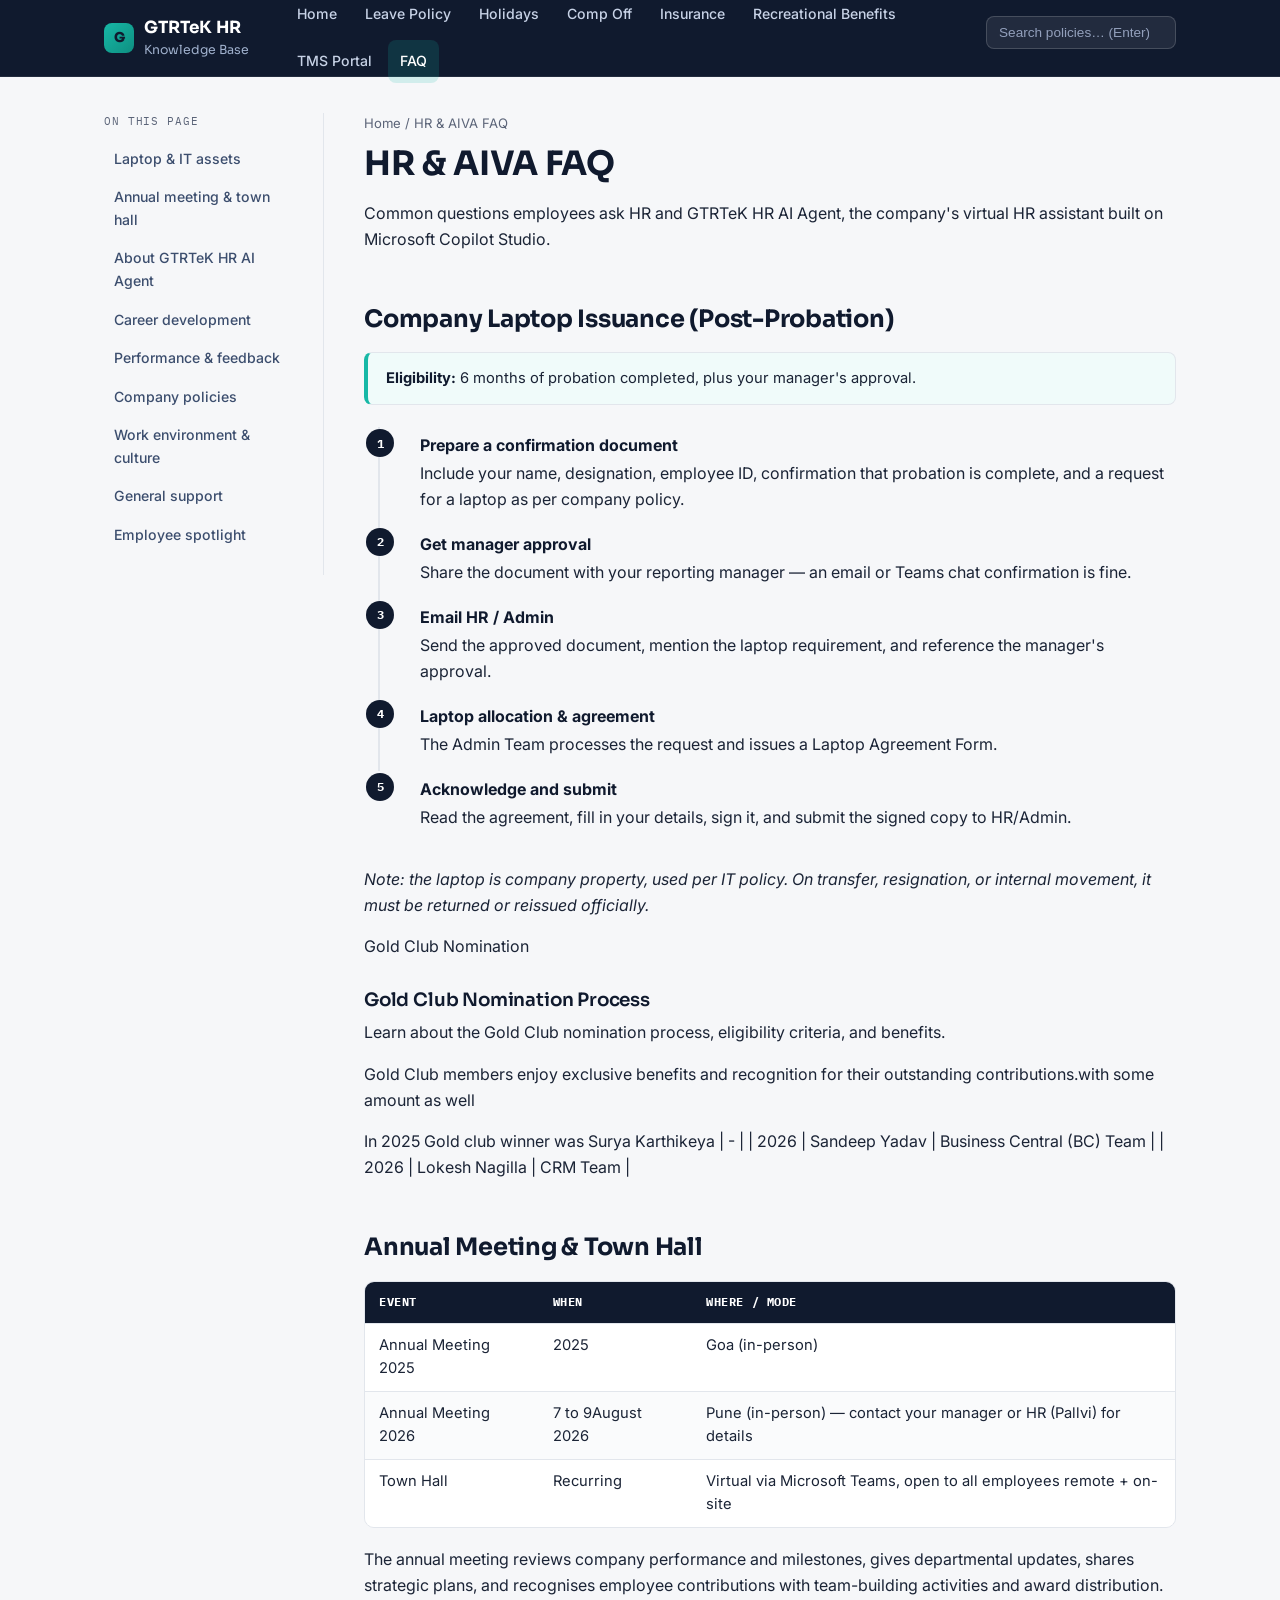
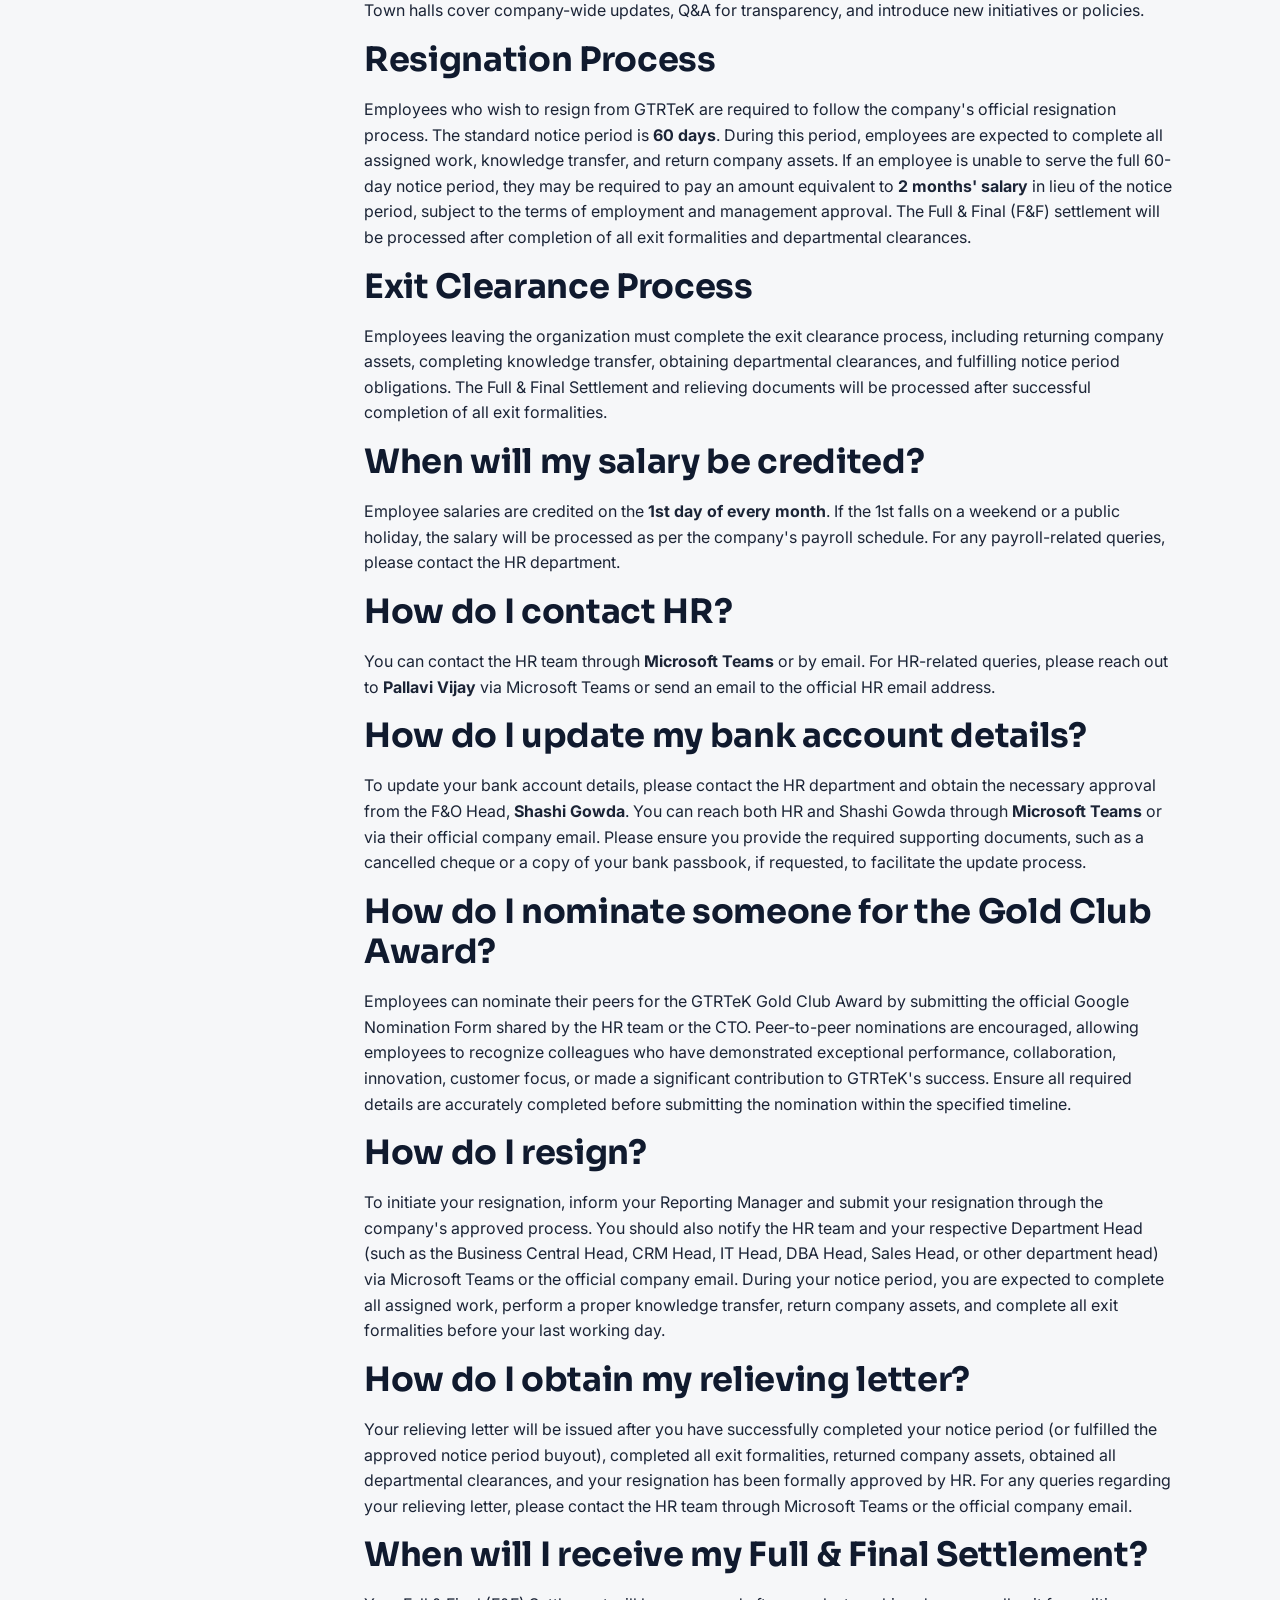
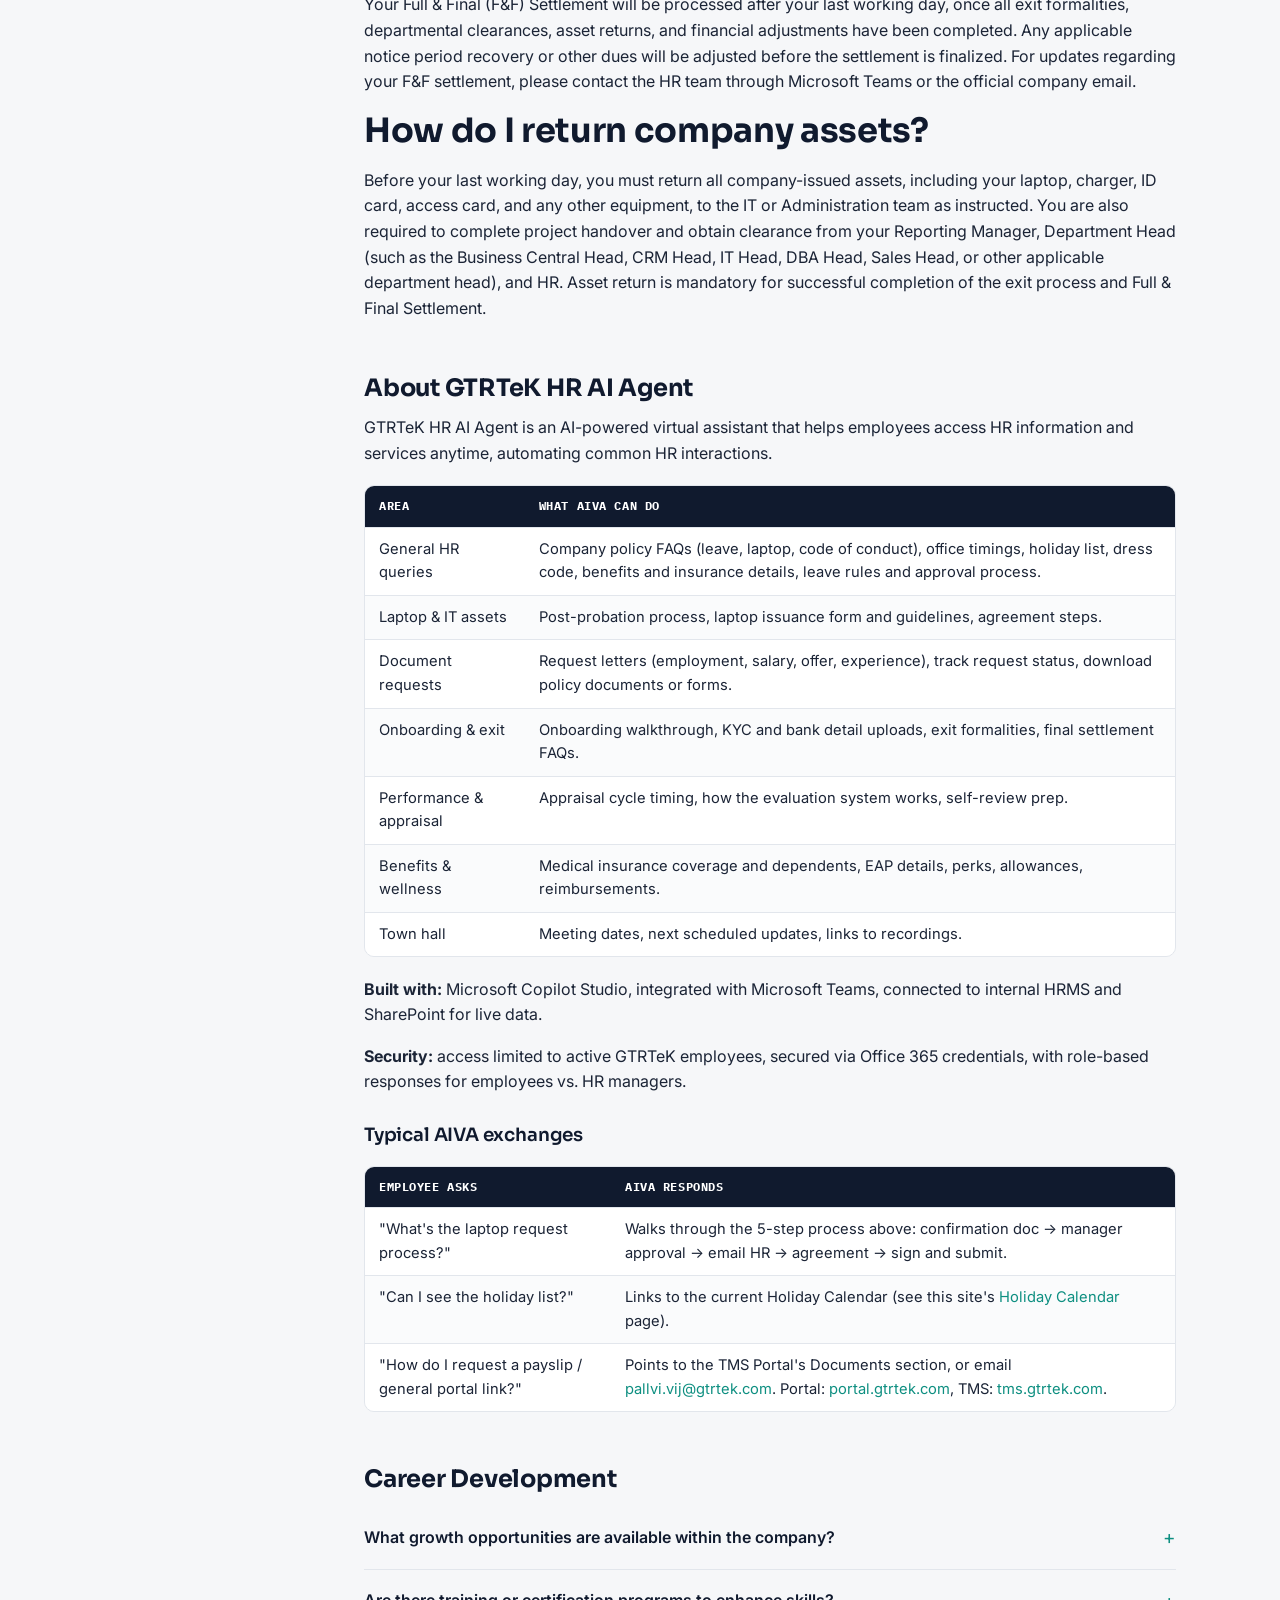
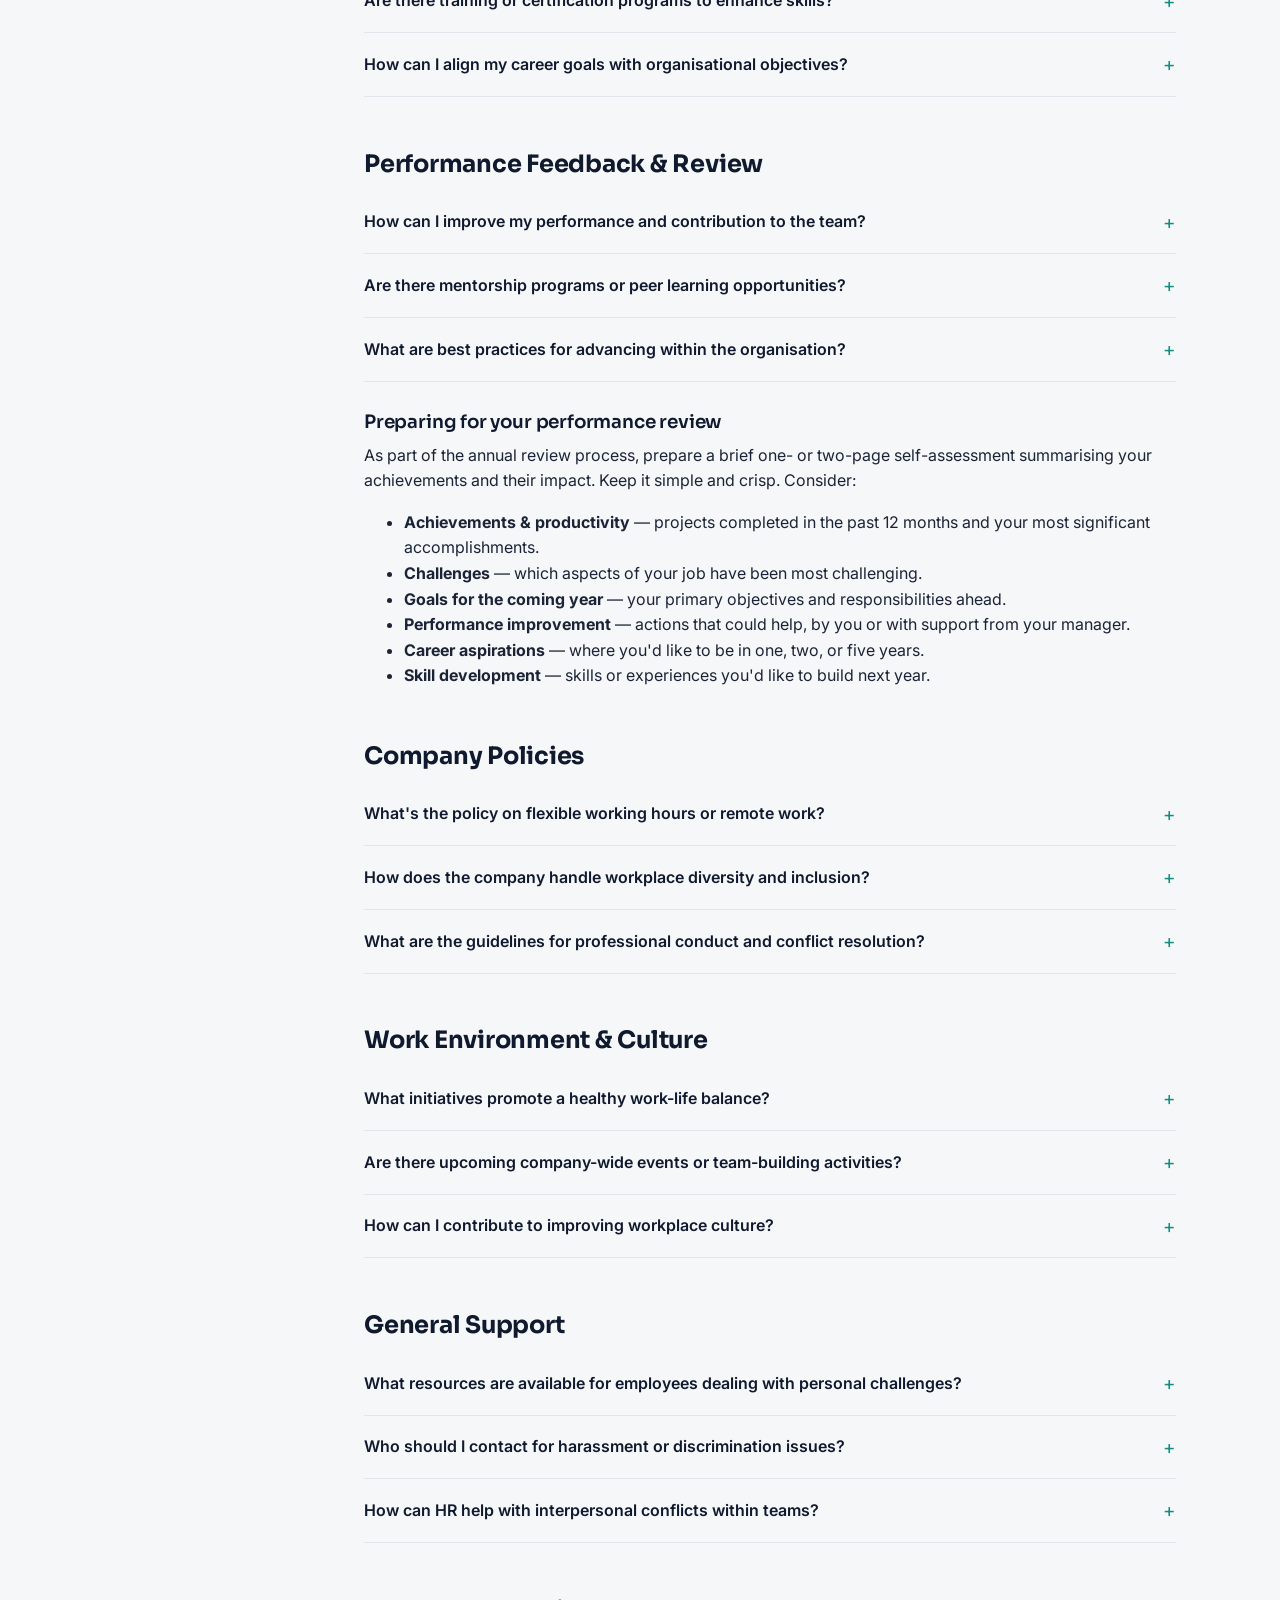
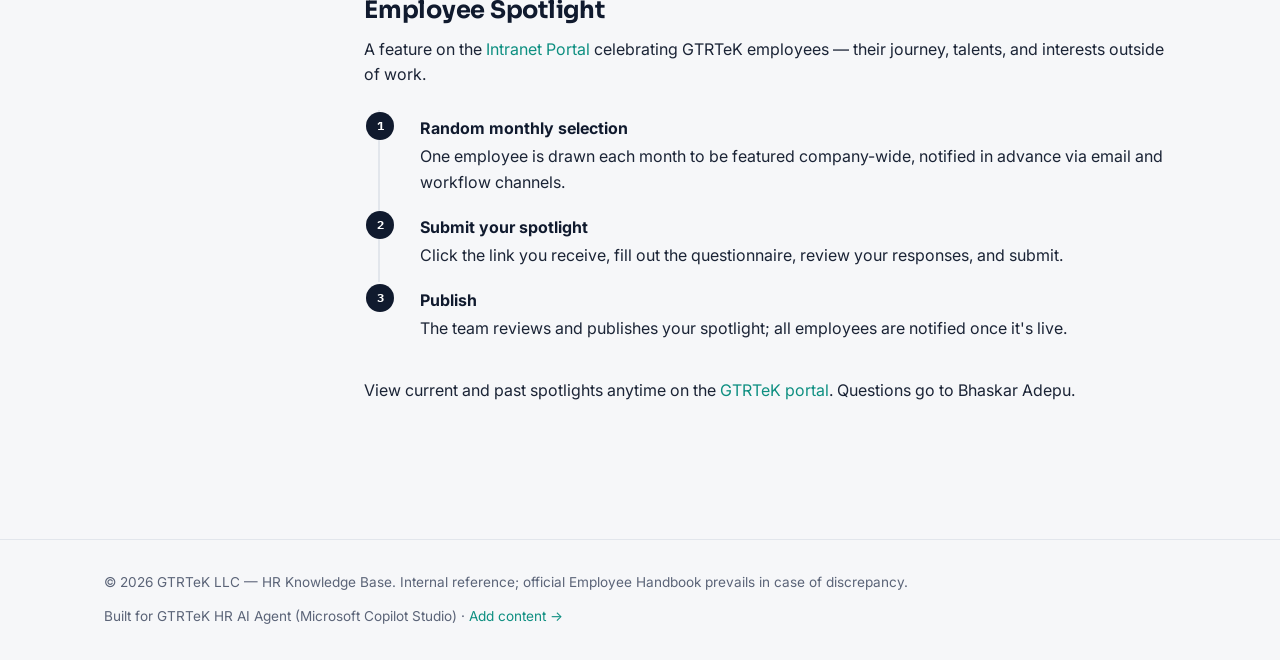
<file: hr-faq.html>
<!DOCTYPE html>
<html lang="en">
<head>
<meta charset="UTF-8">
<meta name="viewport" content="width=device-width, initial-scale=1.0">
<title>HR & AIVA FAQ · GTRTeK HR Knowledge Base</title>
<meta name="description" content="Frequently asked HR questions and how GTRTeK HR AI Agent can help — laptops, events, career, culture and more.">
<link rel="preconnect" href="https://fonts.googleapis.com">
<link rel="preconnect" href="https://fonts.gstatic.com" crossorigin>
<link href="https://fonts.googleapis.com/css2?family=Sora:wght@600;700;800&family=Inter:wght@400;500;600;700&family=IBM+Plex+Mono:wght@500;600&display=swap" rel="stylesheet">
<link rel="stylesheet" href="assets/style.css">
<link rel="icon" href="data:image/svg+xml,<svg xmlns=%22http://www.w3.org/2000/svg%22 viewBox=%220 0 32 32%22><rect width=%2232%22 height=%2232%22 rx=%228%22 fill=%22%23101A2E%22/><text x=%2216%22 y=%2222%22 font-size=%2216%22 text-anchor=%22middle%22 fill=%22%2317B8A6%22 font-family=%22sans-serif%22 font-weight=%22800%22>G</text></svg>">
</head>
<body><a class="skip-link" href="#main">Skip to content</a>
<header class="topbar">
  <div class="topbar-inner">
    <a class="brand" href="index.html">
      <span class="mark">G</span>
      <span>GTRTeK HR<span class="sub">Knowledge Base</span></span>
    </a>
    <nav class="main-nav" aria-label="Primary">
        <a href="index.html">Home</a>
        <a href="GTRLeave-policy.html">Leave Policy</a>
        <a href="holiday-calendar.html">Holidays</a>
        <a href="comp-off-policy.html">Comp Off</a>
        <a href="health-insurance.html">Insurance</a>
        <a href="recreational-benefits.html">Recreational Benefits</a>
        <a href="https://tms.gtrtek.com/">TMS Portal</a>
        <a href="hr-faq.html" class="active">FAQ</a>
    </nav>
    <button class="nav-toggle" aria-label="Toggle navigation" aria-expanded="false">☰</button>
    <div class="topbar-search">
      <input type="search" id="site-search" placeholder="Search policies… (Enter)" aria-label="Search the knowledge base">
    </div>
  </div>
</header>
<main id="main" class="page">
<nav class="side-nav" aria-label="On this page">
  <span class="eyebrow">On this page</span>
  <ul>
    <li><a href="#laptop">Laptop &amp; IT assets</a></li>
    <li><a href="#events">Annual meeting &amp; town hall</a></li>
    <li><a href="#aiva">About GTRTeK HR AI Agent</a></li>
    <li><a href="#career">Career development</a></li>
    <li><a href="#performance">Performance &amp; feedback</a></li>
    <li><a href="#policies">Company policies</a></li>
    <li><a href="#culture">Work environment &amp; culture</a></li>
    <li><a href="#support">General support</a></li>
    <li><a href="#spotlight">Employee spotlight</a></li>
  </ul>
</nav>
<div class="content">
<div class="crumb"><a href="index.html">Home</a> / HR &amp; AIVA FAQ</div>
<h1>HR &amp; AIVA FAQ</h1>
<p class="lead">Common questions employees ask HR and GTRTeK HR AI Agent, the company's virtual HR assistant built on Microsoft Copilot Studio.</p>

<h2 id="laptop">Company Laptop Issuance (Post-Probation)</h2>
<div class="callout">
  <strong>Eligibility:</strong> 6 months of probation completed, plus your manager's approval.
</div>
<ol class="steps">
<li><strong>Prepare a confirmation document</strong> Include your name, designation, employee ID, confirmation that probation is complete, and a request for a laptop as per company policy.</li>
<li><strong>Get manager approval</strong> Share the document with your reporting manager — an email or Teams chat confirmation is fine.</li>
<li><strong>Email HR / Admin</strong> Send the approved document, mention the laptop requirement, and reference the manager's approval.</li>
<li><strong>Laptop allocation &amp; agreement</strong> The Admin Team processes the request and issues a Laptop Agreement Form.</li>
<li><strong>Acknowledge and submit</strong> Read the agreement, fill in your details, sign it, and submit the signed copy to HR/Admin.</li>
</ol>
<p><em>Note: the laptop is company property, used per IT policy. On transfer, resignation, or internal movement, it must be returned or reissued officially.</em></p>
<span class="tag">Gold Club Nomination</span>
      <h3>Gold Club Nomination Process</h3>
      <p>Learn about the Gold Club nomination process, eligibility criteria, and benefits.</p>
    <p>Gold Club members enjoy exclusive benefits and recognition for their outstanding contributions.with some amount as well</p>
    <p>In 2025 Gold club winner was  Surya Karthikeya | -                          |
| 2026 | Sandeep Yadav    | Business Central (BC) Team |
| 2026 | Lokesh Nagilla   | CRM Team                   |
</p>
<h2 id="events">Annual Meeting &amp; Town Hall</h2>
<div class="table-wrap" data-searchable>
<table>
<thead><tr><th>Event</th><th>When</th><th>Where / Mode</th></tr></thead>
<tbody>
<tr><td>Annual Meeting 2025</td><td>2025</td><td>Goa (in-person)</td></tr>
<tr><td>Annual Meeting 2026</td><td>7 to 9August 2026</td><td>Pune (in-person) — contact your manager or HR (Pallvi) for details</td></tr>
<tr><td>Town Hall</td><td>Recurring</td><td>Virtual via Microsoft Teams, open to all employees remote + on-site</td></tr>
</tbody>
</table>
</div>
<p>The annual meeting reviews company performance and milestones, gives departmental updates, shares strategic plans, and recognises employee contributions with team-building activities and award distribution. Town halls cover company-wide updates, Q&amp;A for transparency, and introduce new initiatives or policies.</p>
<h1>Resignation Process</h1>

<p>
Employees who wish to resign from GTRTeK are required to follow the company's official resignation process. The standard notice period is <strong>60 days</strong>. During this period, employees are expected to complete all assigned work, knowledge transfer, and return company assets. If an employee is unable to serve the full 60-day notice period, they may be required to pay an amount equivalent to <strong>2 months' salary</strong> in lieu of the notice period, subject to the terms of employment and management approval. The Full &amp; Final (F&amp;F) settlement will be processed after completion of all exit formalities and departmental clearances.
</p>
<h1>Exit Clearance Process</h1>

<p>
Employees leaving the organization must complete the exit clearance process, including returning company assets, completing knowledge transfer, obtaining departmental clearances, and fulfilling notice period obligations. The Full &amp; Final Settlement and relieving documents will be processed after successful completion of all exit formalities.
</p>
<h1>When will my salary be credited?</h1>

<p>
Employee salaries are credited on the <strong>1st day of every month</strong>. If the 1st falls on a weekend or a public holiday, the salary will be processed as per the company's payroll schedule. For any payroll-related queries, please contact the HR department.
</p>
<h1>How do I contact HR?</h1>

<p>
You can contact the HR team through <strong>Microsoft Teams</strong> or by email. For HR-related queries, please reach out to <strong>Pallavi Vijay</strong> via Microsoft Teams or send an email to the official HR email address.
</p>
<h1>How do I update my bank account details?</h1>

<p>
To update your bank account details, please contact the HR department and obtain the necessary approval from the F&O Head, <strong>Shashi Gowda</strong>. You can reach both HR and Shashi Gowda through <strong>Microsoft Teams</strong> or via their official company email. Please ensure you provide the required supporting documents, such as a cancelled cheque or a copy of your bank passbook, if requested, to facilitate the update process.
</p>
<h1>How do I nominate someone for the Gold Club Award?</h1>

<p>
Employees can nominate their peers for the GTRTeK Gold Club Award by submitting the official Google Nomination Form shared by the HR team or the CTO. Peer-to-peer nominations are encouraged, allowing employees to recognize colleagues who have demonstrated exceptional performance, collaboration, innovation, customer focus, or made a significant contribution to GTRTeK's success. Ensure all required details are accurately completed before submitting the nomination within the specified timeline.
</p>
<h1>How do I resign?</h1>

<p>
To initiate your resignation, inform your Reporting Manager and submit your resignation through the company's approved process. You should also notify the HR team and your respective Department Head (such as the Business Central Head, CRM Head, IT Head, DBA Head, Sales Head, or other department head) via Microsoft Teams or the official company email. During your notice period, you are expected to complete all assigned work, perform a proper knowledge transfer, return company assets, and complete all exit formalities before your last working day.
</p>
<h1>How do I obtain my relieving letter?</h1>

<p>
Your relieving letter will be issued after you have successfully completed your notice period (or fulfilled the approved notice period buyout), completed all exit formalities, returned company assets, obtained all departmental clearances, and your resignation has been formally approved by HR. For any queries regarding your relieving letter, please contact the HR team through Microsoft Teams or the official company email.
</p>
<h1>When will I receive my Full &amp; Final Settlement?</h1>

<p>
Your Full &amp; Final (F&amp;F) Settlement will be processed after your last working day, once all exit formalities, departmental clearances, asset returns, and financial adjustments have been completed. Any applicable notice period recovery or other dues will be adjusted before the settlement is finalized. For updates regarding your F&amp;F settlement, please contact the HR team through Microsoft Teams or the official company email.
</p>
<h1>How do I return company assets?</h1>

<p>
Before your last working day, you must return all company-issued assets, including your laptop, charger, ID card, access card, and any other equipment, to the IT or Administration team as instructed. You are also required to complete project handover and obtain clearance from your Reporting Manager, Department Head (such as the Business Central Head, CRM Head, IT Head, DBA Head, Sales Head, or other applicable department head), and HR. Asset return is mandatory for successful completion of the exit process and Full &amp; Final Settlement.
</p>
<h2 id="aiva">About GTRTeK HR AI Agent</h2>
<p>GTRTeK HR AI Agent is an AI-powered virtual assistant that helps employees access HR information and services anytime, automating common HR interactions.</p>
<div class="table-wrap" data-searchable>
<table>
<thead><tr><th>Area</th><th>What AIVA can do</th></tr></thead>
<tbody>
<tr><td>General HR queries</td><td>Company policy FAQs (leave, laptop, code of conduct), office timings, holiday list, dress code, benefits and insurance details, leave rules and approval process.</td></tr>
<tr><td>Laptop &amp; IT assets</td><td>Post-probation process, laptop issuance form and guidelines, agreement steps.</td></tr>
<tr><td>Document requests</td><td>Request letters (employment, salary, offer, experience), track request status, download policy documents or forms.</td></tr>
<tr><td>Onboarding &amp; exit</td><td>Onboarding walkthrough, KYC and bank detail uploads, exit formalities, final settlement FAQs.</td></tr>
<tr><td>Performance &amp; appraisal</td><td>Appraisal cycle timing, how the evaluation system works, self-review prep.</td></tr>
<tr><td>Benefits &amp; wellness</td><td>Medical insurance coverage and dependents, EAP details, perks, allowances, reimbursements.</td></tr>
<tr><td>Town hall</td><td>Meeting dates, next scheduled updates, links to recordings.</td></tr>
</tbody>
</table>
</div>
<p><strong>Built with:</strong> Microsoft Copilot Studio, integrated with Microsoft Teams, connected to internal HRMS and SharePoint for live data.</p>
<p><strong>Security:</strong> access limited to active GTRTeK employees, secured via Office 365 credentials, with role-based responses for employees vs. HR managers.</p>

<h3>Typical AIVA exchanges</h3>
<div class="table-wrap" data-searchable>
<table>
<thead><tr><th>Employee asks</th><th>AIVA responds</th></tr></thead>
<tbody>
<tr><td>"What's the laptop request process?"</td><td>Walks through the 5-step process above: confirmation doc → manager approval → email HR → agreement → sign and submit.</td></tr>
<tr><td>"Can I see the holiday list?"</td><td>Links to the current Holiday Calendar (see this site's <a href="holiday-calendar.html">Holiday Calendar</a> page).</td></tr>
<tr><td>"How do I request a payslip / general portal link?"</td><td>Points to the TMS Portal's Documents section, or email <a href="mailto:pallvi.vij@gtrtek.com">pallvi.vij@gtrtek.com</a>. Portal: <a href="https://portal.gtrtek.com/" target="_blank" rel="noopener">portal.gtrtek.com</a>, TMS: <a href="https://tms.gtrtek.com/" target="_blank" rel="noopener">tms.gtrtek.com</a>.</td></tr>
</tbody>
</table>
</div>

<h2 id="career">Career Development</h2>
<details class="faq-item">
<summary>What growth opportunities are available within the company?</summary>
<p>We encourage employees to pursue growth through internal job postings, mentorship programs, and cross-functional projects. Promotions are based on merit and alignment with business needs.</p>
</details>
<details class="faq-item">
<summary>Are there training or certification programs to enhance skills?</summary>
<p>Yes — access to online learning platforms, in-house training sessions, and reimbursement for certifications aligned with your role.</p>
</details>
<details class="faq-item">
<summary>How can I align my career goals with organisational objectives?</summary>
<p>Discuss with your manager to create an Individual Development Plan (IDP), aligning your aspirations with the company's goals.</p>
</details>

<h2 id="performance">Performance Feedback &amp; Review</h2>
<details class="faq-item">
<summary>How can I improve my performance and contribution to the team?</summary>
<p>Regularly request feedback from your manager and peers, set measurable goals, and take ownership of your tasks. Performance review cycles provide structured opportunities for improvement.</p>
</details>
<details class="faq-item">
<summary>Are there mentorship programs or peer learning opportunities?</summary>
<p>Yes — a mentorship program pairs experienced professionals with junior team members, plus regular team-based knowledge-sharing sessions.</p>
</details>
<details class="faq-item">
<summary>What are best practices for advancing within the organisation?</summary>
<p>Consistency, innovation, collaboration, and taking initiative are key. Demonstrating leadership and achieving your goals helps you advance.</p>
</details>

<h3>Preparing for your performance review</h3>
<p>As part of the annual review process, prepare a brief one- or two-page self-assessment summarising your achievements and their impact. Keep it simple and crisp. Consider:</p>
<ul data-searchable>
<li><strong>Achievements &amp; productivity</strong> — projects completed in the past 12 months and your most significant accomplishments.</li>
<li><strong>Challenges</strong> — which aspects of your job have been most challenging.</li>
<li><strong>Goals for the coming year</strong> — your primary objectives and responsibilities ahead.</li>
<li><strong>Performance improvement</strong> — actions that could help, by you or with support from your manager.</li>
<li><strong>Career aspirations</strong> — where you'd like to be in one, two, or five years.</li>
<li><strong>Skill development</strong> — skills or experiences you'd like to build next year.</li>
</ul>

<h2 id="policies">Company Policies</h2>
<details class="faq-item">
<summary>What's the policy on flexible working hours or remote work?</summary>
<p>Our flexible work policy allows remote or hybrid arrangements, subject to managerial approval and role requirements.</p>
</details>
<details class="faq-item">
<summary>How does the company handle workplace diversity and inclusion?</summary>
<p>Through recruitment practices, workshops on bias awareness, and an open-door policy for reporting concerns.</p>
</details>
<details class="faq-item">
<summary>What are the guidelines for professional conduct and conflict resolution?</summary>
<p>A code of ethics emphasising respect, teamwork and professionalism. Employees are encouraged to report conflicts to HR for mediation.</p>
</details>

<h2 id="culture">Work Environment &amp; Culture</h2>
<details class="faq-item">
<summary>What initiatives promote a healthy work-life balance?</summary>
<p>Wellness programs, flexible working hours, mental health resources, and frequent employee engagement activities.</p>
</details>
<details class="faq-item">
<summary>Are there upcoming company-wide events or team-building activities?</summary>
<p>Yes — quarterly team-building sessions and annual company retreats. Watch the company calendar for dates.</p>
</details>
<details class="faq-item">
<summary>How can I contribute to improving workplace culture?</summary>
<p>By actively participating in company initiatives, giving constructive feedback, and embracing teamwork and inclusivity.</p>
</details>

<h2 id="support">General Support</h2>
<details class="faq-item">
<summary>What resources are available for employees dealing with personal challenges?</summary>
<p>Employee Assistance Programs (EAPs), counselling services, and wellness workshops.</p>
</details>
<details class="faq-item">
<summary>Who should I contact for harassment or discrimination issues?</summary>
<p>Report incidents to HR immediately. All reports are treated confidentially and investigated thoroughly.</p>
</details>
<details class="faq-item">
<summary>How can HR help with interpersonal conflicts within teams?</summary>
<p>HR can act as a neutral mediator, facilitating discussions to reach solutions that work for all parties.</p>
</details>

<h2 id="spotlight">Employee Spotlight</h2>
<p>A feature on the <a href="https://portal.gtrtek.com/" target="_blank" rel="noopener">Intranet Portal</a> celebrating GTRTeK employees — their journey, talents, and interests outside of work.</p>
<ol class="steps">
<li><strong>Random monthly selection</strong> One employee is drawn each month to be featured company-wide, notified in advance via email and workflow channels.</li>
<li><strong>Submit your spotlight</strong> Click the link you receive, fill out the questionnaire, review your responses, and submit.</li>
<li><strong>Publish</strong> The team reviews and publishes your spotlight; all employees are notified once it's live.</li>
</ol>
<p>View current and past spotlights anytime on the <a href="https://portal.gtrtek.com/" target="_blank" rel="noopener">GTRTeK portal</a>. Questions go to Bhaskar Adepu.</p>
</div></main><footer>
  <div class="shell">
    <div>© 2026 GTRTeK LLC — HR Knowledge Base. Internal reference; official Employee Handbook prevails in case of discrepancy.</div>
    <div>Built for GTRTeK HR AI Agent (Microsoft Copilot Studio) · <a href="README.md">Add content →</a></div>
  </div>
</footer>
<script src="assets/script.js"></script>
</body>
</html>
</file>
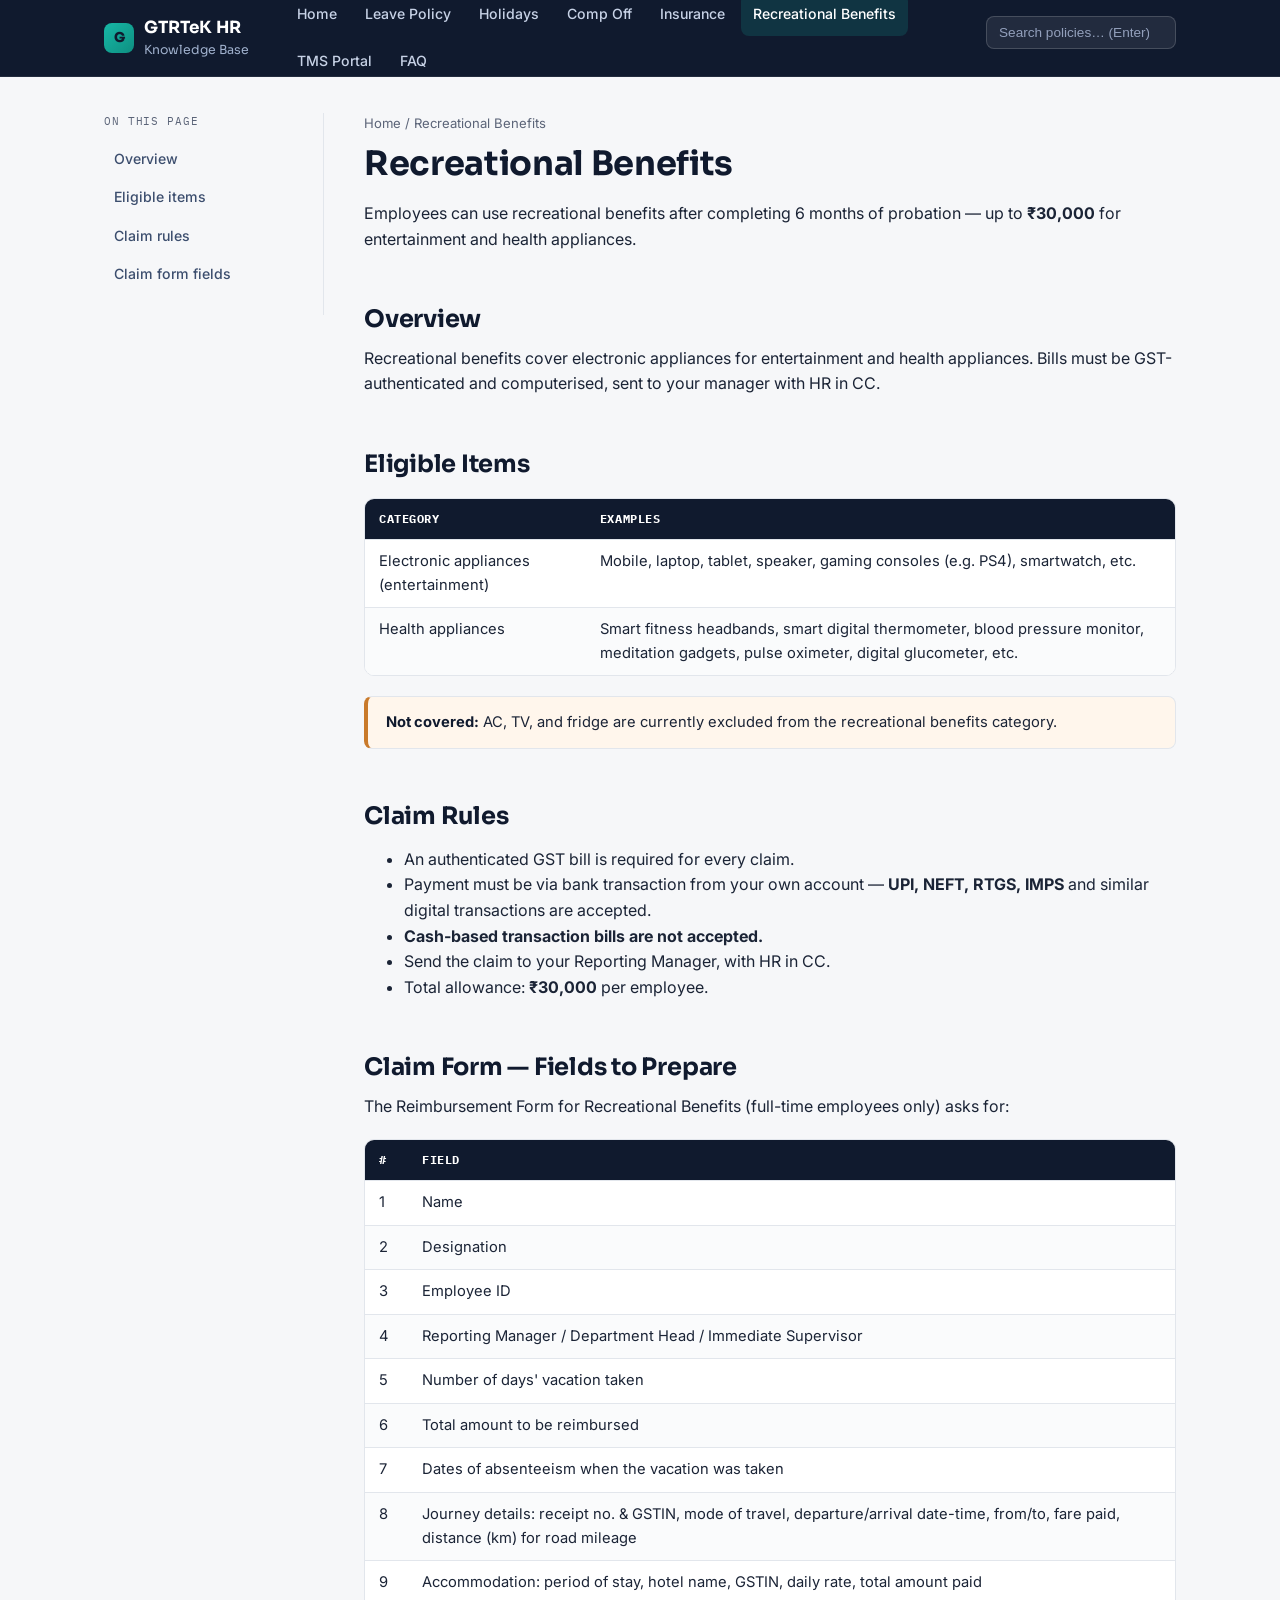
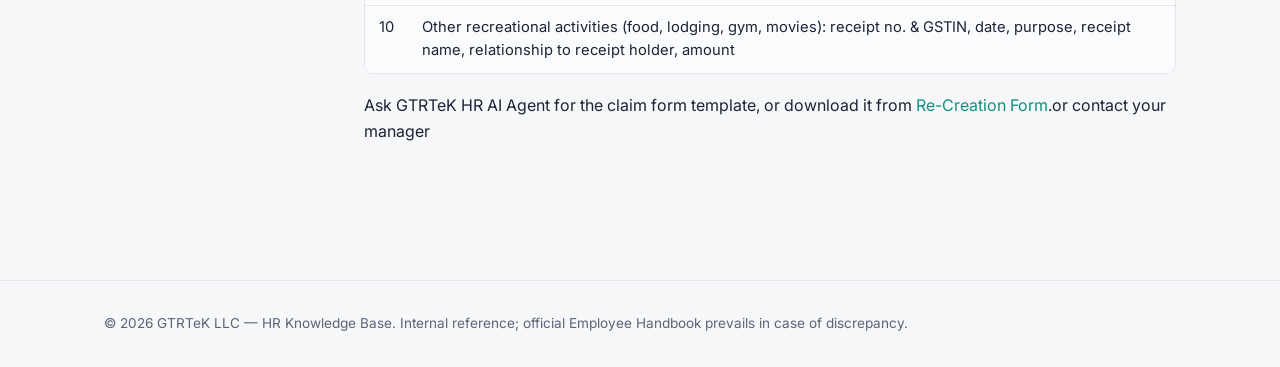
<file: recreational-benefits.html>
<!DOCTYPE html>
<html lang="en">
<head>
<meta charset="UTF-8">
<meta name="viewport" content="width=device-width, initial-scale=1.0">
<title>Recreational Benefits · GTRTeK HR Knowledge Base</title>
<meta name="description" content="Recreational benefits allowance and claim process at GTRTeK LLC.">
<link rel="preconnect" href="https://fonts.googleapis.com">
<link rel="preconnect" href="https://fonts.gstatic.com" crossorigin>
<link href="https://fonts.googleapis.com/css2?family=Sora:wght@600;700;800&family=Inter:wght@400;500;600;700&family=IBM+Plex+Mono:wght@500;600&display=swap" rel="stylesheet">
<link rel="stylesheet" href="assets/style.css">
<link rel="icon" href="data:image/svg+xml,<svg xmlns=%22http://www.w3.org/2000/svg%22 viewBox=%220 0 32 32%22><rect width=%2232%22 height=%2232%22 rx=%228%22 fill=%22%23101A2E%22/><text x=%2216%22 y=%2222%22 font-size=%2216%22 text-anchor=%22middle%22 fill=%22%2317B8A6%22 font-family=%22sans-serif%22 font-weight=%22800%22>G</text></svg>">
</head>
<body><a class="skip-link" href="#main">Skip to content</a>
<header class="topbar">
  <div class="topbar-inner">
    <a class="brand" href="index.html">
      <span class="mark">G</span>
      <span>GTRTeK HR<span class="sub">Knowledge Base</span></span>
    </a>
    <nav class="main-nav" aria-label="Primary">
        <a href="index.html">Home</a>
        <a href="GTRLeave-policy.html">Leave Policy</a>
        <a href="holiday-calendar.html">Holidays</a>
        <a href="comp-off-policy.html">Comp Off</a>
        <a href="health-insurance.html">Insurance</a>
        <a href="recreational-benefits.html" class="active">Recreational Benefits</a>
        <a href="https://tms.gtrtek.com/">TMS Portal</a>
        <a href="hr-faq.html">FAQ</a>
    </nav>
    <button class="nav-toggle" aria-label="Toggle navigation" aria-expanded="false">☰</button>
    <div class="topbar-search">
      <input type="search" id="site-search" placeholder="Search policies… (Enter)" aria-label="Search the knowledge base">
    </div>
  </div>
</header>
<main id="main" class="page">
<nav class="side-nav" aria-label="On this page">
  <span class="eyebrow">On this page</span>
  <ul>
    <li><a href="#overview">Overview</a></li>
    <li><a href="#eligible-items">Eligible items</a></li>
    <li><a href="#claim-rules">Claim rules</a></li>
    <li><a href="#form">Claim form fields</a></li>
  </ul>
</nav>
<div class="content">
<div class="crumb"><a href="index.html">Home</a> / Recreational Benefits</div>
<h1>Recreational Benefits</h1>
<p class="lead">Employees can use recreational benefits after completing 6 months of probation — up to <strong>₹30,000</strong> for entertainment and health appliances.</p>

<h2 id="overview">Overview</h2>
<p>Recreational benefits cover electronic appliances for entertainment and health appliances. Bills must be GST-authenticated and computerised, sent to your manager with HR in CC.</p>

<h2 id="eligible-items">Eligible Items</h2>
<div class="table-wrap" data-searchable>
<table>
<thead><tr><th>Category</th><th>Examples</th></tr></thead>
<tbody>
<tr><td>Electronic appliances (entertainment)</td><td>Mobile, laptop, tablet, speaker, gaming consoles (e.g. PS4), smartwatch, etc.</td></tr>
<tr><td>Health appliances</td><td>Smart fitness headbands, smart digital thermometer, blood pressure monitor, meditation gadgets, pulse oximeter, digital glucometer, etc.</td></tr>
</tbody>
</table>
</div>
<div class="callout warn">
  <strong>Not covered:</strong> AC, TV, and fridge are currently excluded from the recreational benefits category.
</div>

<h2 id="claim-rules">Claim Rules</h2>
<ul data-searchable>
<li>An authenticated GST bill is required for every claim.</li>
<li>Payment must be via bank transaction from your own account — <strong>UPI, NEFT, RTGS, IMPS</strong> and similar digital transactions are accepted.</li>
<li><strong>Cash-based transaction bills are not accepted.</strong></li>
<li>Send the claim to your Reporting Manager, with HR in CC.</li>
<li>Total allowance: <strong>₹30,000</strong> per employee.</li>
</ul>

<h2 id="form">Claim Form — Fields to Prepare</h2>
<p>The Reimbursement Form for Recreational Benefits (full-time employees only) asks for:</p>
<div class="table-wrap" data-searchable>
<table>
<thead><tr><th>#</th><th>Field</th></tr></thead>
<tbody>
<tr><td>1</td><td>Name</td></tr>
<tr><td>2</td><td>Designation</td></tr>
<tr><td>3</td><td>Employee ID</td></tr>
<tr><td>4</td><td>Reporting Manager / Department Head / Immediate Supervisor</td></tr>
<tr><td>5</td><td>Number of days' vacation taken</td></tr>
<tr><td>6</td><td>Total amount to be reimbursed</td></tr>
<tr><td>7</td><td>Dates of absenteeism when the vacation was taken</td></tr>
<tr><td>8</td><td>Journey details: receipt no. &amp; GSTIN, mode of travel, departure/arrival date-time, from/to, fare paid, distance (km) for road mileage</td></tr>
<tr><td>9</td><td>Accommodation: period of stay, hotel name, GSTIN, daily rate, total amount paid</td></tr>
<tr><td>10</td><td>Other recreational activities (food, lodging, gym, movies): receipt no. &amp; GSTIN, date, purpose, receipt name, relationship to receipt holder, amount</td></tr>
</tbody>
</table>
</div>
<p>Ask GTRTeK HR AI Agent for the claim form template, or download it from <a href="assets/RecreationalBenefits-ClaimForm 1.xlsx" target="_blank">Re-Creation Form</a>.or contact your manager</p>
</div></main><footer>
  <div class="shell">
    <div>© 2026 GTRTeK LLC — HR Knowledge Base. Internal reference; official Employee Handbook prevails in case of discrepancy.</div>

  </div>
</footer>
<script src="assets/script.js"></script>
</body>
</html>
</file>
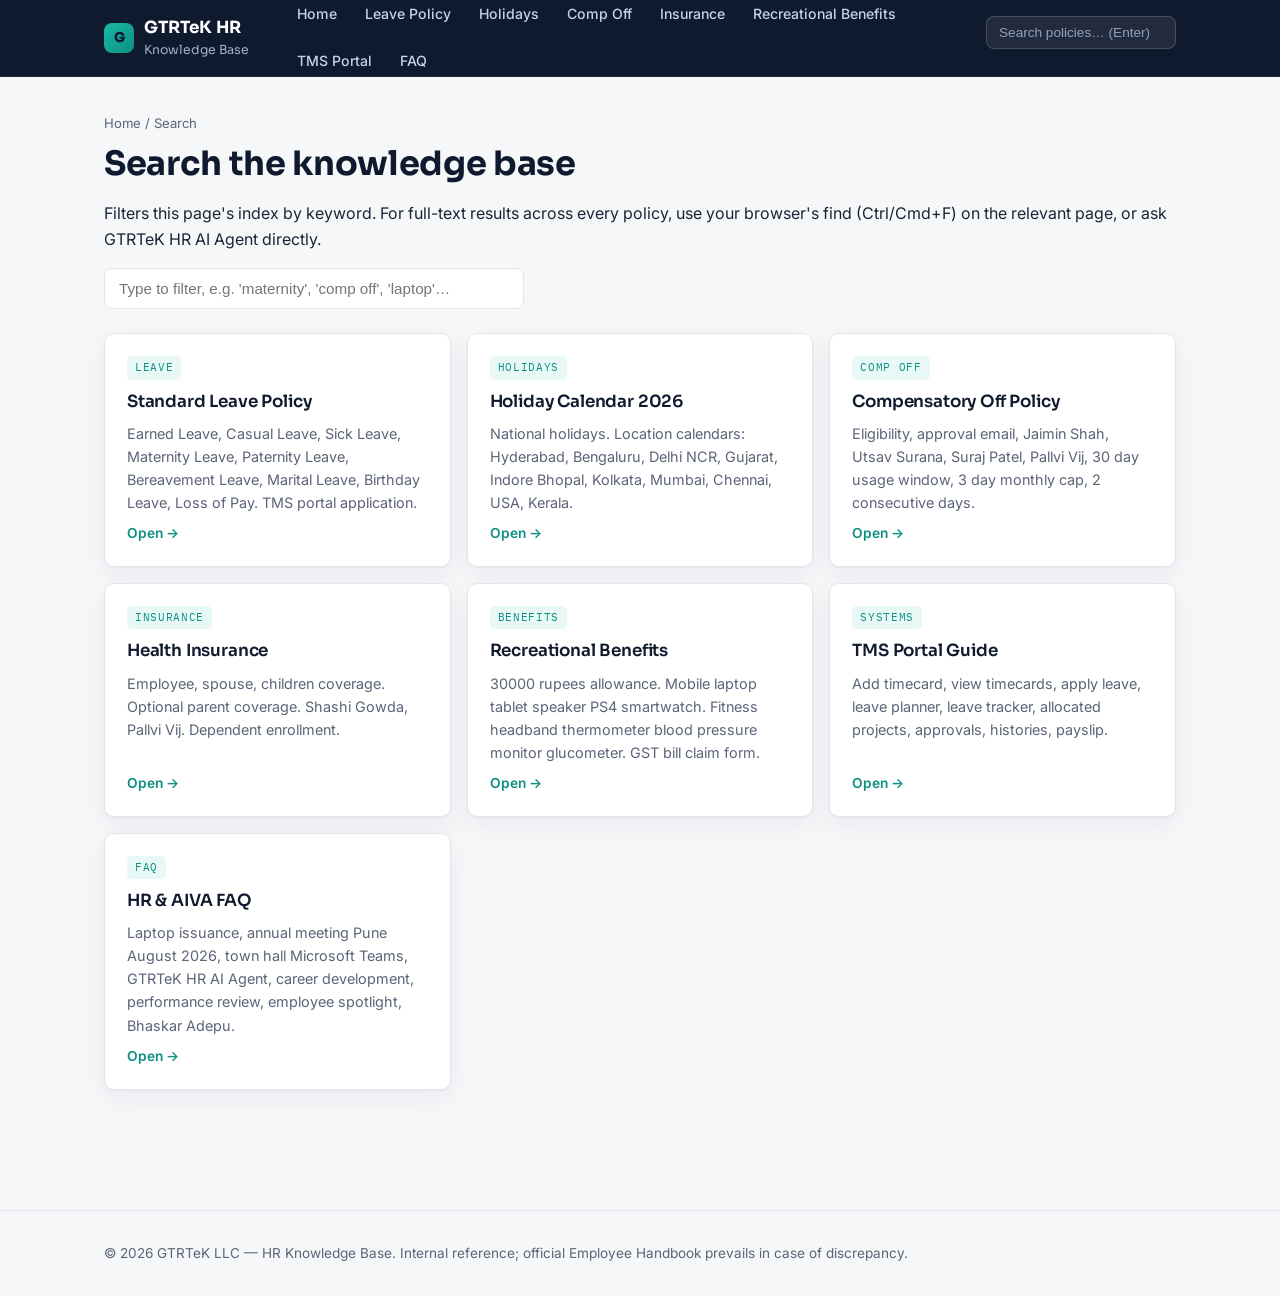
<file: search.html>
<!DOCTYPE html>
<html lang="en">
<head>
<meta charset="UTF-8">
<meta name="viewport" content="width=device-width, initial-scale=1.0">
<title>Search · GTRTeK HR Knowledge Base</title>
<meta name="description" content="Search the GTRTeK HR knowledge base.">
<link rel="preconnect" href="https://fonts.googleapis.com">
<link rel="preconnect" href="https://fonts.gstatic.com" crossorigin>
<link href="https://fonts.googleapis.com/css2?family=Sora:wght@600;700;800&family=Inter:wght@400;500;600;700&family=IBM+Plex+Mono:wght@500;600&display=swap" rel="stylesheet">
<link rel="stylesheet" href="assets/style.css">
<link rel="icon" href="data:image/svg+xml,<svg xmlns=%22http://www.w3.org/2000/svg%22 viewBox=%220 0 32 32%22><rect width=%2232%22 height=%2232%22 rx=%228%22 fill=%22%23101A2E%22/><text x=%2216%22 y=%2222%22 font-size=%2216%22 text-anchor=%22middle%22 fill=%22%2317B8A6%22 font-family=%22sans-serif%22 font-weight=%22800%22>G</text></svg>">
</head>
<body><a class="skip-link" href="#main">Skip to content</a>
<header class="topbar">
  <div class="topbar-inner">
    <a class="brand" href="index.html">
      <span class="mark">G</span>
      <span>GTRTeK HR<span class="sub">Knowledge Base</span></span>
    </a>
    <nav class="main-nav" aria-label="Primary">
        <a href="index.html">Home</a>
        <a href="GTRLeave-policy.html">Leave Policy</a>
        <a href="holiday-calendar.html">Holidays</a>
        <a href="comp-off-policy.html">Comp Off</a>
        <a href="health-insurance.html">Insurance</a>
        <a href="recreational-benefits.html">Recreational Benefits</a>
        <a href="https://tms.gtrtek.com/">TMS Portal</a>
        <a href="hr-faq.html">FAQ</a>
    </nav>
    <button class="nav-toggle" aria-label="Toggle navigation" aria-expanded="false">☰</button>
    <div class="topbar-search">
      <input type="search" id="site-search" placeholder="Search policies… (Enter)" aria-label="Search the knowledge base">
    </div>
  </div>
</header>
<main id="main" class="page no-sidebar"><div class="content">
<div class="crumb"><a href="index.html">Home</a> / Search</div>
<h1>Search the knowledge base</h1>
<p class="lead">Filters this page's index by keyword. For full-text results across every policy, use your browser's find (Ctrl/Cmd+F) on the relevant page, or ask GTRTeK HR AI Agent directly.</p>
<input type="search" id="page-filter" placeholder="Type to filter, e.g. 'maternity', 'comp off', 'laptop'…" style="width:100%;max-width:420px;padding:11px 14px;border:1px solid var(--line);border-radius:8px;font-size:.95rem;margin-bottom:24px;">
<div class="card-grid">

<div class="card" data-searchable>
<span class="tag">Leave</span>
<h3>Standard Leave Policy</h3>
<p>Earned Leave, Casual Leave, Sick Leave, Maternity Leave, Paternity Leave, Bereavement Leave, Marital Leave, Birthday Leave, Loss of Pay. TMS portal application.</p>
<a class="card-link" href="GTRLeave-policy.html">Open →</a>
</div>

<div class="card" data-searchable>
<span class="tag">Holidays</span>
<h3>Holiday Calendar 2026</h3>
<p>National holidays. Location calendars: Hyderabad, Bengaluru, Delhi NCR, Gujarat, Indore Bhopal, Kolkata, Mumbai, Chennai, USA, Kerala.</p>
<a class="card-link" href="holiday-calendar.html">Open →</a>
</div>

<div class="card" data-searchable>
<span class="tag">Comp Off</span>
<h3>Compensatory Off Policy</h3>
<p>Eligibility, approval email, Jaimin Shah, Utsav Surana, Suraj Patel, Pallvi Vij, 30 day usage window, 3 day monthly cap, 2 consecutive days.</p>
<a class="card-link" href="comp-off-policy.html">Open →</a>
</div>

<div class="card" data-searchable>
<span class="tag">Insurance</span>
<h3>Health Insurance</h3>
<p>Employee, spouse, children coverage. Optional parent coverage. Shashi Gowda, Pallvi Vij. Dependent enrollment.</p>
<a class="card-link" href="health-insurance.html">Open →</a>
</div>

<div class="card" data-searchable>
<span class="tag">Benefits</span>
<h3>Recreational Benefits</h3>
<p>30000 rupees allowance. Mobile laptop tablet speaker PS4 smartwatch. Fitness headband thermometer blood pressure monitor glucometer. GST bill claim form.</p>
<a class="card-link" href="recreational-benefits.html">Open →</a>
</div>

<div class="card" data-searchable>
<span class="tag">Systems</span>
<h3>TMS Portal Guide</h3>
<p>Add timecard, view timecards, apply leave, leave planner, leave tracker, allocated projects, approvals, histories, payslip.</p>
<a class="card-link" href="https://tms.gtrtek.com/">Open →</a>
</div>

<div class="card" data-searchable>
<span class="tag">FAQ</span>
<h3>HR &amp; AIVA FAQ</h3>
<p>Laptop issuance, annual meeting Pune August 2026, town hall Microsoft Teams, GTRTeK HR AI Agent, career development, performance review, employee spotlight, Bhaskar Adepu.</p>
<a class="card-link" href="hr-faq.html">Open →</a>
</div>

</div>
<p class="no-results">No matching topics. Try a different keyword or ask GTRTeK HR AI Agent.</p>
</div></main><footer>
  <div class="shell">
    <div>© 2026 GTRTeK LLC — HR Knowledge Base. Internal reference; official Employee Handbook prevails in case of discrepancy.</div>
  </div>
</footer>
<script src="assets/script.js"></script>
</body>
</html>
</file>
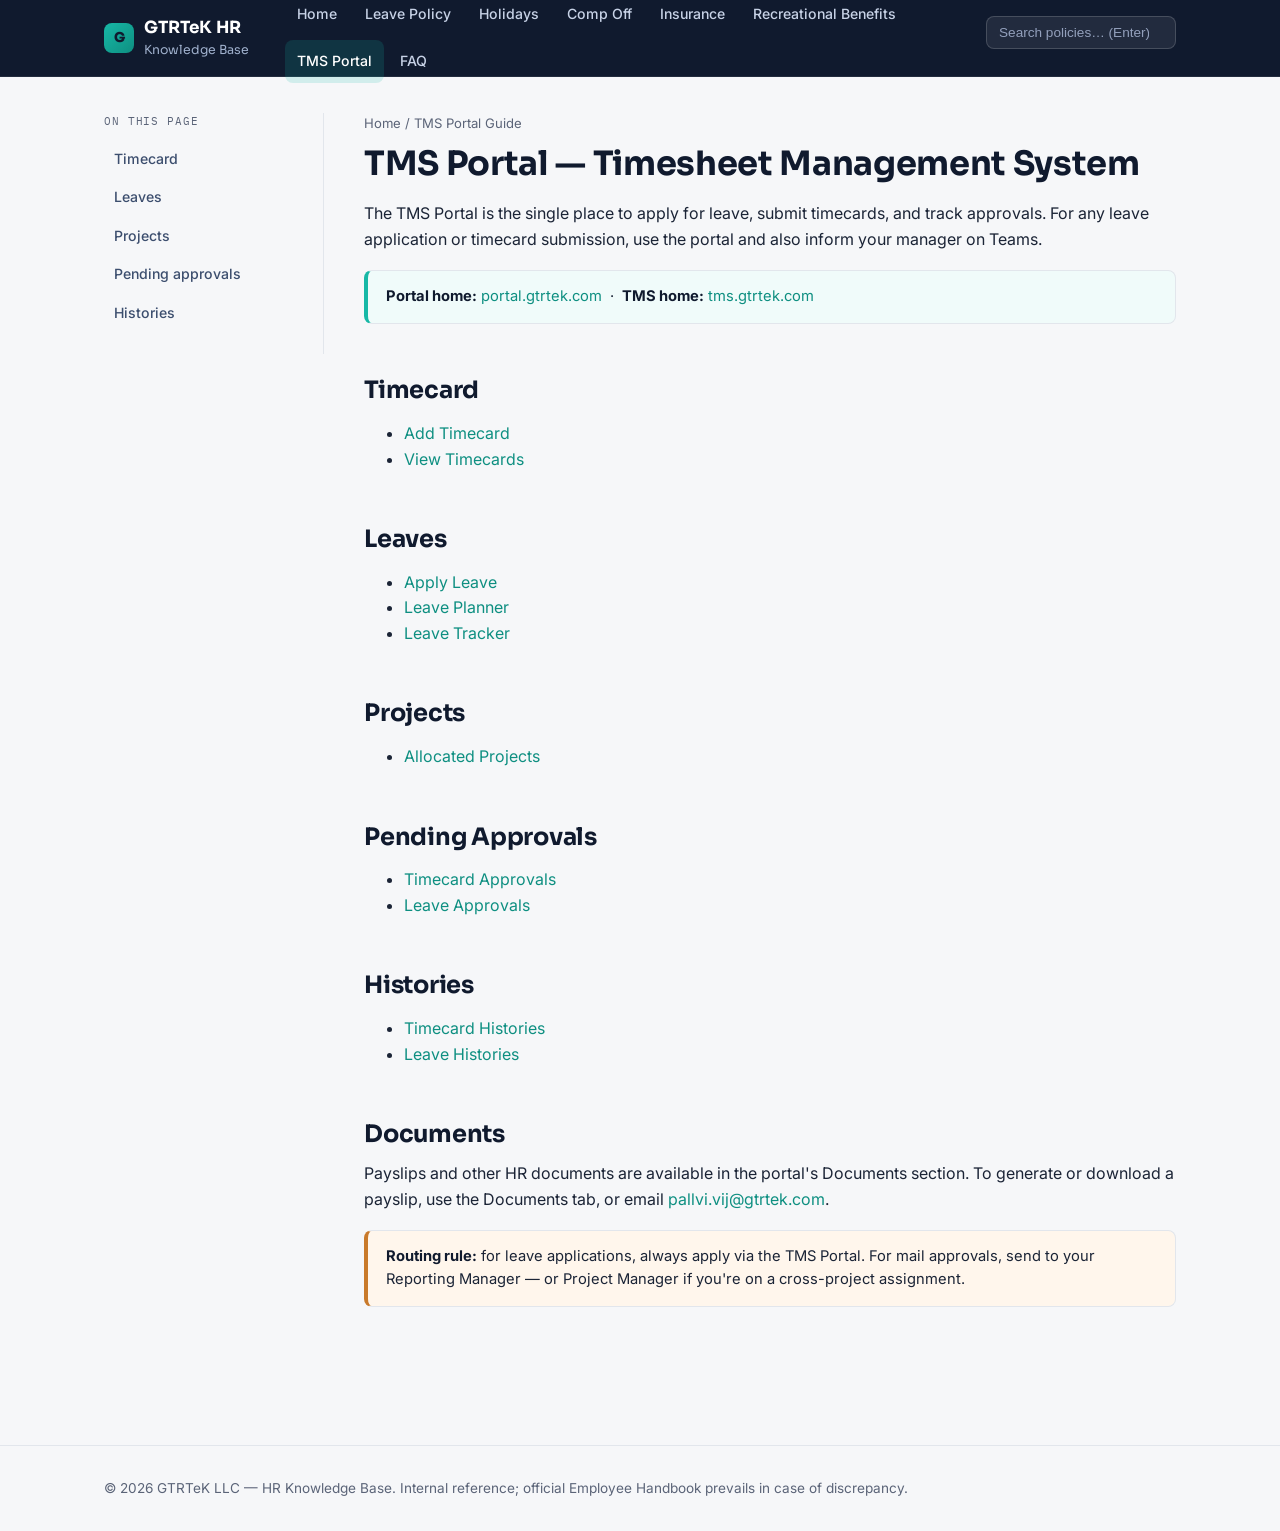
<file: tms-portal.html>
<!DOCTYPE html>
<html lang="en">
<head>
<meta charset="UTF-8">
<meta name="viewport" content="width=device-width, initial-scale=1.0">
<title>TMS Portal Guide · GTRTeK HR Knowledge Base</title>
<meta name="description" content="Guide to the GTRTeK Timesheet Management System portal — timecards, leaves, approvals.">
<link rel="preconnect" href="https://fonts.googleapis.com">
<link rel="preconnect" href="https://fonts.gstatic.com" crossorigin>
<link href="https://fonts.googleapis.com/css2?family=Sora:wght@600;700;800&family=Inter:wght@400;500;600;700&family=IBM+Plex+Mono:wght@500;600&display=swap" rel="stylesheet">
<link rel="stylesheet" href="assets/style.css">
<link rel="icon" href="data:image/svg+xml,<svg xmlns=%22http://www.w3.org/2000/svg%22 viewBox=%220 0 32 32%22><rect width=%2232%22 height=%2232%22 rx=%228%22 fill=%22%23101A2E%22/><text x=%2216%22 y=%2222%22 font-size=%2216%22 text-anchor=%22middle%22 fill=%22%2317B8A6%22 font-family=%22sans-serif%22 font-weight=%22800%22>G</text></svg>">
</head>
<body><a class="skip-link" href="#main">Skip to content</a>
<header class="topbar">
  <div class="topbar-inner">
    <a class="brand" href="index.html">
      <span class="mark">G</span>
      <span>GTRTeK HR<span class="sub">Knowledge Base</span></span>
    </a>
    <nav class="main-nav" aria-label="Primary">
        <a href="index.html">Home</a>
        <a href="GTRLeave-policy.html">Leave Policy</a>
        <a href="holiday-calendar.html">Holidays</a>
        <a href="comp-off-policy.html">Comp Off</a>
        <a href="health-insurance.html">Insurance</a>
        <a href="recreational-benefits.html">Recreational Benefits</a>
        <a href="tms-portal.html" class="active">TMS Portal</a>
        <a href="hr-faq.html">FAQ</a>
    </nav>
    <button class="nav-toggle" aria-label="Toggle navigation" aria-expanded="false">☰</button>
    <div class="topbar-search">
      <input type="search" id="site-search" placeholder="Search policies… (Enter)" aria-label="Search the knowledge base">
    </div>
  </div>
</header>
<main id="main" class="page">
<nav class="side-nav" aria-label="On this page">
  <span class="eyebrow">On this page</span>
  <ul>
    <li><a href="#timecard">Timecard</a></li>
    <li><a href="#leaves">Leaves</a></li>
    <li><a href="#projects">Projects</a></li>
    <li><a href="#approvals">Pending approvals</a></li>
    <li><a href="#histories">Histories</a></li>
  </ul>
</nav><div class="content">
<div class="crumb"><a href="index.html">Home</a> / TMS Portal Guide</div>
<h1>TMS Portal — Timesheet Management System</h1>
<p class="lead">The TMS Portal is the single place to apply for leave, submit timecards, and track approvals. For any leave application or timecard submission, use the portal and also inform your manager on Teams.</p>

<div class="callout">
  <strong>Portal home:</strong> <a href="https://portal.gtrtek.com/" target="_blank" rel="noopener">portal.gtrtek.com</a> &nbsp;·&nbsp;
  <strong>TMS home:</strong> <a href="https://tms.gtrtek.com/" target="_blank" rel="noopener">tms.gtrtek.com</a>
</div>

<h2 id="timecard">Timecard</h2>
<ul data-searchable>
<li><a href="https://tms.gtrtek.com/add-timecard" target="_blank" rel="noopener">Add Timecard</a></li>
<li><a href="https://tms.gtrtek.com/view-timecards" target="_blank" rel="noopener">View Timecards</a></li>
</ul>

<h2 id="leaves">Leaves</h2>
<ul data-searchable>
<li><a href="https://tms.gtrtek.com/apply-leave" target="_blank" rel="noopener">Apply Leave</a></li>
<li><a href="https://tms.gtrtek.com/leave-planner" target="_blank" rel="noopener">Leave Planner</a></li>
<li><a href="https://tms.gtrtek.com/leave-tracker" target="_blank" rel="noopener">Leave Tracker</a></li>
</ul>

<h2 id="projects">Projects</h2>
<ul data-searchable>
<li><a href="https://tms.gtrtek.com/allocated-projects" target="_blank" rel="noopener">Allocated Projects</a></li>
</ul>

<h2 id="approvals">Pending Approvals</h2>
<ul data-searchable>
<li><a href="https://tms.gtrtek.com/timecard-approvals" target="_blank" rel="noopener">Timecard Approvals</a></li>
<li><a href="https://tms.gtrtek.com/leave-approvals" target="_blank" rel="noopener">Leave Approvals</a></li>
</ul>

<h2 id="histories">Histories</h2>
<ul data-searchable>
<li><a href="https://tms.gtrtek.com/timecard-histories" target="_blank" rel="noopener">Timecard Histories</a></li>
<li><a href="https://tms.gtrtek.com/leave-histories" target="_blank" rel="noopener">Leave Histories</a></li>
</ul>

<h2>Documents</h2>
<p>Payslips and other HR documents are available in the portal's Documents section. To generate or download a payslip, use the Documents tab, or email <a href="mailto:pallvi.vij@gtrtek.com">pallvi.vij@gtrtek.com</a>.</p>

<div class="callout warn">
  <strong>Routing rule:</strong> for leave applications, always apply via the TMS Portal. For mail approvals, send to your Reporting Manager — or Project Manager if you're on a cross-project assignment.
</div>
</div></main><footer>
  <div class="shell">
    <div>© 2026 GTRTeK LLC — HR Knowledge Base. Internal reference; official Employee Handbook prevails in case of discrepancy.</div>

  </div>
</footer>
<script src="assets/script.js"></script>
</body>
</html>
</file>
<file: assets/style.css>
/* ============================================================
   GTRTeK HR Knowledge Base — stylesheet
   Palette: Ink Navy #101A2E, Deep Steel #223350, Signal Teal #17B8A6,
            Paper #F6F7F9, Line #E2E6EC, Warn Amber #C97A2B
   Type: 'Sora' (display/headings), 'Inter' (body/UI), 'IBM Plex Mono' (data/labels)
   ============================================================ */

:root{
  --ink:#101A2E;
  --steel:#223350;
  --steel-soft:#3C4E6E;
  --teal:#17B8A6;
  --teal-deep:#0E8F81;
  --amber:#C97A2B;
  --paper:#F6F7F9;
  --card:#FFFFFF;
  --line:#E2E6EC;
  --text:#1B2436;
  --text-soft:#5B6478;
  --radius:10px;
  --maxw:1120px;
  --shadow: 0 1px 2px rgba(16,26,46,0.04), 0 8px 24px rgba(16,26,46,0.06);
}

*{box-sizing:border-box;}
html{scroll-behavior:smooth;}
body{
  margin:0;
  background:var(--paper);
  color:var(--text);
  font-family:'Inter', -apple-system, BlinkMacSystemFont, "Segoe UI", sans-serif;
  font-size:16px;
  line-height:1.6;
  -webkit-font-smoothing:antialiased;
}

h1,h2,h3,h4{
  font-family:'Sora', 'Inter', sans-serif;
  color:var(--ink);
  line-height:1.2;
  margin:0 0 .5em;
  letter-spacing:-0.01em;
}
h1{font-size:2.1rem; font-weight:700;}
h2{font-size:1.5rem; font-weight:700; margin-top:2.2em;}
h3{font-size:1.15rem; font-weight:600; margin-top:1.6em;}
p{margin:0 0 1em; color:var(--text);}
a{color:var(--teal-deep); text-decoration:none;}
a:hover{text-decoration:underline;}
code, .mono{font-family:'IBM Plex Mono', 'SFMono-Regular', monospace; font-size:.85em;}

.skip-link{
  position:absolute; left:-999px; top:0; background:var(--ink); color:#fff;
  padding:10px 16px; z-index:200; border-radius:0 0 8px 0;
}
.skip-link:focus{left:0;}

/* ---------- Top bar ---------- */
.topbar{
  position:sticky; top:0; z-index:100;
  background:var(--ink);
  border-bottom:1px solid rgba(255,255,255,0.08);
}
.topbar-inner{
  max-width:var(--maxw); margin:0 auto; padding:0 24px;
  display:flex; align-items:center; gap:24px; height:64px;
  margin-bottom: 12px;;
}
.brand{
  display:flex; align-items:center; gap:10px;
  font-family:'Sora',sans-serif; font-weight:700; color:#fff; font-size:1.05rem;
  white-space:nowrap;
  margin-top: 12px;
}
.brand .mark{
  width:30px; height:30px; border-radius:8px;
  background:linear-gradient(135deg, var(--teal), var(--teal-deep));
  display:flex; align-items:center; justify-content:center;
  color:var(--ink); font-weight:800; font-size:.85rem; font-family:'Sora',sans-serif;
}
.brand .sub{color:#9FB0CC; font-weight:400; font-size:.78rem; display:block;}

.nav-toggle{
  display:none; background:none; border:1px solid rgba(255,255,255,0.25);
  color:#fff; border-radius:8px; padding:8px 10px; margin-left:auto; cursor:pointer;
}

.main-nav{display:flex; gap:4px; margin-left:12px; flex-wrap:wrap; margin-top:12px;}
.main-nav a{
  color:#C7D2E6; font-size:.88rem; font-weight:500; padding:10px 12px;
  border-radius:8px; white-space:nowrap;
}
.main-nav a:hover{color:#fff; background:rgba(255,255,255,0.06); text-decoration:none;}
.main-nav a.active{color:#fff; background:rgba(23,184,166,0.16);}

.topbar-search{margin-left:auto; display:flex; align-items:center;}
#site-search{
  background:rgba(255,255,255,0.08); border:1px solid rgba(255,255,255,0.16);
  color:#fff; border-radius:8px; padding:8px 12px; font-size:.85rem; width:190px;
}
#site-search::placeholder{color:#93A0BC;}
#site-search:focus{outline:2px solid var(--teal); outline-offset:1px;}

/* ---------- Layout shell ---------- */
.shell{max-width:var(--maxw); margin:0 auto; padding:0 24px;}
.page{
  display:grid; grid-template-columns:220px 1fr; gap:40px;
  max-width:var(--maxw); margin:0 auto; padding:36px 24px 80px;
  align-items:start;
}
.page.no-sidebar{grid-template-columns:1fr;}

.side-nav{
  position:sticky; top:88px;
  border-right:1px solid var(--line);
  padding-right:20px;
}
.side-nav .eyebrow{
  font-family:'IBM Plex Mono', monospace; text-transform:uppercase; font-size:.7rem;
  letter-spacing:.08em; color:var(--text-soft); margin-bottom:10px; display:block;
}
.side-nav ul{list-style:none; margin:0 0 22px; padding:0;}
.side-nav li{margin-bottom:2px;}
.side-nav a{
  display:block; padding:7px 10px; border-radius:7px; font-size:.88rem;
  color:var(--steel-soft); font-weight:500;
}
.side-nav a:hover{background:#EEF1F5; text-decoration:none; color:var(--ink);}
.side-nav a.active{background:rgba(23,184,166,0.12); color:var(--teal-deep); font-weight:600;}

.content{min-width:0;}

/* ---------- Hero (home) ---------- */
.hero{
  background:radial-gradient(circle at 14% 18%, rgba(23,184,166,0.16), transparent 46%), var(--ink);
  color:#fff; padding:64px 24px 56px;
}
.hero-inner{max-width:var(--maxw); margin:0 auto;}
.hero .eyebrow{
  font-family:'IBM Plex Mono', monospace; font-size:.78rem; letter-spacing:.1em;
  text-transform:uppercase; color:var(--teal); margin-bottom:14px; display:inline-block;
  border:1px solid rgba(23,184,166,0.4); padding:5px 10px; border-radius:20px;
}
.hero h1{color:#fff; font-size:2.5rem; max-width:680px;}
.hero p.lead{color:#B9C4DA; font-size:1.08rem; max-width:600px;}
.hero-actions{display:flex; gap:12px; margin-top:24px; flex-wrap:wrap;}
.btn{
  display:inline-flex; align-items:center; gap:8px; padding:11px 18px;
  border-radius:8px; font-weight:600; font-size:.92rem; cursor:pointer; border:1px solid transparent;
}
.btn-primary{background:var(--teal); color:var(--ink);}
.btn-primary:hover{background:#28CBB8; text-decoration:none;}
.btn-ghost{background:transparent; color:#fff; border-color:rgba(255,255,255,0.3);}
.btn-ghost:hover{background:rgba(255,255,255,0.08); text-decoration:none;}

/* ---------- Cards / grids ---------- */
.section{max-width:var(--maxw); margin:0 auto; padding:48px 24px;}
.section-head{display:flex; justify-content:space-between; align-items:flex-end; margin-bottom:24px; gap:16px; flex-wrap:wrap;}
.section-head h2{margin:0;}
.section-head .meta{color:var(--text-soft); font-size:.9rem;}

.card-grid{display:grid; grid-template-columns:repeat(3,1fr); gap:16px;}
@media(max-width:900px){.card-grid{grid-template-columns:repeat(2,1fr);}}
@media(max-width:640px){.card-grid{grid-template-columns:1fr;}}

.card{
  background:var(--card); border:1px solid var(--line); border-radius:var(--radius);
  padding:22px; box-shadow:var(--shadow); transition:transform .15s ease, box-shadow .15s ease;
  display:flex; flex-direction:column; gap:8px;
}
.card:hover{transform:translateY(-2px); box-shadow:0 12px 28px rgba(16,26,46,0.1);}
.card .tag{
  font-family:'IBM Plex Mono',monospace; font-size:.68rem; text-transform:uppercase;
  letter-spacing:.06em; color:var(--teal-deep); background:rgba(23,184,166,0.1);
  padding:3px 8px; border-radius:5px; width:fit-content;
}
.card h3{margin:4px 0 2px; font-size:1.05rem;}
.card p{color:var(--text-soft); font-size:.9rem; margin:0;}
.card a.card-link{font-size:.86rem; font-weight:600; margin-top:auto;}

/* ---------- Tables ---------- */
.table-wrap{overflow-x:auto; border:1px solid var(--line); border-radius:var(--radius); margin:1.2em 0;}
table{border-collapse:collapse; width:100%; font-size:.92rem; background:var(--card);}
thead th{
  background:var(--ink); color:#fff; text-align:left; padding:11px 14px;
  font-family:'IBM Plex Mono',monospace; font-size:.72rem; text-transform:uppercase; letter-spacing:.05em;
  position:sticky; top:0;
}
tbody td{padding:10px 14px; border-top:1px solid var(--line); vertical-align:top;}
tbody tr:nth-child(even){background:#FAFBFC;}
tbody tr.weekend td{background:#FFF3E7;}
td.badge-weekend{color:var(--amber); font-weight:600; font-size:.8rem;}

/* ---------- Callouts ---------- */
.callout{
  border:1px solid var(--line); border-left:4px solid var(--teal);
  background:#F0FBFA; border-radius:8px; padding:14px 18px; margin:1.2em 0; font-size:.92rem;
}
.callout.warn{border-left-color:var(--amber); background:#FFF6EC;}
.callout strong{color:var(--ink);}

/* ---------- Steps ---------- */
.steps{list-style:none; margin:1.4em 0; padding:0; counter-reset:step;}
.steps li{
  counter-increment:step; position:relative; padding:6px 0 14px 40px; border-left:2px solid var(--line);
  margin-left:14px;
}
.steps li:last-child{border-left-color:transparent;}
.steps li::before{
  content:counter(step); position:absolute; left:-14px; top:2px;
  width:28px; height:28px; border-radius:50%; background:var(--ink); color:#fff;
  font-family:'IBM Plex Mono',monospace; font-size:.78rem; font-weight:700;
  display:flex; align-items:center; justify-content:center;
}
.steps li strong{color:var(--ink); display:block; margin-bottom:2px;}

/* ---------- Definition list / FAQ ---------- */
.faq-item{border-bottom:1px solid var(--line); padding:16px 0;}
.faq-item summary{
  font-weight:600; color:var(--ink); cursor:pointer; list-style:none; display:flex;
  justify-content:space-between; align-items:center; gap:12px;
}
.faq-item summary::-webkit-details-marker{display:none;}
.faq-item summary::after{content:"+"; font-size:1.2rem; color:var(--teal-deep); font-weight:400;}
.faq-item[open] summary::after{content:"–";}
.faq-item p{margin-top:10px; color:var(--text-soft);}

/* ---------- Location tabs (holiday calendar) ---------- */
.loc-tabs{display:flex; flex-wrap:wrap; gap:8px; margin:18px 0 26px;}
.loc-tab{
  border:1px solid var(--line); background:var(--card); padding:7px 14px; border-radius:20px;
  font-size:.85rem; font-weight:600; color:var(--steel-soft); cursor:pointer;
}
.loc-tab:hover{border-color:var(--teal);}
.loc-tab.active{background:var(--ink); color:#fff; border-color:var(--ink);}
.loc-panel{display:none;}
.loc-panel.active{display:block;}

/* ---------- Contacts ---------- */
.contact-grid{display:grid; grid-template-columns:repeat(auto-fill,minmax(230px,1fr)); gap:14px; margin:1em 0;}
.contact-card{border:1px solid var(--line); border-radius:8px; padding:14px 16px; background:var(--card);}
.contact-card .role{color:var(--text-soft); font-size:.8rem; text-transform:uppercase; letter-spacing:.04em; font-family:'IBM Plex Mono',monospace;}
.contact-card .name{font-weight:700; color:var(--ink); margin:2px 0 4px;}

/* ---------- Footer ---------- */
footer{
  border-top:1px solid var(--line); margin-top:40px; padding:32px 24px;
  color:var(--text-soft); font-size:.85rem;
}
footer .shell{display:flex; justify-content:space-between; flex-wrap:wrap; gap:12px;}

/* ---------- Breadcrumb ---------- */
.crumb{font-size:.82rem; color:var(--text-soft); margin-bottom:10px;}
.crumb a{color:var(--text-soft);}
.crumb a:hover{color:var(--teal-deep);}

/* ---------- Search results state ---------- */
[data-searchable].is-hidden{display:none !important;}
.no-results{display:none; color:var(--text-soft); padding:40px 0; text-align:center;}
.no-results.show{display:block;}

/* ---------- Responsive ---------- */
@media(max-width:860px){
  .main-nav{
    position:fixed; top:64px; left:0; right:0; bottom:0; background:var(--ink);
    flex-direction:column; padding:16px; transform:translateY(-110%); transition:transform .2s ease;
    overflow-y:auto; z-index:99;margin:0px;
  }
  .main-nav.open{transform:translateY(0);}
  .main-nav a{font-size:1rem; padding:14px 12px; border-bottom:1px solid rgba(255,255,255,0.08);}
  .nav-toggle{display:block;}
  .topbar-search{display:none;}
  .page{grid-template-columns:1fr;}
  .side-nav{position:static; border-right:none; border-bottom:1px solid var(--line); padding:0 0 16px; margin-bottom:16px;}
  .side-nav ul{display:flex; flex-wrap:wrap; gap:6px;}
  .side-nav li{margin:0;}
}
</file>
